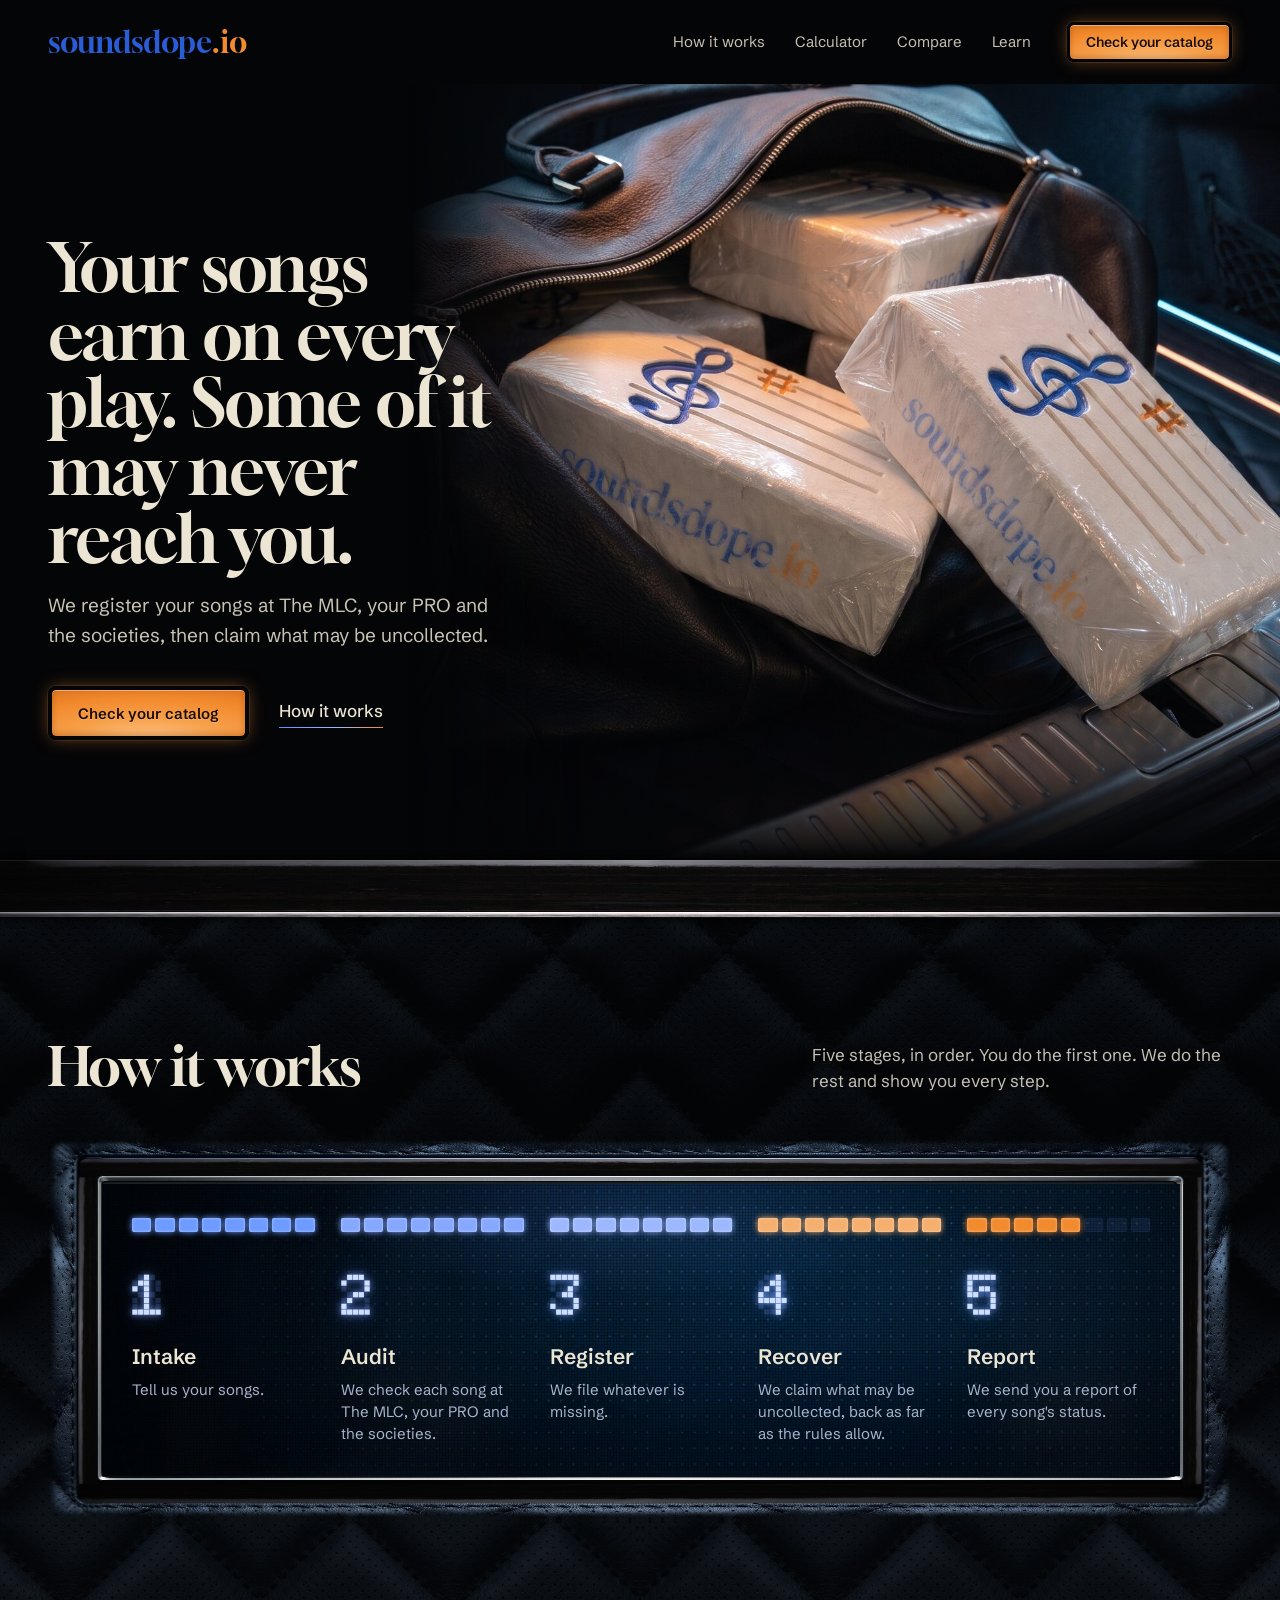
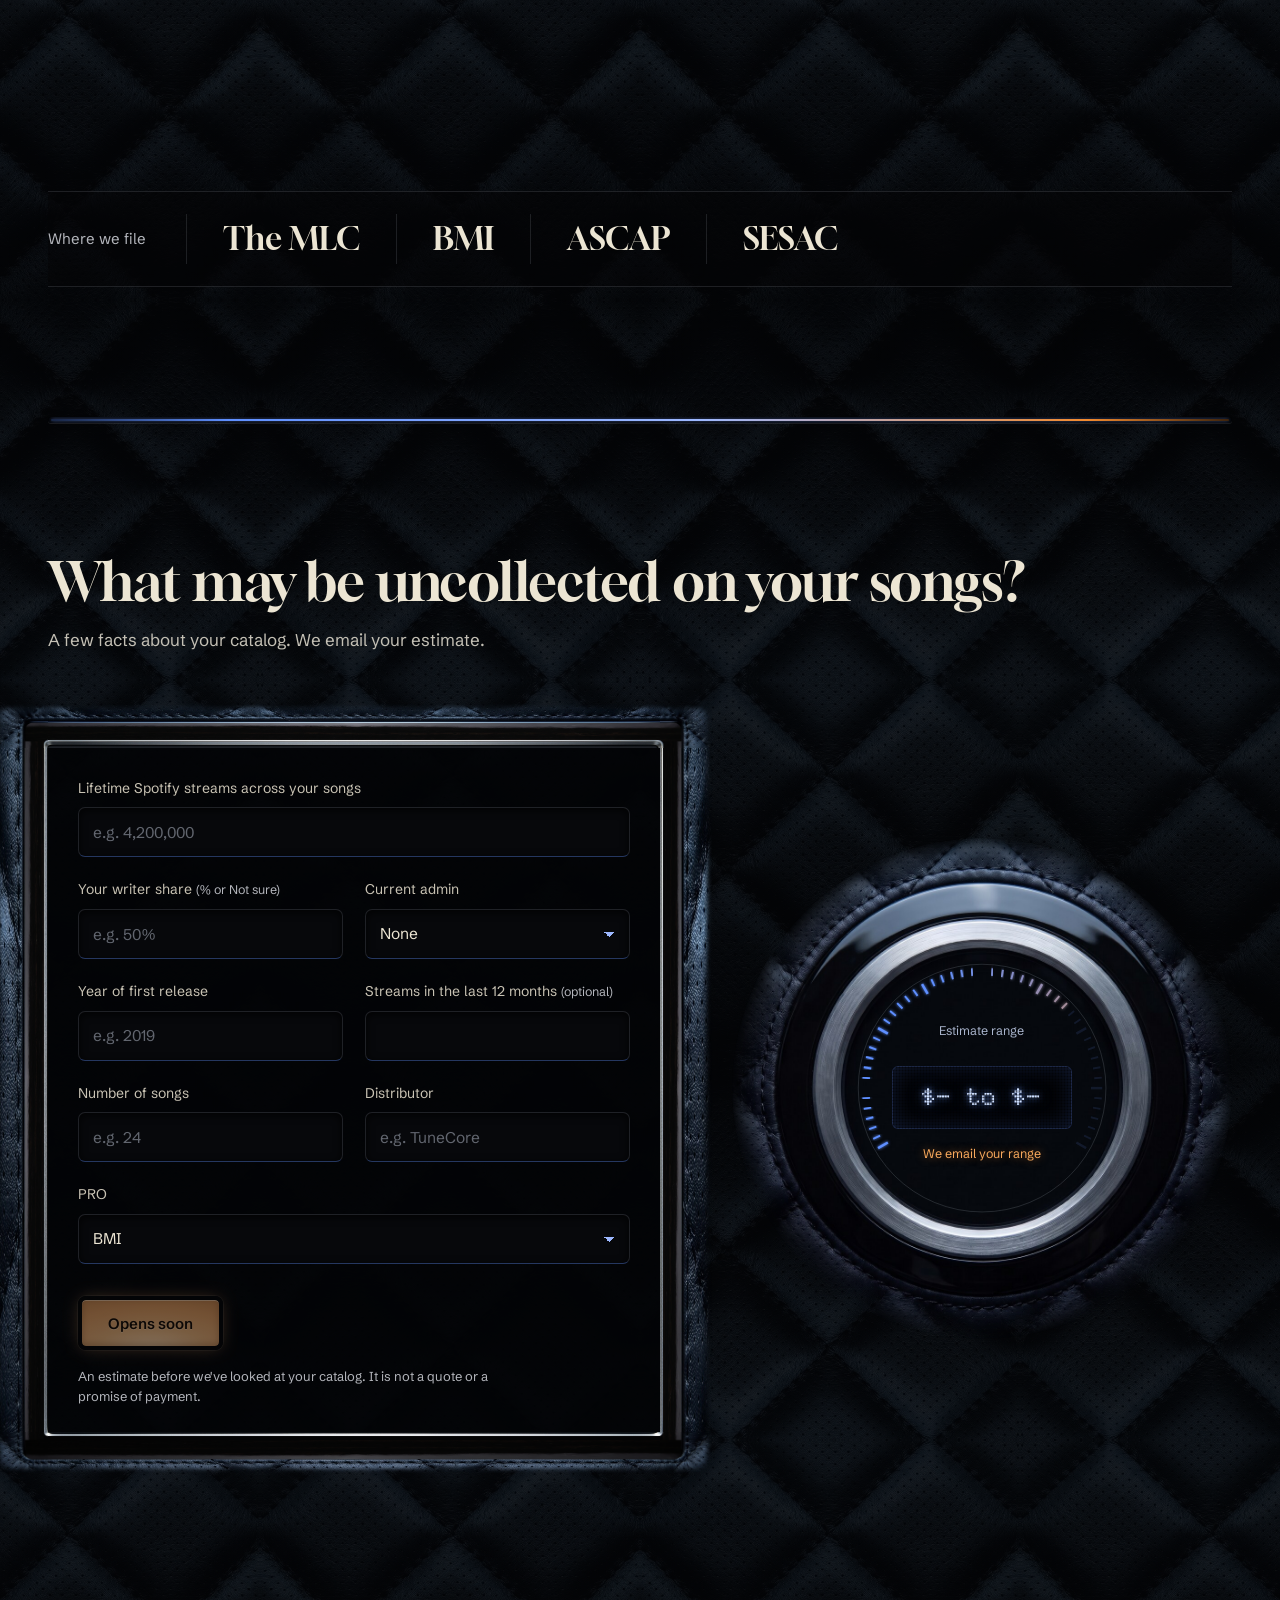
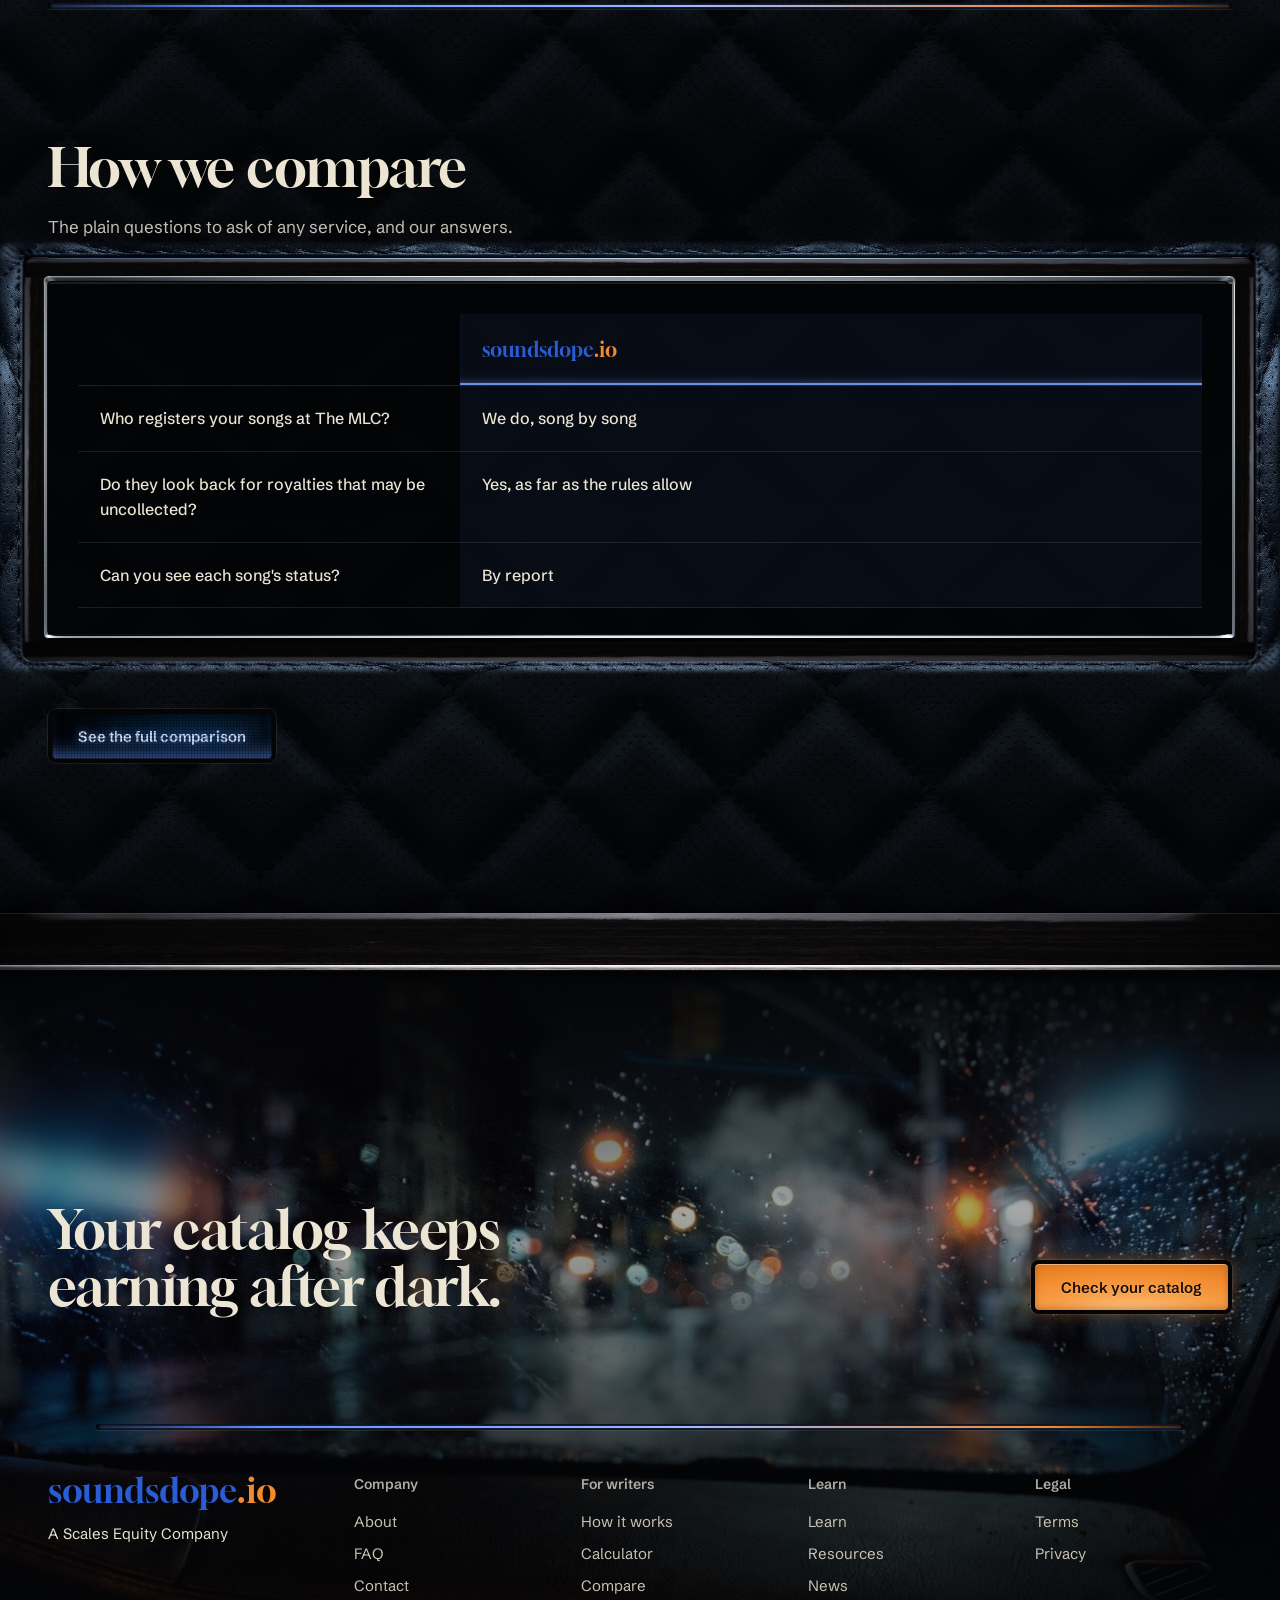
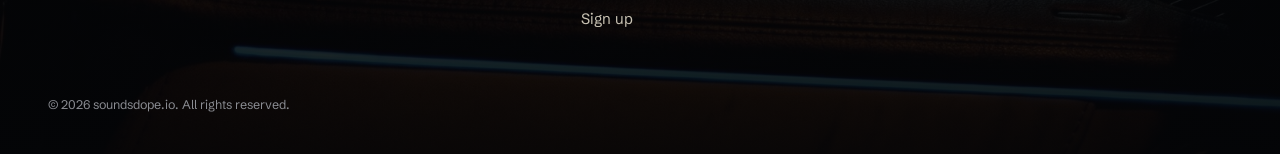
<file: index.html>
<!doctype html>
<html lang="en">
<head>
<meta charset="utf-8">
<meta name="viewport" content="width=device-width, initial-scale=1">
<title>soundsdope.io</title>
<meta name="description" content="We register your songs at The MLC, your PRO and the societies, then claim what may be uncollected.">
<meta name="robots" content="noindex, nofollow">
<link rel="canonical" href="https://www.soundsdope.io/">
<link rel="icon" href="/favicon.svg" type="image/svg+xml">
<link rel="icon" href="/favicon-32.png" sizes="32x32" type="image/png">
<link rel="apple-touch-icon" href="/apple-touch-icon.png">
<meta property="og:type" content="website"><meta property="og:site_name" content="soundsdope.io">
<meta property="og:title" content="soundsdope.io"><meta property="og:description" content="We register your songs at The MLC, your PRO and the societies, then claim what may be uncollected.">
<meta property="og:url" content="https://www.soundsdope.io/"><meta property="og:image" content="https://www.soundsdope.io/og.jpg">
<meta name="twitter:card" content="summary_large_image">
<meta name="theme-color" content="#05070B">
<link rel="preconnect" href="https://fonts.googleapis.com"><link rel="preconnect" href="https://fonts.gstatic.com" crossorigin>
<link rel="stylesheet" href="https://fonts.googleapis.com/css2?family=Doto:wght@500;700;900&family=Gloock&family=Schibsted+Grotesk:wght@400;500;600;700&display=swap">
<link rel="stylesheet" href="/assets/cabin.css">
<style>
.key[disabled]{opacity:.55;cursor:not-allowed;filter:grayscale(.4)}
.soon{font-size:13px;color:#A6A8AE;margin-top:10px}
</style>
</head>
<body>
<header class="nav"><div class="bar">
  <a class="wm" href="/">soundsdope<i>.io</i></a>
  <nav class="links" aria-label="Main"><a href="/how-it-works/">How it works</a><a href="/calculator/">Calculator</a><a href="/compare/">Compare</a><a href="/learn/">Learn</a></nav>
  <a class="key go sm" href="/calculator/">Check your catalog</a>
</div></header>
<main id="top">
  <!-- 1 HERO -->
  <section class="hero">
    <div class="ph" role="img" aria-label="soundsdope.io bricks spilling from a black leather duffle in a car trunk"></div>
    <div class="wrap">
      <h1>Your songs earn on every play. Some of it may never reach you.</h1>
      <p class="lede">We register your songs at The MLC, your PRO and the societies, then claim what may be uncollected.</p>
      <div class="ctas"><a class="key go" href="#calculator">Check your catalog</a><a class="textlink" href="#how">How it works</a></div>
    </div>
    </section><div class="trim" role="presentation"></div>

  <!-- 2 HOW IT WORKS -->
  <section class="how" id="how"><div class="wrap">
    <div class="head">
      <h2>How it works</h2>
      <p class="lede">Five stages, in order. You do the first one. We do the rest and show you every step.</p>
    </div>
    <div class="cluster panel">
      <div class="bars" aria-hidden="true"><span><i class="on" style="--c:#6E9BFF"></i><i class="on" style="--c:#6E9BFF"></i><i class="on" style="--c:#6E9BFF"></i><i class="on" style="--c:#6E9BFF"></i><i class="on" style="--c:#6E9BFF"></i><i class="on" style="--c:#6E9BFF"></i><i class="on" style="--c:#6E9BFF"></i><i class="on" style="--c:#6E9BFF"></i></span><span><i class="on" style="--c:#86A8FF"></i><i class="on" style="--c:#86A8FF"></i><i class="on" style="--c:#86A8FF"></i><i class="on" style="--c:#86A8FF"></i><i class="on" style="--c:#86A8FF"></i><i class="on" style="--c:#86A8FF"></i><i class="on" style="--c:#86A8FF"></i><i class="on" style="--c:#86A8FF"></i></span><span><i class="on" style="--c:#9DB8FF"></i><i class="on" style="--c:#9DB8FF"></i><i class="on" style="--c:#9DB8FF"></i><i class="on" style="--c:#9DB8FF"></i><i class="on" style="--c:#9DB8FF"></i><i class="on" style="--c:#9DB8FF"></i><i class="on" style="--c:#9DB8FF"></i><i class="on" style="--c:#9DB8FF"></i></span><span><i class="on" style="--c:#F5B070"></i><i class="on" style="--c:#F5B070"></i><i class="on" style="--c:#F5B070"></i><i class="on" style="--c:#F5B070"></i><i class="on" style="--c:#F5B070"></i><i class="on" style="--c:#F5B070"></i><i class="on" style="--c:#F5B070"></i><i class="on" style="--c:#F5B070"></i></span><span><i class="on" style="--c:#F28A2E"></i><i class="on" style="--c:#F28A2E"></i><i class="on" style="--c:#F28A2E"></i><i class="on" style="--c:#F28A2E"></i><i class="on" style="--c:#F28A2E"></i><i></i><i></i><i></i></span></div>
      <ol class="track" aria-label="The five stages">
        <li class="stop"><span class="n seg" data-ghost="8">1</span><h3>Intake</h3><p>Tell us your songs.</p></li>
        <li class="stop"><span class="n seg" data-ghost="8">2</span><h3>Audit</h3><p>We check each song at The MLC, your PRO and the societies.</p></li>
        <li class="stop"><span class="n seg" data-ghost="8">3</span><h3>Register</h3><p>We file whatever is missing.</p></li>
        <li class="stop"><span class="n seg" data-ghost="8">4</span><h3>Recover</h3><p>We claim what may be uncollected, back as far as the rules allow.</p></li>
        <li class="stop"><span class="n seg" data-ghost="8">5</span><h3>Report</h3><p>We send you a report of every song's status.</p></li>
      </ol>
    </div>
  </div></section>

  <!-- 3 PROOF -->
  <section class="proof">
    <div class="wrap">
      <div class="where"><span class="lab">Where we file</span><b>The MLC</b><b>BMI</b><b>ASCAP</b><b>SESAC</b></div>
    </div>
  </section>

  <hr class="led">

  <!-- 4 CALCULATOR -->
  <section class="calc" id="calculator">
    <div class="wrap">
      <h2>What may be uncollected on your songs?</h2>
      <p class="lede">A few facts about your catalog. We email your estimate.</p>
      <div class="grid">
        <form onsubmit="return false">
          <div class="fields">
            <div class="f full"><label for="streams">Lifetime Spotify streams across your songs</label><input id="streams" name="streams" placeholder="e.g. 4,200,000"></div>
            <div class="f"><label for="share">Your writer share <small>(% or Not sure)</small></label><input id="share" name="share" placeholder="e.g. 50%"></div>
            <div class="f"><label for="admin">Current admin</label><select id="admin" name="admin"><option>None</option><option>Not sure</option><option>A distributor's publishing add-on</option><option>Another admin</option><option>A publisher deal</option></select></div>
            <div class="f"><label for="year">Year of first release</label><input id="year" name="year" inputmode="numeric" placeholder="e.g. 2019"></div>
            <div class="f"><label for="recent">Streams in the last 12 months <small>(optional)</small></label><input id="recent" name="recent" inputmode="numeric"></div>
            <div class="f"><label for="songs">Number of songs</label><input id="songs" name="songs" inputmode="numeric" placeholder="e.g. 24"></div>
            <div class="f"><label for="dist">Distributor</label><input id="dist" name="dist" placeholder="e.g. TuneCore"></div>
            <div class="f full"><label for="pro">PRO</label><select id="pro" name="pro"><option>BMI</option><option>ASCAP</option><option>SESAC</option><option>GMR</option><option>None</option></select></div>
          </div>
          <button class="key go" type="submit" disabled aria-disabled="true">Opens soon</button>
          <p class="fine">An estimate before we've looked at your catalog. It is not a quote or a promise of payment.</p>
        </form>
        <div class="gauge" role="img" aria-label="Estimate readout">
          <div class="face panel"></div>
          <svg class="dial" viewBox="0 0 400 400" aria-hidden="true"><defs><filter id="glow" x="-50%" y="-50%" width="200%" height="200%"><feGaussianBlur stdDeviation="2.2" result="b"/><feMerge><feMergeNode in="b"/><feMergeNode in="SourceGraphic"/></feMerge></filter></defs><circle cx="200" cy="200" r="198" fill="none" stroke="rgba(160,168,180,.32)" stroke-width="1"/><line x1="49.3" y1="287.0" x2="33.7" y2="296.0" stroke="#5e8fff" stroke-width="4" stroke-linecap="butt" filter="url(#glow)"/><line x1="36.9" y1="276.1" x2="26.0" y2="281.1" stroke="#5e8fff" stroke-width="3" stroke-linecap="butt" filter="url(#glow)"/><line x1="30.9" y1="261.6" x2="19.6" y2="265.7" stroke="#5e8fff" stroke-width="3" stroke-linecap="butt" filter="url(#glow)"/><line x1="26.1" y1="246.6" x2="14.5" y2="249.7" stroke="#5e8fff" stroke-width="3" stroke-linecap="butt" filter="url(#glow)"/><line x1="22.7" y1="231.3" x2="10.9" y2="233.3" stroke="#5e8fff" stroke-width="3" stroke-linecap="butt" filter="url(#glow)"/><line x1="20.7" y1="215.7" x2="8.7" y2="216.7" stroke="#5e8fff" stroke-width="3" stroke-linecap="butt" filter="url(#glow)"/><line x1="26.0" y1="200.0" x2="8.0" y2="200.0" stroke="#5e8fff" stroke-width="4" stroke-linecap="butt" filter="url(#glow)"/><line x1="20.7" y1="184.3" x2="8.7" y2="183.3" stroke="#5e8fff" stroke-width="3" stroke-linecap="butt" filter="url(#glow)"/><line x1="22.7" y1="168.7" x2="10.9" y2="166.7" stroke="#5e8fff" stroke-width="3" stroke-linecap="butt" filter="url(#glow)"/><line x1="26.1" y1="153.4" x2="14.5" y2="150.3" stroke="#5e8fff" stroke-width="3" stroke-linecap="butt" filter="url(#glow)"/><line x1="30.9" y1="138.4" x2="19.6" y2="134.3" stroke="#5e8fff" stroke-width="3" stroke-linecap="butt" filter="url(#glow)"/><line x1="36.9" y1="123.9" x2="26.0" y2="118.9" stroke="#5e8fff" stroke-width="3" stroke-linecap="butt" filter="url(#glow)"/><line x1="49.3" y1="113.0" x2="33.7" y2="104.0" stroke="#5e8fff" stroke-width="4" stroke-linecap="butt" filter="url(#glow)"/><line x1="52.6" y1="96.8" x2="42.7" y2="89.9" stroke="#5e8fff" stroke-width="3" stroke-linecap="butt" filter="url(#glow)"/><line x1="62.1" y1="84.3" x2="52.9" y2="76.6" stroke="#5e8fff" stroke-width="3" stroke-linecap="butt" filter="url(#glow)"/><line x1="72.7" y1="72.7" x2="64.2" y2="64.2" stroke="#5e8fff" stroke-width="3" stroke-linecap="butt" filter="url(#glow)"/><line x1="84.3" y1="62.1" x2="76.6" y2="52.9" stroke="#5e8fff" stroke-width="3" stroke-linecap="butt" filter="url(#glow)"/><line x1="96.8" y1="52.6" x2="89.9" y2="42.7" stroke="#5e8fff" stroke-width="3" stroke-linecap="butt" filter="url(#glow)"/><line x1="113.0" y1="49.3" x2="104.0" y2="33.7" stroke="#5e8fff" stroke-width="4" stroke-linecap="butt" filter="url(#glow)"/><line x1="123.9" y1="36.9" x2="118.9" y2="26.0" stroke="#5e8fff" stroke-width="3" stroke-linecap="butt" filter="url(#glow)"/><line x1="138.4" y1="30.9" x2="134.3" y2="19.6" stroke="#628ff9" stroke-width="3" stroke-linecap="butt" filter="url(#glow)"/><line x1="153.4" y1="26.1" x2="150.3" y2="14.5" stroke="#678ff2" stroke-width="3" stroke-linecap="butt" filter="url(#glow)"/><line x1="168.7" y1="22.7" x2="166.7" y2="10.9" stroke="#6c8feb" stroke-width="3" stroke-linecap="butt" filter="url(#glow)"/><line x1="184.3" y1="20.7" x2="183.3" y2="8.7" stroke="#728ee3" stroke-width="3" stroke-linecap="butt" filter="url(#glow)"/><line x1="200.0" y1="26.0" x2="200.0" y2="8.0" stroke="#778edc" stroke-width="4" stroke-linecap="butt" filter="url(#glow)"/><line x1="215.7" y1="20.7" x2="216.7" y2="8.7" stroke="#7c8ed5" stroke-width="3" stroke-linecap="butt" filter="url(#glow)"/><line x1="231.3" y1="22.7" x2="233.3" y2="10.9" stroke="#818ece" stroke-width="3" stroke-linecap="butt" filter="url(#glow)"/><line x1="246.6" y1="26.1" x2="249.7" y2="14.5" stroke="#868ec6" stroke-width="3" stroke-linecap="butt" filter="url(#glow)"/><line x1="261.6" y1="30.9" x2="265.7" y2="19.6" stroke="#8b8dbf" stroke-width="3" stroke-linecap="butt" filter="url(#glow)"/><line x1="276.1" y1="36.9" x2="281.1" y2="26.0" stroke="#908db8" stroke-width="3" stroke-linecap="butt" filter="url(#glow)"/><line x1="287.0" y1="49.3" x2="296.0" y2="33.7" stroke="#968db1" stroke-width="4" stroke-linecap="butt" filter="url(#glow)"/><line x1="303.2" y1="52.6" x2="310.1" y2="42.7" stroke="#9b8da9" stroke-width="3" stroke-linecap="butt" filter="url(#glow)"/><line x1="315.7" y1="62.1" x2="323.4" y2="52.9" stroke="#a08da2" stroke-width="3" stroke-linecap="butt" filter="url(#glow)"/><line x1="327.3" y1="72.7" x2="335.8" y2="64.2" stroke="#a58d9b" stroke-width="3" stroke-linecap="butt" filter="url(#glow)"/><line x1="337.9" y1="84.3" x2="347.1" y2="76.6" stroke="rgba(110,150,255,.12)" stroke-width="3" stroke-linecap="butt"/><line x1="347.4" y1="96.8" x2="357.3" y2="89.9" stroke="rgba(110,150,255,.12)" stroke-width="3" stroke-linecap="butt"/><line x1="350.7" y1="113.0" x2="366.3" y2="104.0" stroke="rgba(110,150,255,.12)" stroke-width="4" stroke-linecap="butt"/><line x1="363.1" y1="123.9" x2="374.0" y2="118.9" stroke="rgba(110,150,255,.12)" stroke-width="3" stroke-linecap="butt"/><line x1="369.1" y1="138.4" x2="380.4" y2="134.3" stroke="rgba(110,150,255,.12)" stroke-width="3" stroke-linecap="butt"/><line x1="373.9" y1="153.4" x2="385.5" y2="150.3" stroke="rgba(110,150,255,.12)" stroke-width="3" stroke-linecap="butt"/><line x1="377.3" y1="168.7" x2="389.1" y2="166.7" stroke="rgba(110,150,255,.12)" stroke-width="3" stroke-linecap="butt"/><line x1="379.3" y1="184.3" x2="391.3" y2="183.3" stroke="rgba(110,150,255,.12)" stroke-width="3" stroke-linecap="butt"/><line x1="374.0" y1="200.0" x2="392.0" y2="200.0" stroke="rgba(110,150,255,.12)" stroke-width="4" stroke-linecap="butt"/><line x1="379.3" y1="215.7" x2="391.3" y2="216.7" stroke="rgba(110,150,255,.12)" stroke-width="3" stroke-linecap="butt"/><line x1="377.3" y1="231.3" x2="389.1" y2="233.3" stroke="rgba(110,150,255,.12)" stroke-width="3" stroke-linecap="butt"/><line x1="373.9" y1="246.6" x2="385.5" y2="249.7" stroke="rgba(110,150,255,.12)" stroke-width="3" stroke-linecap="butt"/><line x1="369.1" y1="261.6" x2="380.4" y2="265.7" stroke="rgba(110,150,255,.12)" stroke-width="3" stroke-linecap="butt"/><line x1="363.1" y1="276.1" x2="374.0" y2="281.1" stroke="rgba(110,150,255,.12)" stroke-width="3" stroke-linecap="butt"/><line x1="350.7" y1="287.0" x2="366.3" y2="296.0" stroke="rgba(110,150,255,.12)" stroke-width="4" stroke-linecap="butt"/></svg>
          <span class="k">Estimate range</span><div class="read"><span class="v seg" data-ghost="$8 to $8">$- to $-</span></div><span class="s">We email your range</span>
        </div>
      </div>
    </div>
  </section>

  <hr class="led">

  <!-- 5 COMPARISON TEASER -->
  <section class="compare" id="compare">
    <div class="wrap">
      <h2>How we compare</h2>
      <p class="lede">The plain questions to ask of any service, and our answers.</p>
      <div class="wide"><table>
        <thead><tr><th></th><th class="us">soundsdope<i>.io</i></th></tr></thead>
        <tbody>
          <tr><th>Who registers your songs at The MLC?</th><td class="us" data-l="soundsdope.io">We do, song by song</td></tr>
          
          <tr><th>Do they look back for royalties that may be uncollected?</th><td class="us" data-l="soundsdope.io">Yes, as far as the rules allow</td></tr>
          <tr><th>Can you see each song's status?</th><td class="us" data-l="soundsdope.io">By report</td></tr>
        </tbody>
      </table></div>
      
      <div class="more"><a class="key blue" href="/compare/">See the full comparison</a></div>
    </div>
  </section>
</main>

<div class="trim" role="presentation"></div>
<footer>
  <div class="ph" aria-hidden="true"></div>
  <div class="wrap">
    <div class="closer">
      <h2>Your catalog keeps earning after dark.</h2>
      <a class="key go" href="/calculator/">Check your catalog</a>
    </div>
    <hr class="led">
    <div class="fgrid">
      <div><a class="wm" href="/">soundsdope<i>.io</i></a><p class="scales">A Scales Equity Company</p></div>
      <div><h4>Company</h4><a href="/about/">About</a><a href="/faq/">FAQ</a><a href="/contact/">Contact</a></div>
      <div><h4>For writers</h4><a href="/how-it-works/">How it works</a><a href="/calculator/">Calculator</a><a href="/compare/">Compare</a><a href="/start/">Sign up</a></div>
      <div><h4>Learn</h4><a href="/learn/">Learn</a><a href="/resources/">Resources</a><a href="/news/">News</a></div>
      <div><h4>Legal</h4><a href="/terms/">Terms</a><a href="/privacy/">Privacy</a></div>
    </div>
    <div class="legal"><span>&copy; 2026 soundsdope.io. All rights reserved.</span></div>
  </div>
</footer>
</body>
</html>
</file>
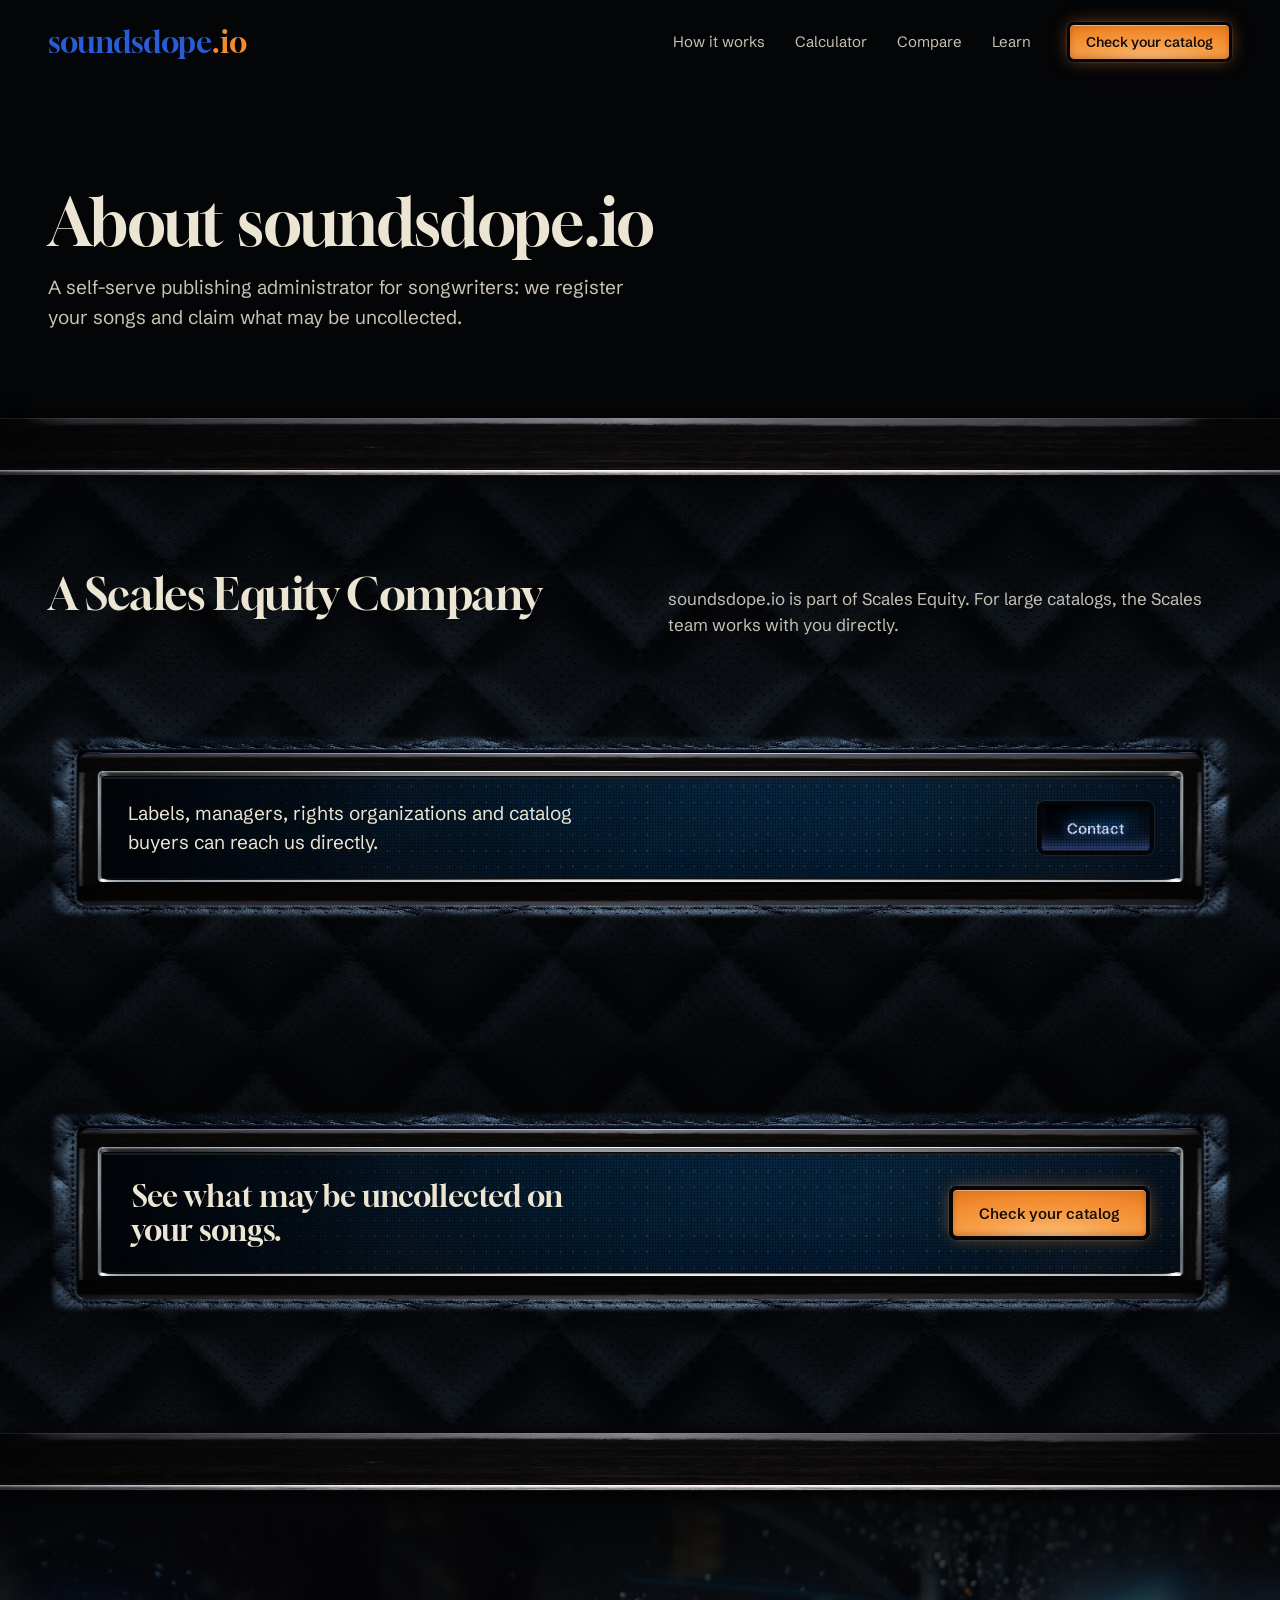
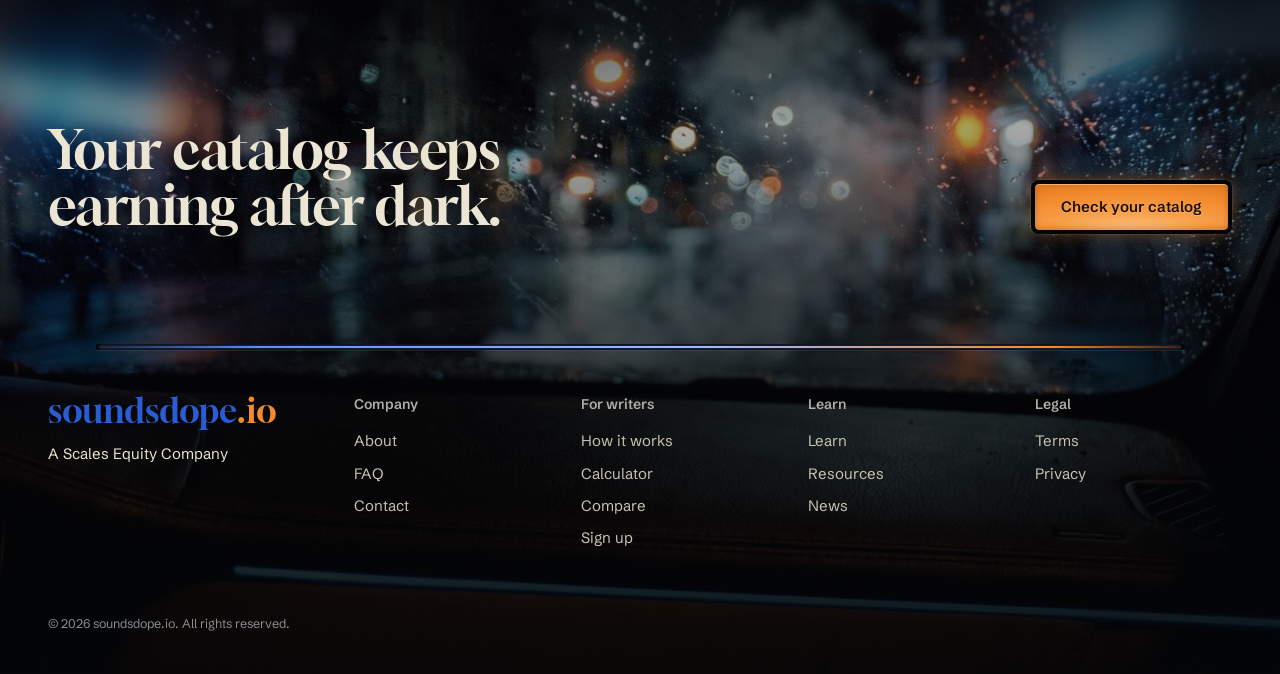
<file: about/index.html>
<!doctype html>
<html lang="en">
<head>
<meta charset="utf-8">
<meta name="viewport" content="width=device-width, initial-scale=1">
<title>About · soundsdope.io</title>
<meta name="description" content="A self-serve publishing administrator for songwriters: we register your songs and claim what may be uncollected.">
<meta name="robots" content="noindex, nofollow">
<link rel="canonical" href="https://www.soundsdope.io/about/">
<link rel="icon" href="/favicon.svg" type="image/svg+xml">
<link rel="icon" href="/favicon-32.png" sizes="32x32" type="image/png">
<link rel="apple-touch-icon" href="/apple-touch-icon.png">
<meta property="og:type" content="website"><meta property="og:site_name" content="soundsdope.io">
<meta property="og:title" content="About · soundsdope.io"><meta property="og:description" content="A self-serve publishing administrator for songwriters: we register your songs and claim what may be uncollected.">
<meta property="og:url" content="https://www.soundsdope.io/about/"><meta property="og:image" content="https://www.soundsdope.io/og.jpg">
<meta name="twitter:card" content="summary_large_image">
<meta name="theme-color" content="#05070B">
<link rel="preconnect" href="https://fonts.googleapis.com"><link rel="preconnect" href="https://fonts.gstatic.com" crossorigin>
<link rel="stylesheet" href="https://fonts.googleapis.com/css2?family=Doto:wght@500;700;900&family=Gloock&family=Schibsted+Grotesk:wght@400;500;600;700&display=swap">
<link rel="stylesheet" href="/assets/cabin.css">
<style>
.key[disabled]{opacity:.55;cursor:not-allowed;filter:grayscale(.4)}
.soon{font-size:13px;color:#A6A8AE;margin-top:10px}
</style>
</head>
<body>
<header class="nav"><div class="bar">
  <a class="wm" href="/">soundsdope<i>.io</i></a>
  <nav class="links" aria-label="Main"><a href="/how-it-works/">How it works</a><a href="/calculator/">Calculator</a><a href="/compare/">Compare</a><a href="/learn/">Learn</a></nav>
  <a class="key go sm" href="/calculator/">Check your catalog</a>
</div></header>
<main id="top">
<section class="phead"><div class="wrap"><h1>About soundsdope.io</h1><p class="lede">A self-serve publishing administrator for songwriters: we register your songs and claim what may be uncollected.</p></div><span class="seam" aria-hidden="true"></span></section><div class="trim" role="presentation"></div><section class="sec "><div class="wrap"><div class="two"><h2>A Scales Equity Company</h2><div><p class="lede" style="max-width:none">soundsdope.io is part of Scales Equity. For large catalogs, the Scales team works with you directly.</p></div></div></div></section><section class="sec "><div class="wrap"><div class="route panel"><p>Labels, managers, rights organizations and catalog buyers can reach us directly.</p><a class="key blue" href="/contact/">Contact</a></div></div></section><section class="sec "><div class="wrap"><div class="cta panel"><p>See what may be uncollected on your songs.</p><a class="key go" href="/calculator/">Check your catalog</a></div></div></section>
</main>

<div class="trim" role="presentation"></div>
<footer>
  <div class="ph" aria-hidden="true"></div>
  <div class="wrap">
    <div class="closer">
      <h2>Your catalog keeps earning after dark.</h2>
      <a class="key go" href="/calculator/">Check your catalog</a>
    </div>
    <hr class="led">
    <div class="fgrid">
      <div><a class="wm" href="/">soundsdope<i>.io</i></a><p class="scales">A Scales Equity Company</p></div>
      <div><h4>Company</h4><a href="/about/">About</a><a href="/faq/">FAQ</a><a href="/contact/">Contact</a></div>
      <div><h4>For writers</h4><a href="/how-it-works/">How it works</a><a href="/calculator/">Calculator</a><a href="/compare/">Compare</a><a href="/start/">Sign up</a></div>
      <div><h4>Learn</h4><a href="/learn/">Learn</a><a href="/resources/">Resources</a><a href="/news/">News</a></div>
      <div><h4>Legal</h4><a href="/terms/">Terms</a><a href="/privacy/">Privacy</a></div>
    </div>
    <div class="legal"><span>&copy; 2026 soundsdope.io. All rights reserved.</span></div>
  </div>
</footer>
</body>
</html>
</file>
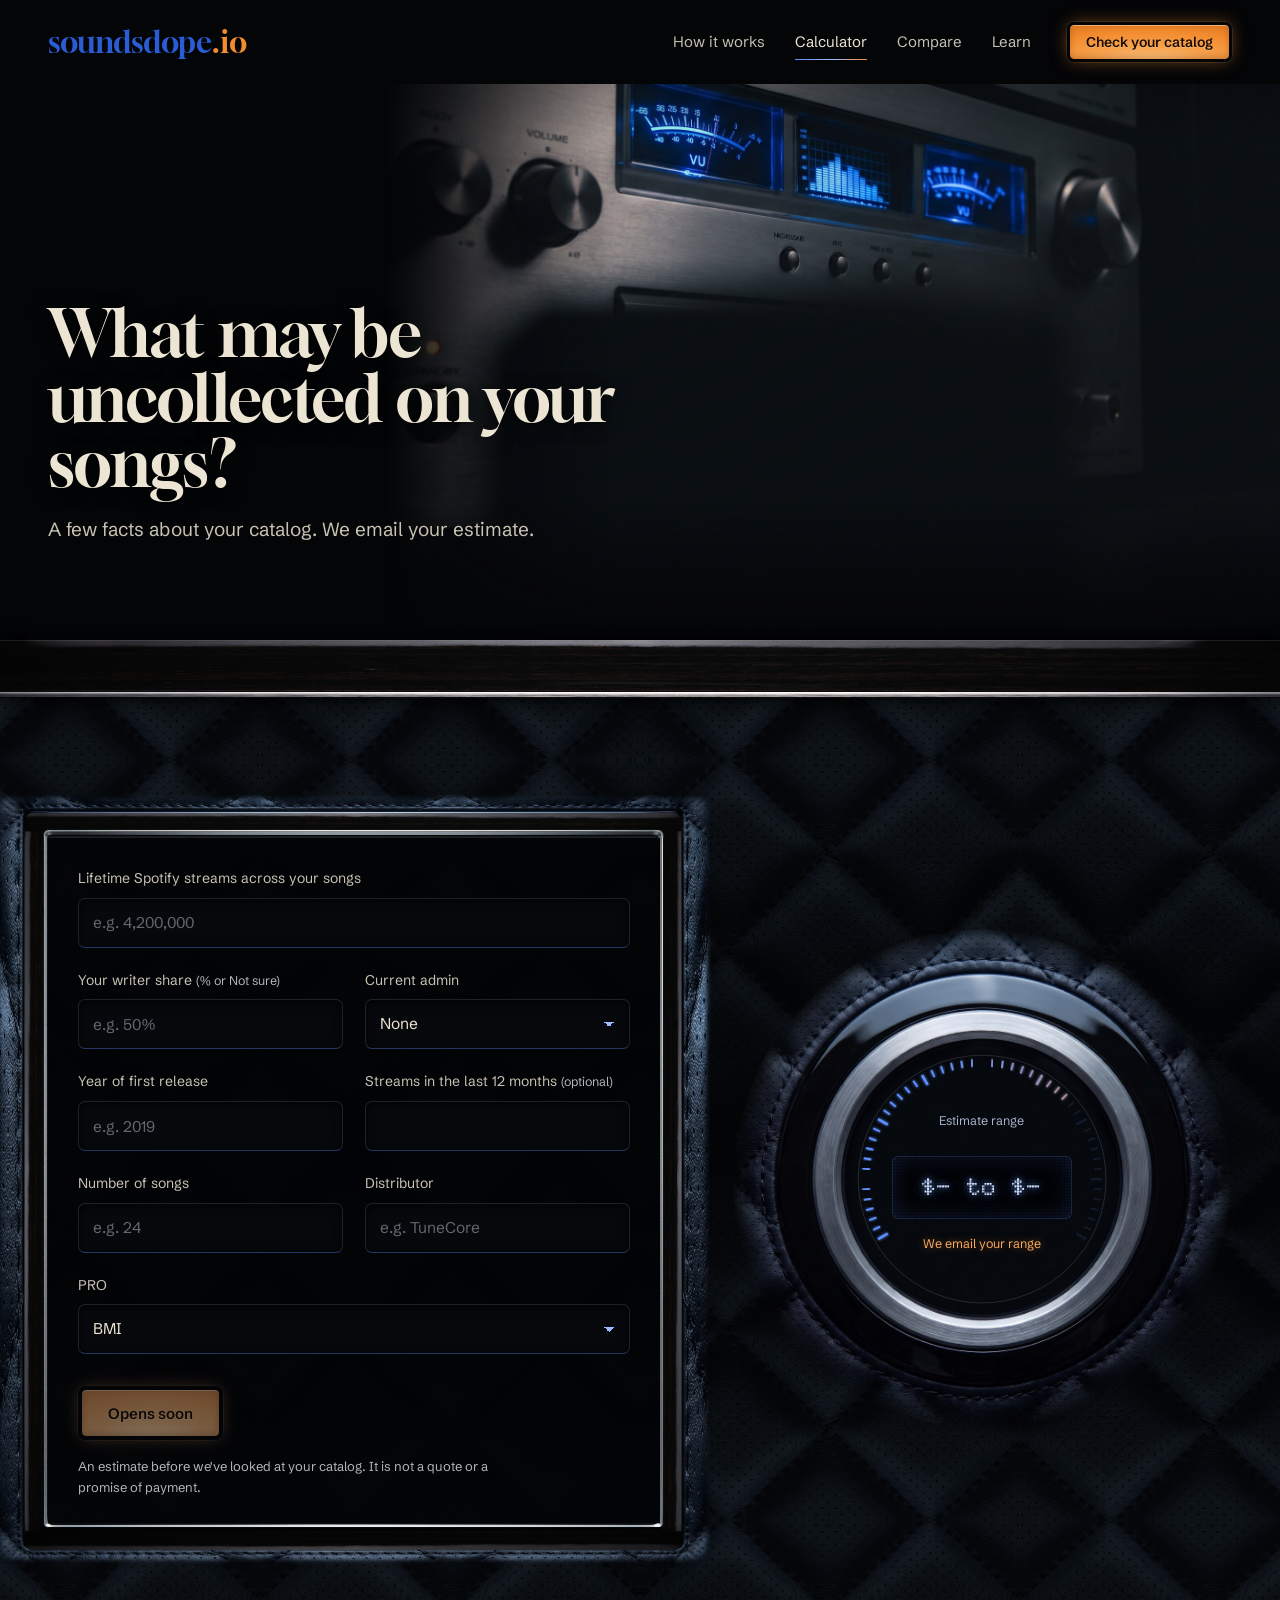
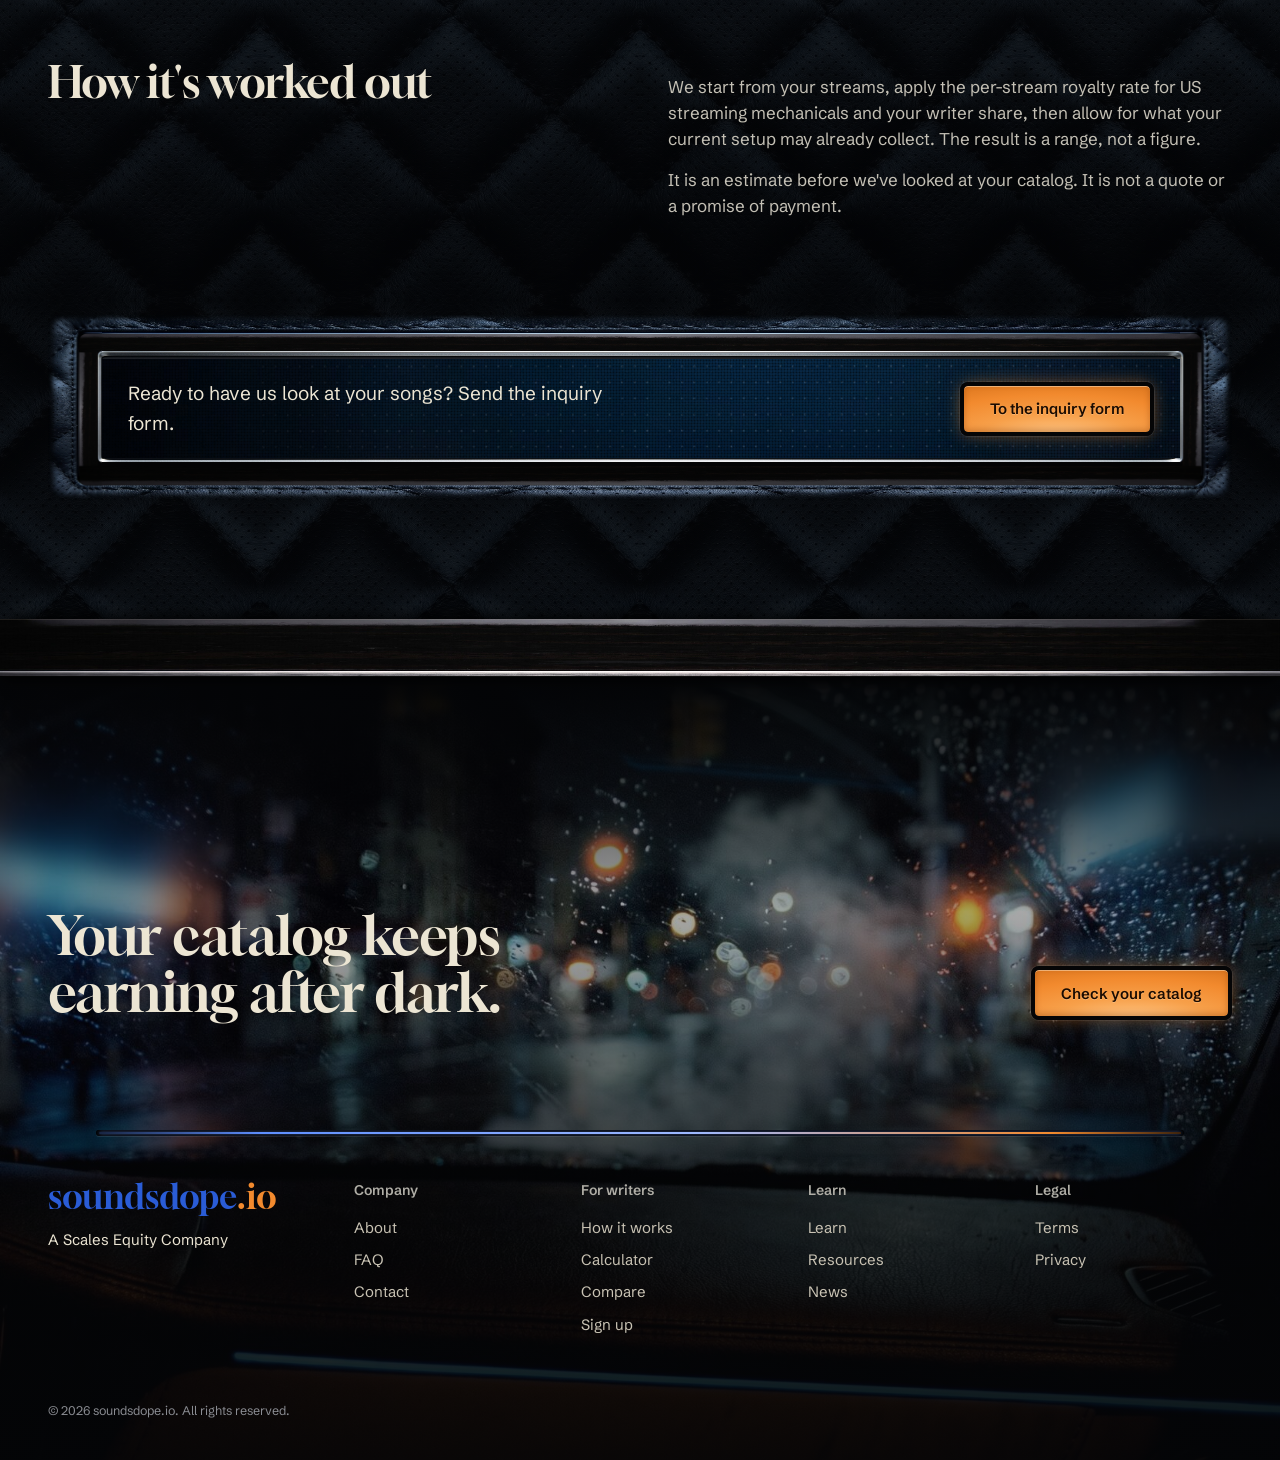
<file: calculator/index.html>
<!doctype html>
<html lang="en">
<head>
<meta charset="utf-8">
<meta name="viewport" content="width=device-width, initial-scale=1">
<title>Calculator · soundsdope.io</title>
<meta name="description" content="A few facts about your catalog. We email your estimate.">
<meta name="robots" content="noindex, nofollow">
<link rel="canonical" href="https://www.soundsdope.io/calculator/">
<link rel="icon" href="/favicon.svg" type="image/svg+xml">
<link rel="icon" href="/favicon-32.png" sizes="32x32" type="image/png">
<link rel="apple-touch-icon" href="/apple-touch-icon.png">
<meta property="og:type" content="website"><meta property="og:site_name" content="soundsdope.io">
<meta property="og:title" content="Calculator · soundsdope.io"><meta property="og:description" content="A few facts about your catalog. We email your estimate.">
<meta property="og:url" content="https://www.soundsdope.io/calculator/"><meta property="og:image" content="https://www.soundsdope.io/og.jpg">
<meta name="twitter:card" content="summary_large_image">
<meta name="theme-color" content="#05070B">
<link rel="preconnect" href="https://fonts.googleapis.com"><link rel="preconnect" href="https://fonts.gstatic.com" crossorigin>
<link rel="stylesheet" href="https://fonts.googleapis.com/css2?family=Doto:wght@500;700;900&family=Gloock&family=Schibsted+Grotesk:wght@400;500;600;700&display=swap">
<link rel="stylesheet" href="/assets/cabin.css">
<style>
.key[disabled]{opacity:.55;cursor:not-allowed;filter:grayscale(.4)}
.soon{font-size:13px;color:#A6A8AE;margin-top:10px}
</style>
</head>
<body>
<header class="nav"><div class="bar">
  <a class="wm" href="/">soundsdope<i>.io</i></a>
  <nav class="links" aria-label="Main"><a href="/how-it-works/">How it works</a><a href="/calculator/" aria-current="page">Calculator</a><a href="/compare/">Compare</a><a href="/learn/">Learn</a></nav>
  <a class="key go sm" href="/calculator/">Check your catalog</a>
</div></header>
<main id="top">
<section class="phead photo"><div class="ph" style="background-image:url(/assets/img/hifi.jpg);--pos:70% 40%" role="img" aria-label="header photograph"></div><div class="wrap"><h1>What may be uncollected on your songs?</h1><p class="lede">A few facts about your catalog. We email your estimate.</p></div><span class="seam" aria-hidden="true"></span></section><div class="trim" role="presentation"></div><section class="sec calc-sec"><div class="wrap"><div class="calcpage"><div class="grid">
        <form onsubmit="return false">
          <div class="fields">
            <div class="f full"><label for="streams">Lifetime Spotify streams across your songs</label><input id="streams" name="streams" placeholder="e.g. 4,200,000"></div>
            <div class="f"><label for="share">Your writer share <small>(% or Not sure)</small></label><input id="share" name="share" placeholder="e.g. 50%"></div>
            <div class="f"><label for="admin">Current admin</label><select id="admin" name="admin"><option>None</option><option>Not sure</option><option>A distributor's publishing add-on</option><option>Another admin</option><option>A publisher deal</option></select></div>
            <div class="f"><label for="year">Year of first release</label><input id="year" name="year" inputmode="numeric" placeholder="e.g. 2019"></div>
            <div class="f"><label for="recent">Streams in the last 12 months <small>(optional)</small></label><input id="recent" name="recent" inputmode="numeric"></div>
            <div class="f"><label for="songs">Number of songs</label><input id="songs" name="songs" inputmode="numeric" placeholder="e.g. 24"></div>
            <div class="f"><label for="dist">Distributor</label><input id="dist" name="dist" placeholder="e.g. TuneCore"></div>
            <div class="f full"><label for="pro">PRO</label><select id="pro" name="pro"><option>BMI</option><option>ASCAP</option><option>SESAC</option><option>GMR</option><option>None</option></select></div>
          </div>
          <button class="key go" type="submit" disabled aria-disabled="true">Opens soon</button>
          <p class="fine">An estimate before we've looked at your catalog. It is not a quote or a promise of payment.</p>
        </form>
        <div class="gauge" role="img" aria-label="Estimate readout">
          <div class="face panel"></div>
          <svg class="dial" viewBox="0 0 400 400" aria-hidden="true"><defs><filter id="glow" x="-50%" y="-50%" width="200%" height="200%"><feGaussianBlur stdDeviation="2.2" result="b"/><feMerge><feMergeNode in="b"/><feMergeNode in="SourceGraphic"/></feMerge></filter></defs><circle cx="200" cy="200" r="198" fill="none" stroke="rgba(160,168,180,.32)" stroke-width="1"/><line x1="49.3" y1="287.0" x2="33.7" y2="296.0" stroke="#5e8fff" stroke-width="4" stroke-linecap="butt" filter="url(#glow)"/><line x1="36.9" y1="276.1" x2="26.0" y2="281.1" stroke="#5e8fff" stroke-width="3" stroke-linecap="butt" filter="url(#glow)"/><line x1="30.9" y1="261.6" x2="19.6" y2="265.7" stroke="#5e8fff" stroke-width="3" stroke-linecap="butt" filter="url(#glow)"/><line x1="26.1" y1="246.6" x2="14.5" y2="249.7" stroke="#5e8fff" stroke-width="3" stroke-linecap="butt" filter="url(#glow)"/><line x1="22.7" y1="231.3" x2="10.9" y2="233.3" stroke="#5e8fff" stroke-width="3" stroke-linecap="butt" filter="url(#glow)"/><line x1="20.7" y1="215.7" x2="8.7" y2="216.7" stroke="#5e8fff" stroke-width="3" stroke-linecap="butt" filter="url(#glow)"/><line x1="26.0" y1="200.0" x2="8.0" y2="200.0" stroke="#5e8fff" stroke-width="4" stroke-linecap="butt" filter="url(#glow)"/><line x1="20.7" y1="184.3" x2="8.7" y2="183.3" stroke="#5e8fff" stroke-width="3" stroke-linecap="butt" filter="url(#glow)"/><line x1="22.7" y1="168.7" x2="10.9" y2="166.7" stroke="#5e8fff" stroke-width="3" stroke-linecap="butt" filter="url(#glow)"/><line x1="26.1" y1="153.4" x2="14.5" y2="150.3" stroke="#5e8fff" stroke-width="3" stroke-linecap="butt" filter="url(#glow)"/><line x1="30.9" y1="138.4" x2="19.6" y2="134.3" stroke="#5e8fff" stroke-width="3" stroke-linecap="butt" filter="url(#glow)"/><line x1="36.9" y1="123.9" x2="26.0" y2="118.9" stroke="#5e8fff" stroke-width="3" stroke-linecap="butt" filter="url(#glow)"/><line x1="49.3" y1="113.0" x2="33.7" y2="104.0" stroke="#5e8fff" stroke-width="4" stroke-linecap="butt" filter="url(#glow)"/><line x1="52.6" y1="96.8" x2="42.7" y2="89.9" stroke="#5e8fff" stroke-width="3" stroke-linecap="butt" filter="url(#glow)"/><line x1="62.1" y1="84.3" x2="52.9" y2="76.6" stroke="#5e8fff" stroke-width="3" stroke-linecap="butt" filter="url(#glow)"/><line x1="72.7" y1="72.7" x2="64.2" y2="64.2" stroke="#5e8fff" stroke-width="3" stroke-linecap="butt" filter="url(#glow)"/><line x1="84.3" y1="62.1" x2="76.6" y2="52.9" stroke="#5e8fff" stroke-width="3" stroke-linecap="butt" filter="url(#glow)"/><line x1="96.8" y1="52.6" x2="89.9" y2="42.7" stroke="#5e8fff" stroke-width="3" stroke-linecap="butt" filter="url(#glow)"/><line x1="113.0" y1="49.3" x2="104.0" y2="33.7" stroke="#5e8fff" stroke-width="4" stroke-linecap="butt" filter="url(#glow)"/><line x1="123.9" y1="36.9" x2="118.9" y2="26.0" stroke="#5e8fff" stroke-width="3" stroke-linecap="butt" filter="url(#glow)"/><line x1="138.4" y1="30.9" x2="134.3" y2="19.6" stroke="#628ff9" stroke-width="3" stroke-linecap="butt" filter="url(#glow)"/><line x1="153.4" y1="26.1" x2="150.3" y2="14.5" stroke="#678ff2" stroke-width="3" stroke-linecap="butt" filter="url(#glow)"/><line x1="168.7" y1="22.7" x2="166.7" y2="10.9" stroke="#6c8feb" stroke-width="3" stroke-linecap="butt" filter="url(#glow)"/><line x1="184.3" y1="20.7" x2="183.3" y2="8.7" stroke="#728ee3" stroke-width="3" stroke-linecap="butt" filter="url(#glow)"/><line x1="200.0" y1="26.0" x2="200.0" y2="8.0" stroke="#778edc" stroke-width="4" stroke-linecap="butt" filter="url(#glow)"/><line x1="215.7" y1="20.7" x2="216.7" y2="8.7" stroke="#7c8ed5" stroke-width="3" stroke-linecap="butt" filter="url(#glow)"/><line x1="231.3" y1="22.7" x2="233.3" y2="10.9" stroke="#818ece" stroke-width="3" stroke-linecap="butt" filter="url(#glow)"/><line x1="246.6" y1="26.1" x2="249.7" y2="14.5" stroke="#868ec6" stroke-width="3" stroke-linecap="butt" filter="url(#glow)"/><line x1="261.6" y1="30.9" x2="265.7" y2="19.6" stroke="#8b8dbf" stroke-width="3" stroke-linecap="butt" filter="url(#glow)"/><line x1="276.1" y1="36.9" x2="281.1" y2="26.0" stroke="#908db8" stroke-width="3" stroke-linecap="butt" filter="url(#glow)"/><line x1="287.0" y1="49.3" x2="296.0" y2="33.7" stroke="#968db1" stroke-width="4" stroke-linecap="butt" filter="url(#glow)"/><line x1="303.2" y1="52.6" x2="310.1" y2="42.7" stroke="#9b8da9" stroke-width="3" stroke-linecap="butt" filter="url(#glow)"/><line x1="315.7" y1="62.1" x2="323.4" y2="52.9" stroke="#a08da2" stroke-width="3" stroke-linecap="butt" filter="url(#glow)"/><line x1="327.3" y1="72.7" x2="335.8" y2="64.2" stroke="#a58d9b" stroke-width="3" stroke-linecap="butt" filter="url(#glow)"/><line x1="337.9" y1="84.3" x2="347.1" y2="76.6" stroke="rgba(110,150,255,.12)" stroke-width="3" stroke-linecap="butt"/><line x1="347.4" y1="96.8" x2="357.3" y2="89.9" stroke="rgba(110,150,255,.12)" stroke-width="3" stroke-linecap="butt"/><line x1="350.7" y1="113.0" x2="366.3" y2="104.0" stroke="rgba(110,150,255,.12)" stroke-width="4" stroke-linecap="butt"/><line x1="363.1" y1="123.9" x2="374.0" y2="118.9" stroke="rgba(110,150,255,.12)" stroke-width="3" stroke-linecap="butt"/><line x1="369.1" y1="138.4" x2="380.4" y2="134.3" stroke="rgba(110,150,255,.12)" stroke-width="3" stroke-linecap="butt"/><line x1="373.9" y1="153.4" x2="385.5" y2="150.3" stroke="rgba(110,150,255,.12)" stroke-width="3" stroke-linecap="butt"/><line x1="377.3" y1="168.7" x2="389.1" y2="166.7" stroke="rgba(110,150,255,.12)" stroke-width="3" stroke-linecap="butt"/><line x1="379.3" y1="184.3" x2="391.3" y2="183.3" stroke="rgba(110,150,255,.12)" stroke-width="3" stroke-linecap="butt"/><line x1="374.0" y1="200.0" x2="392.0" y2="200.0" stroke="rgba(110,150,255,.12)" stroke-width="4" stroke-linecap="butt"/><line x1="379.3" y1="215.7" x2="391.3" y2="216.7" stroke="rgba(110,150,255,.12)" stroke-width="3" stroke-linecap="butt"/><line x1="377.3" y1="231.3" x2="389.1" y2="233.3" stroke="rgba(110,150,255,.12)" stroke-width="3" stroke-linecap="butt"/><line x1="373.9" y1="246.6" x2="385.5" y2="249.7" stroke="rgba(110,150,255,.12)" stroke-width="3" stroke-linecap="butt"/><line x1="369.1" y1="261.6" x2="380.4" y2="265.7" stroke="rgba(110,150,255,.12)" stroke-width="3" stroke-linecap="butt"/><line x1="363.1" y1="276.1" x2="374.0" y2="281.1" stroke="rgba(110,150,255,.12)" stroke-width="3" stroke-linecap="butt"/><line x1="350.7" y1="287.0" x2="366.3" y2="296.0" stroke="rgba(110,150,255,.12)" stroke-width="4" stroke-linecap="butt"/></svg>
          <span class="k">Estimate range</span><div class="read"><span class="v seg" data-ghost="$8 to $8">$- to $-</span></div><span class="s">We email your range</span>
        </div>
      </div></div></div></section><section class="sec "><div class="wrap"><div class="two"><h2>How it's worked out</h2><div class="narrow"><p class="lede" style="max-width:none">We start from your streams, apply the per-stream royalty rate for US streaming mechanicals and your writer share, then allow for what your current setup may already collect. The result is a range, not a figure.</p><p class="lede" style="max-width:none">It is an estimate before we've looked at your catalog. It is not a quote or a promise of payment.</p></div></div></div></section><section class="sec "><div class="wrap"><div class="route panel"><p>Ready to have us look at your songs? Send the inquiry form.</p><a class="key go" href="/start/">To the inquiry form</a></div></div></section>
</main>

<div class="trim" role="presentation"></div>
<footer>
  <div class="ph" aria-hidden="true"></div>
  <div class="wrap">
    <div class="closer">
      <h2>Your catalog keeps earning after dark.</h2>
      <a class="key go" href="/calculator/">Check your catalog</a>
    </div>
    <hr class="led">
    <div class="fgrid">
      <div><a class="wm" href="/">soundsdope<i>.io</i></a><p class="scales">A Scales Equity Company</p></div>
      <div><h4>Company</h4><a href="/about/">About</a><a href="/faq/">FAQ</a><a href="/contact/">Contact</a></div>
      <div><h4>For writers</h4><a href="/how-it-works/">How it works</a><a href="/calculator/">Calculator</a><a href="/compare/">Compare</a><a href="/start/">Sign up</a></div>
      <div><h4>Learn</h4><a href="/learn/">Learn</a><a href="/resources/">Resources</a><a href="/news/">News</a></div>
      <div><h4>Legal</h4><a href="/terms/">Terms</a><a href="/privacy/">Privacy</a></div>
    </div>
    <div class="legal"><span>&copy; 2026 soundsdope.io. All rights reserved.</span></div>
  </div>
</footer>
</body>
</html>
</file>
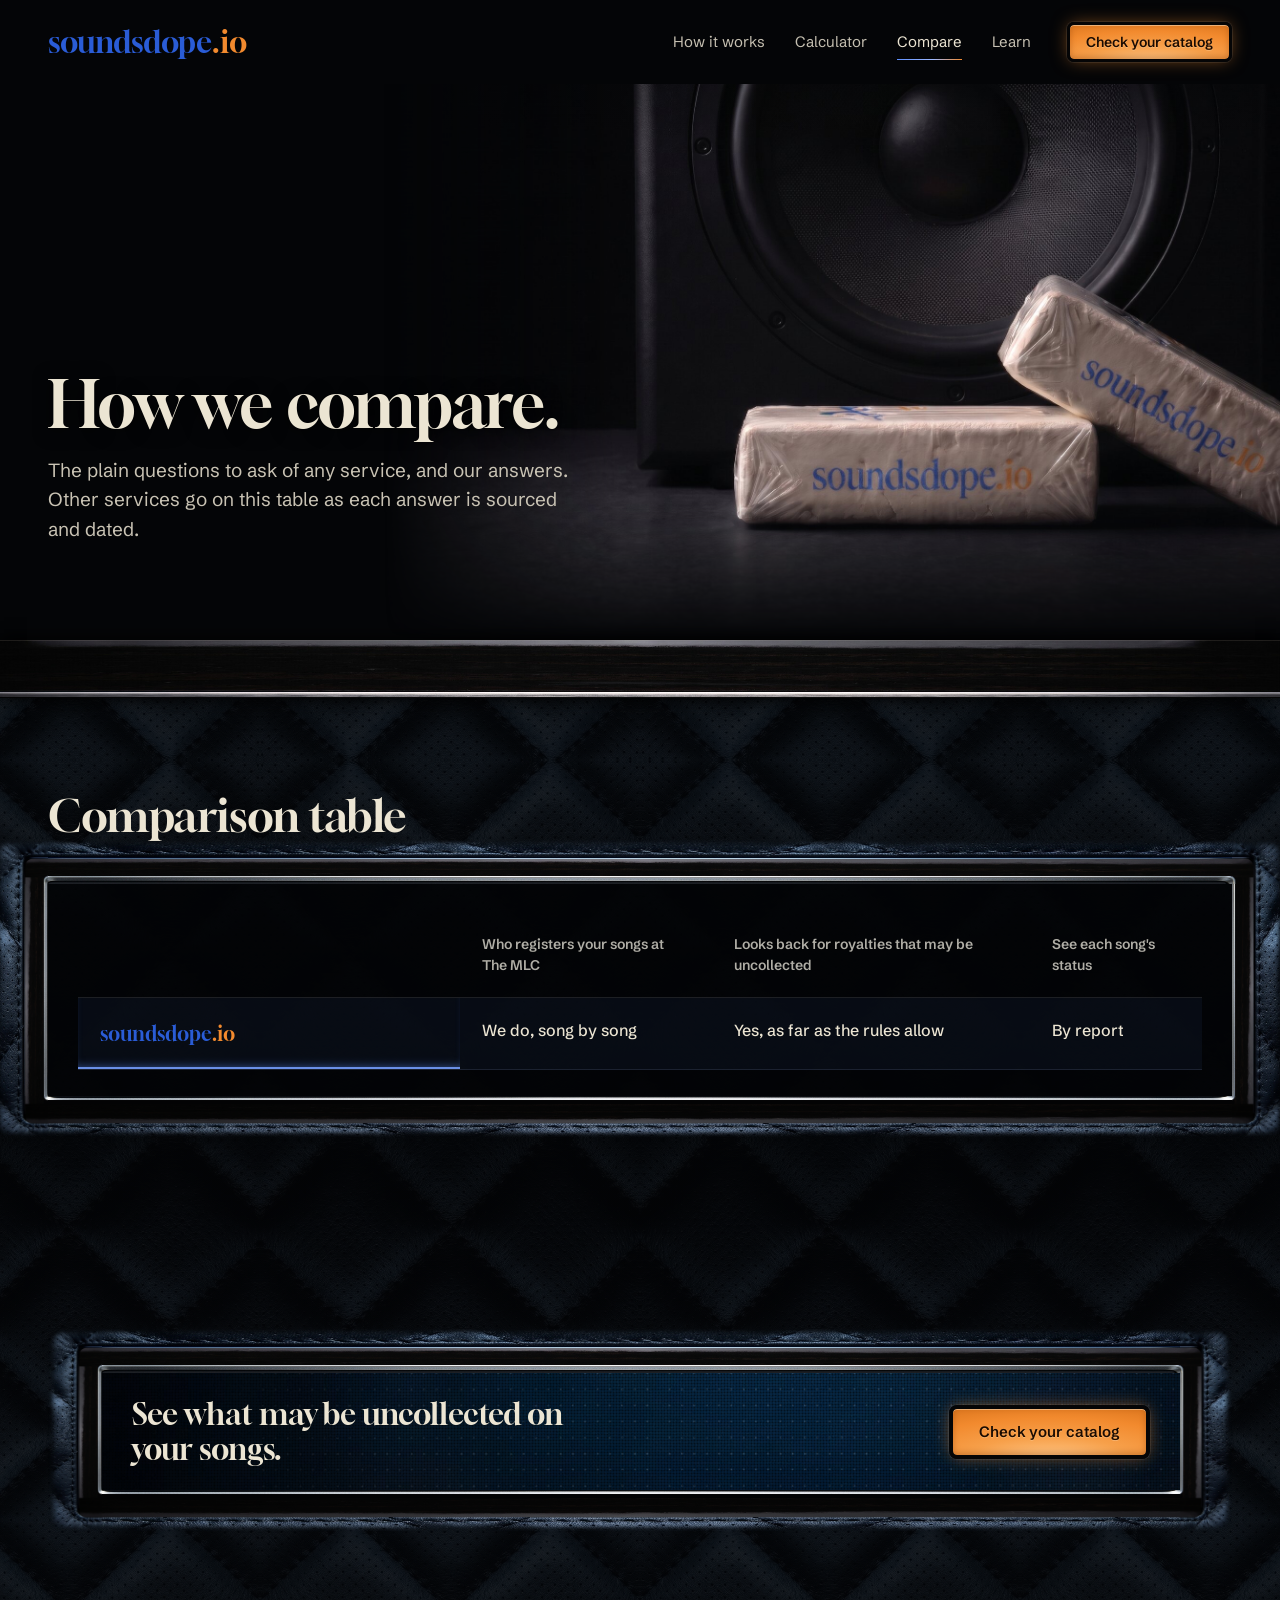
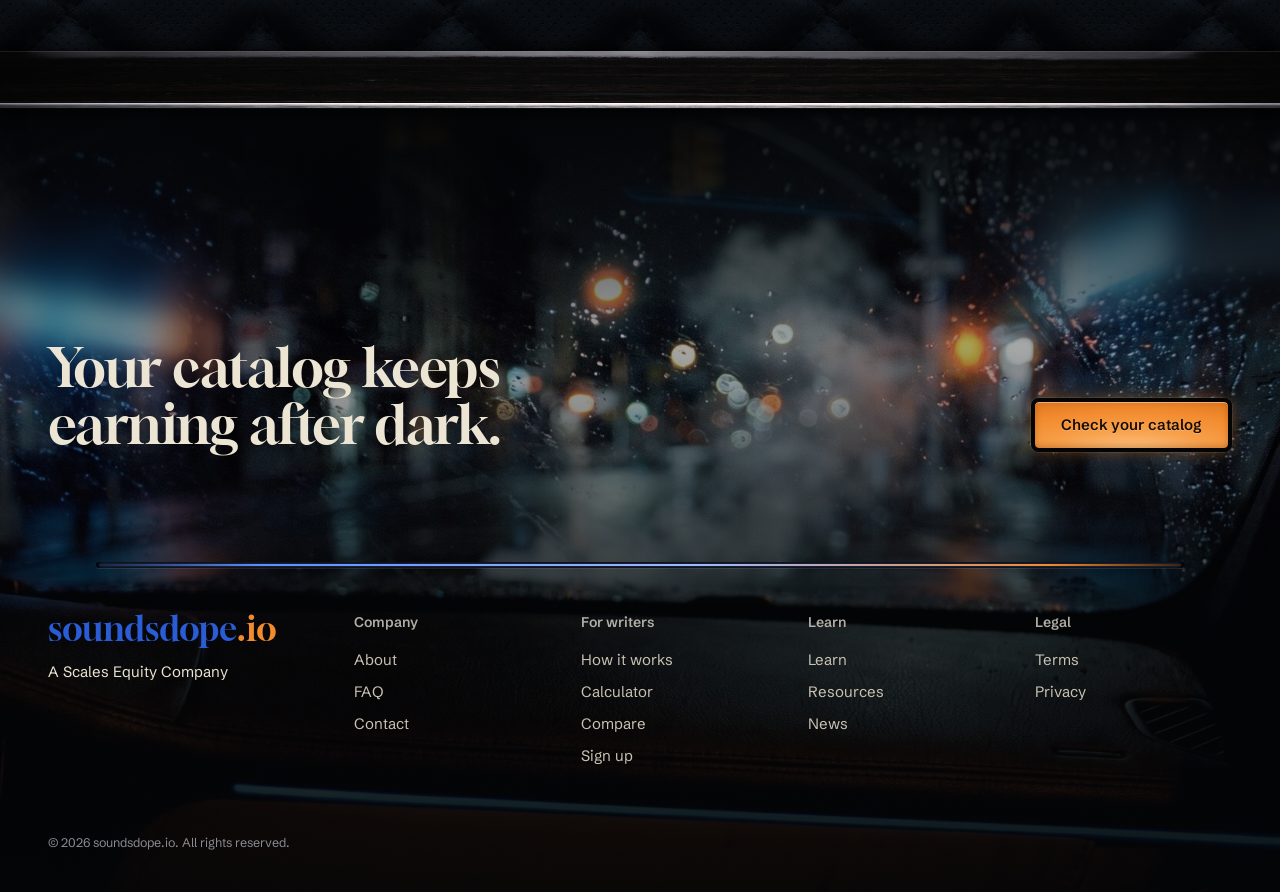
<file: compare/index.html>
<!doctype html>
<html lang="en">
<head>
<meta charset="utf-8">
<meta name="viewport" content="width=device-width, initial-scale=1">
<title>Compare · soundsdope.io</title>
<meta name="description" content="The plain questions to ask of any service, and our answers. Other services go on this table as each answer is sourced and dated.">
<meta name="robots" content="noindex, nofollow">
<link rel="canonical" href="https://www.soundsdope.io/compare/">
<link rel="icon" href="/favicon.svg" type="image/svg+xml">
<link rel="icon" href="/favicon-32.png" sizes="32x32" type="image/png">
<link rel="apple-touch-icon" href="/apple-touch-icon.png">
<meta property="og:type" content="website"><meta property="og:site_name" content="soundsdope.io">
<meta property="og:title" content="Compare · soundsdope.io"><meta property="og:description" content="The plain questions to ask of any service, and our answers. Other services go on this table as each answer is sourced and dated.">
<meta property="og:url" content="https://www.soundsdope.io/compare/"><meta property="og:image" content="https://www.soundsdope.io/og.jpg">
<meta name="twitter:card" content="summary_large_image">
<meta name="theme-color" content="#05070B">
<link rel="preconnect" href="https://fonts.googleapis.com"><link rel="preconnect" href="https://fonts.gstatic.com" crossorigin>
<link rel="stylesheet" href="https://fonts.googleapis.com/css2?family=Doto:wght@500;700;900&family=Gloock&family=Schibsted+Grotesk:wght@400;500;600;700&display=swap">
<link rel="stylesheet" href="/assets/cabin.css">
<style>
.key[disabled]{opacity:.55;cursor:not-allowed;filter:grayscale(.4)}
.soon{font-size:13px;color:#A6A8AE;margin-top:10px}
</style>
</head>
<body>
<header class="nav"><div class="bar">
  <a class="wm" href="/">soundsdope<i>.io</i></a>
  <nav class="links" aria-label="Main"><a href="/how-it-works/">How it works</a><a href="/calculator/">Calculator</a><a href="/compare/" aria-current="page">Compare</a><a href="/learn/">Learn</a></nav>
  <a class="key go sm" href="/calculator/">Check your catalog</a>
</div></header>
<main id="top">
<section class="phead photo"><div class="ph" style="background-image:url(/assets/img/brick-speaker.jpg);--pos:62% 60%" role="img" aria-label="header photograph"></div><div class="wrap"><h1>How we compare.</h1><p class="lede">The plain questions to ask of any service, and our answers. Other services go on this table as each answer is sourced and dated.</p></div><span class="seam" aria-hidden="true"></span></section><div class="trim" role="presentation"></div><section class="sec "><div class="wrap"><h2>Comparison table</h2><div class="wide"><table class="ctable"><thead><tr><th></th><th>Who registers your songs at The MLC</th><th>Looks back for royalties that may be uncollected</th><th>See each song's status</th></tr></thead><tbody><tr><th class="us">soundsdope<i>.io</i></th><td class="us" data-l="Who registers your songs at The MLC">We do, song by song</td><td class="us" data-l="Looks back for royalties that may be uncollected">Yes, as far as the rules allow</td><td class="us" data-l="See each song's status">By report</td></tr></tbody></table></div></div></section><section class="sec "><div class="wrap"><div class="cta panel"><p>See what may be uncollected on your songs.</p><a class="key go" href="/calculator/">Check your catalog</a></div></div></section>
</main>

<div class="trim" role="presentation"></div>
<footer>
  <div class="ph" aria-hidden="true"></div>
  <div class="wrap">
    <div class="closer">
      <h2>Your catalog keeps earning after dark.</h2>
      <a class="key go" href="/calculator/">Check your catalog</a>
    </div>
    <hr class="led">
    <div class="fgrid">
      <div><a class="wm" href="/">soundsdope<i>.io</i></a><p class="scales">A Scales Equity Company</p></div>
      <div><h4>Company</h4><a href="/about/">About</a><a href="/faq/">FAQ</a><a href="/contact/">Contact</a></div>
      <div><h4>For writers</h4><a href="/how-it-works/">How it works</a><a href="/calculator/">Calculator</a><a href="/compare/">Compare</a><a href="/start/">Sign up</a></div>
      <div><h4>Learn</h4><a href="/learn/">Learn</a><a href="/resources/">Resources</a><a href="/news/">News</a></div>
      <div><h4>Legal</h4><a href="/terms/">Terms</a><a href="/privacy/">Privacy</a></div>
    </div>
    <div class="legal"><span>&copy; 2026 soundsdope.io. All rights reserved.</span></div>
  </div>
</footer>
</body>
</html>
</file>
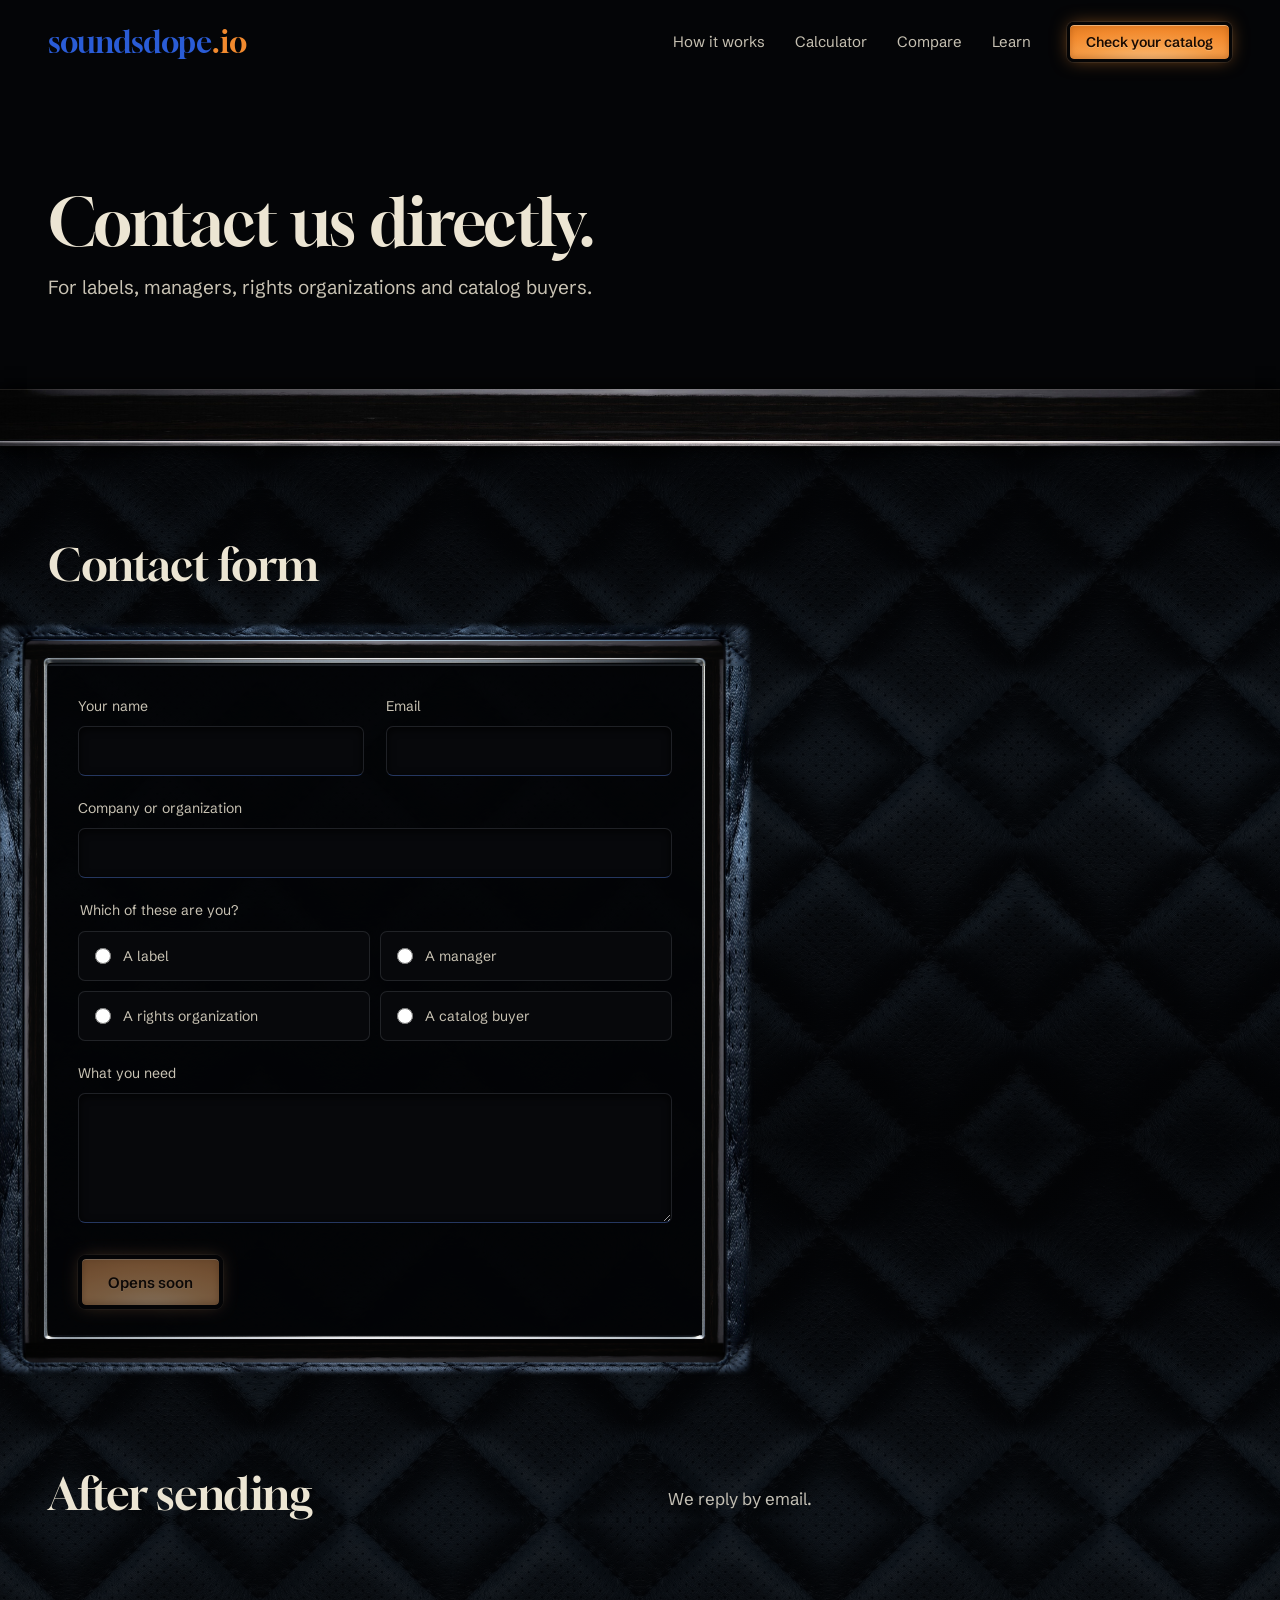
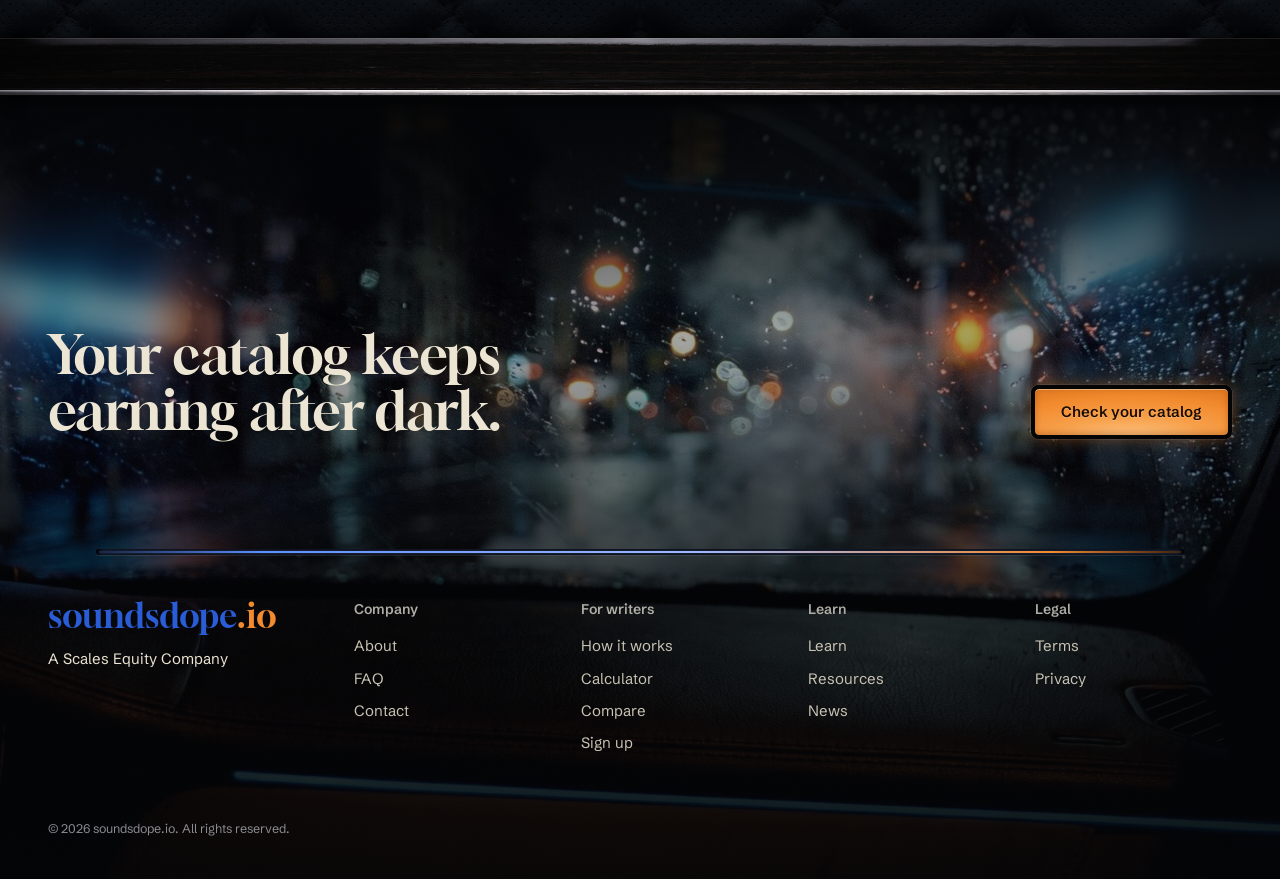
<file: contact/index.html>
<!doctype html>
<html lang="en">
<head>
<meta charset="utf-8">
<meta name="viewport" content="width=device-width, initial-scale=1">
<title>Contact · soundsdope.io</title>
<meta name="description" content="For labels, managers, rights organizations and catalog buyers.">
<meta name="robots" content="noindex, nofollow">
<link rel="canonical" href="https://www.soundsdope.io/contact/">
<link rel="icon" href="/favicon.svg" type="image/svg+xml">
<link rel="icon" href="/favicon-32.png" sizes="32x32" type="image/png">
<link rel="apple-touch-icon" href="/apple-touch-icon.png">
<meta property="og:type" content="website"><meta property="og:site_name" content="soundsdope.io">
<meta property="og:title" content="Contact · soundsdope.io"><meta property="og:description" content="For labels, managers, rights organizations and catalog buyers.">
<meta property="og:url" content="https://www.soundsdope.io/contact/"><meta property="og:image" content="https://www.soundsdope.io/og.jpg">
<meta name="twitter:card" content="summary_large_image">
<meta name="theme-color" content="#05070B">
<link rel="preconnect" href="https://fonts.googleapis.com"><link rel="preconnect" href="https://fonts.gstatic.com" crossorigin>
<link rel="stylesheet" href="https://fonts.googleapis.com/css2?family=Doto:wght@500;700;900&family=Gloock&family=Schibsted+Grotesk:wght@400;500;600;700&display=swap">
<link rel="stylesheet" href="/assets/cabin.css">
<style>
.key[disabled]{opacity:.55;cursor:not-allowed;filter:grayscale(.4)}
.soon{font-size:13px;color:#A6A8AE;margin-top:10px}
</style>
</head>
<body>
<header class="nav"><div class="bar">
  <a class="wm" href="/">soundsdope<i>.io</i></a>
  <nav class="links" aria-label="Main"><a href="/how-it-works/">How it works</a><a href="/calculator/">Calculator</a><a href="/compare/">Compare</a><a href="/learn/">Learn</a></nav>
  <a class="key go sm" href="/calculator/">Check your catalog</a>
</div></header>
<main id="top">
<section class="phead"><div class="wrap"><h1>Contact us directly.</h1><p class="lede">For labels, managers, rights organizations and catalog buyers.</p></div><span class="seam" aria-hidden="true"></span></section><div class="trim" role="presentation"></div><section class="sec "><div class="wrap"><h2>Contact form</h2><div style="margin-top:34px"><form class="formcard" onsubmit="return false"><div class="fields">
  <div class="f"><label for="cn">Your name</label><input id="cn" name="name"></div>
  <div class="f"><label for="ce">Email</label><input id="ce" name="email" type="email"></div>
  <div class="f full"><label for="co">Company or organization</label><input id="co" name="org"></div>
  <fieldset class="f full"><legend>Which of these are you?</legend><div class="choices">
    <label class="choice"><input type="radio" name="who" value="label"> A label</label>
    <label class="choice"><input type="radio" name="who" value="manager"> A manager</label>
    <label class="choice"><input type="radio" name="who" value="rights"> A rights organization</label>
    <label class="choice"><input type="radio" name="who" value="buyer"> A catalog buyer</label></div></fieldset>
  <div class="f full"><label for="cw">What you need</label><textarea id="cw" name="need"></textarea></div>
</div><button class="key go" type="submit" disabled aria-disabled="true">Opens soon</button></form></div></div></section><section class="sec "><div class="wrap"><div class="two"><h2>After sending</h2><p class="lede" style="max-width:none">We reply by email.</p></div></div></section>
</main>

<div class="trim" role="presentation"></div>
<footer>
  <div class="ph" aria-hidden="true"></div>
  <div class="wrap">
    <div class="closer">
      <h2>Your catalog keeps earning after dark.</h2>
      <a class="key go" href="/calculator/">Check your catalog</a>
    </div>
    <hr class="led">
    <div class="fgrid">
      <div><a class="wm" href="/">soundsdope<i>.io</i></a><p class="scales">A Scales Equity Company</p></div>
      <div><h4>Company</h4><a href="/about/">About</a><a href="/faq/">FAQ</a><a href="/contact/">Contact</a></div>
      <div><h4>For writers</h4><a href="/how-it-works/">How it works</a><a href="/calculator/">Calculator</a><a href="/compare/">Compare</a><a href="/start/">Sign up</a></div>
      <div><h4>Learn</h4><a href="/learn/">Learn</a><a href="/resources/">Resources</a><a href="/news/">News</a></div>
      <div><h4>Legal</h4><a href="/terms/">Terms</a><a href="/privacy/">Privacy</a></div>
    </div>
    <div class="legal"><span>&copy; 2026 soundsdope.io. All rights reserved.</span></div>
  </div>
</footer>
</body>
</html>
</file>
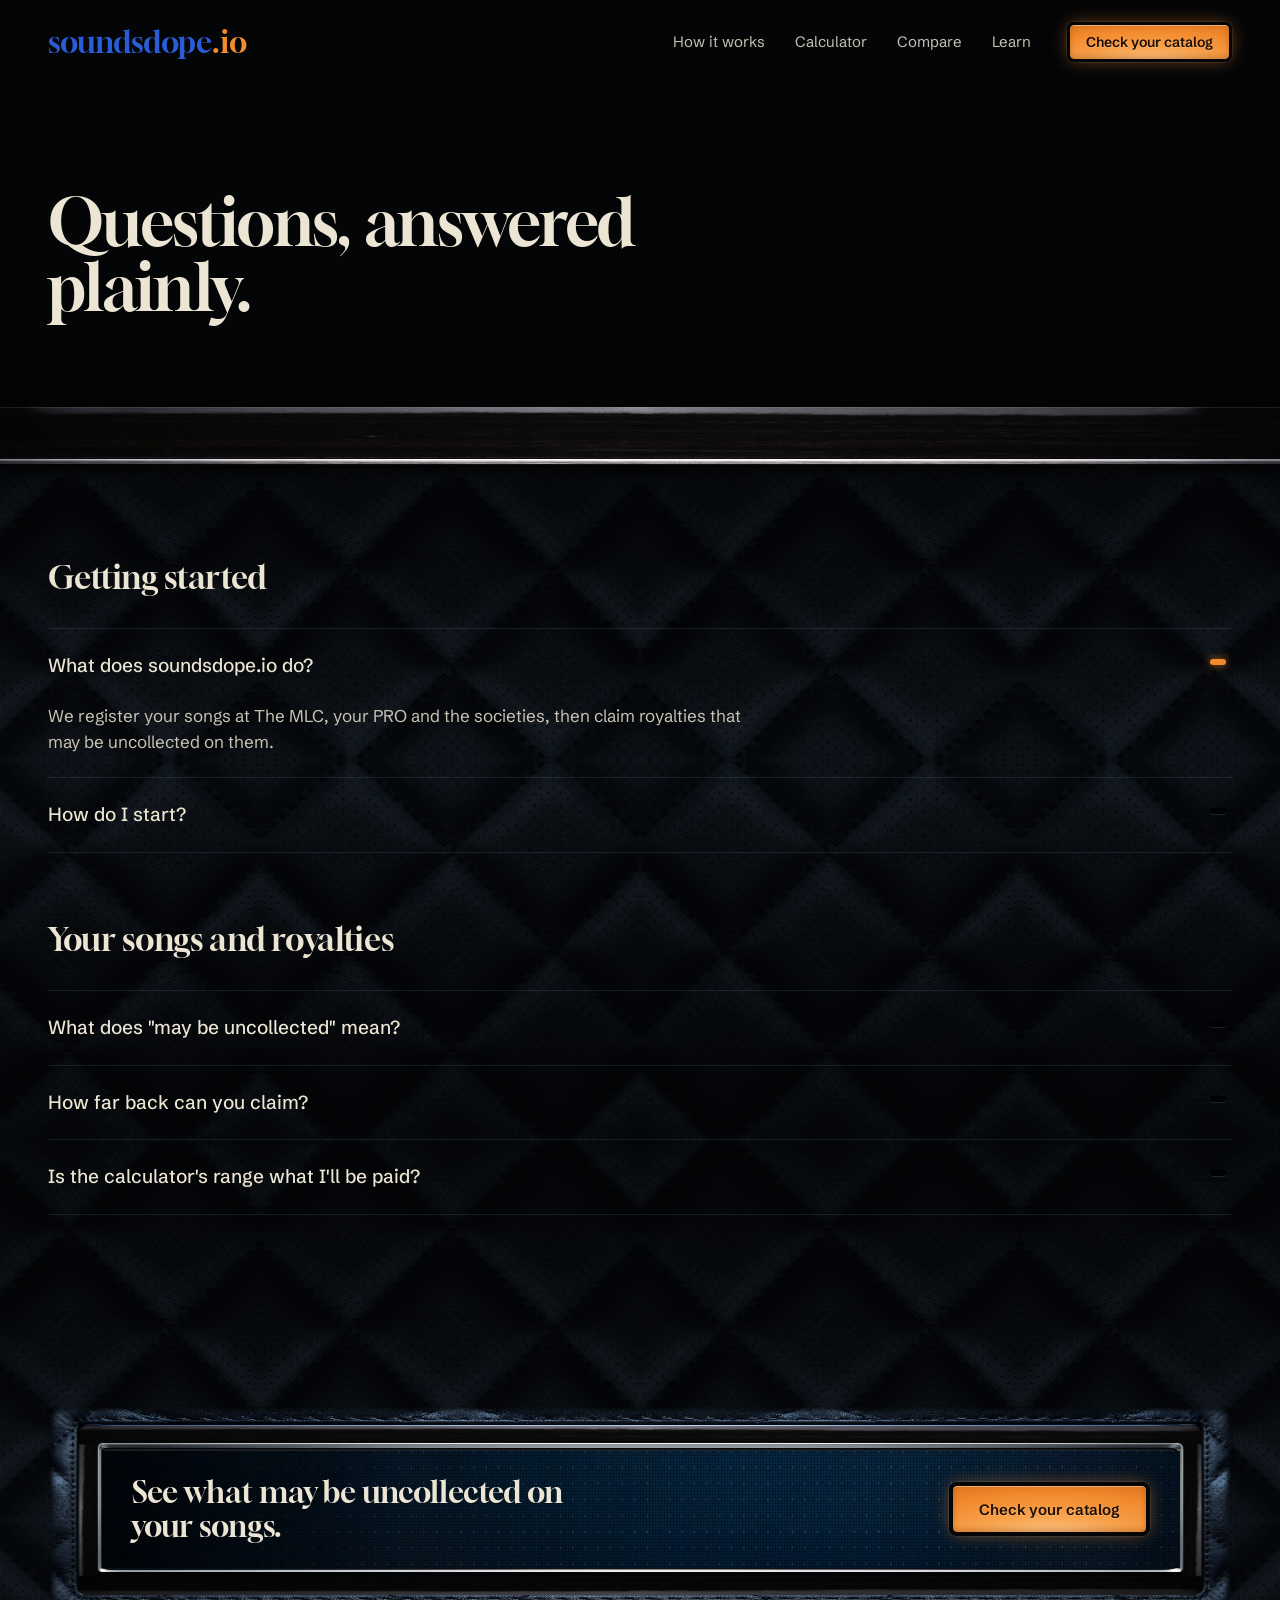
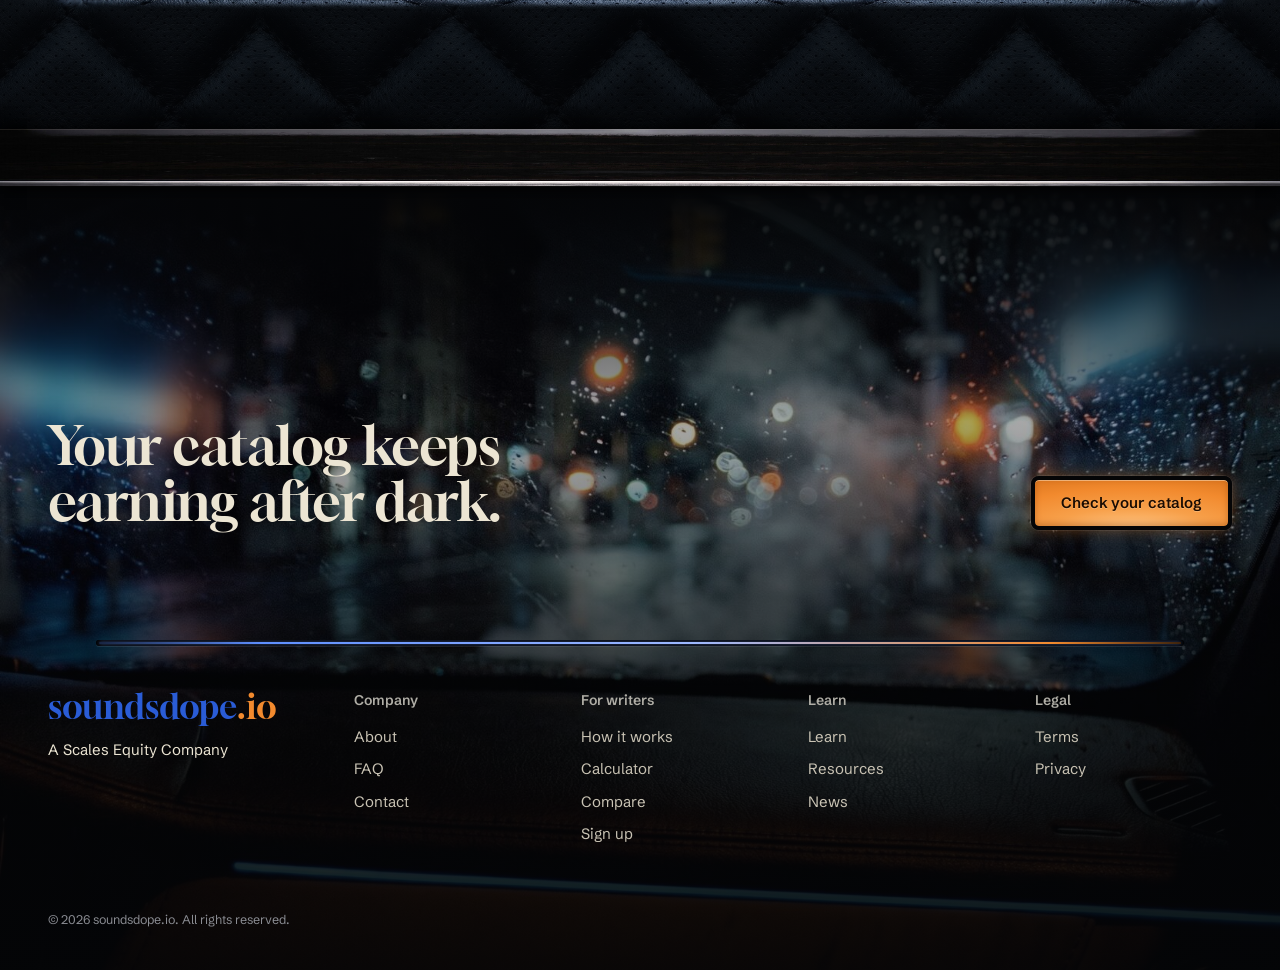
<file: faq/index.html>
<!doctype html>
<html lang="en">
<head>
<meta charset="utf-8">
<meta name="viewport" content="width=device-width, initial-scale=1">
<title>FAQ · soundsdope.io</title>
<meta name="description" content="Questions about soundsdope.io, answered plainly.">
<meta name="robots" content="noindex, nofollow">
<link rel="canonical" href="https://www.soundsdope.io/faq/">
<link rel="icon" href="/favicon.svg" type="image/svg+xml">
<link rel="icon" href="/favicon-32.png" sizes="32x32" type="image/png">
<link rel="apple-touch-icon" href="/apple-touch-icon.png">
<meta property="og:type" content="website"><meta property="og:site_name" content="soundsdope.io">
<meta property="og:title" content="FAQ · soundsdope.io"><meta property="og:description" content="Questions about soundsdope.io, answered plainly.">
<meta property="og:url" content="https://www.soundsdope.io/faq/"><meta property="og:image" content="https://www.soundsdope.io/og.jpg">
<meta name="twitter:card" content="summary_large_image">
<meta name="theme-color" content="#05070B">
<link rel="preconnect" href="https://fonts.googleapis.com"><link rel="preconnect" href="https://fonts.gstatic.com" crossorigin>
<link rel="stylesheet" href="https://fonts.googleapis.com/css2?family=Doto:wght@500;700;900&family=Gloock&family=Schibsted+Grotesk:wght@400;500;600;700&display=swap">
<link rel="stylesheet" href="/assets/cabin.css">
<style>
.key[disabled]{opacity:.55;cursor:not-allowed;filter:grayscale(.4)}
.soon{font-size:13px;color:#A6A8AE;margin-top:10px}
</style>
</head>
<body>
<header class="nav"><div class="bar">
  <a class="wm" href="/">soundsdope<i>.io</i></a>
  <nav class="links" aria-label="Main"><a href="/how-it-works/">How it works</a><a href="/calculator/">Calculator</a><a href="/compare/">Compare</a><a href="/learn/">Learn</a></nav>
  <a class="key go sm" href="/calculator/">Check your catalog</a>
</div></header>
<main id="top">
<section class="phead"><div class="wrap"><h1>Questions, answered plainly.</h1></div><span class="seam" aria-hidden="true"></span></section><div class="trim" role="presentation"></div><section class="sec "><div class="wrap"><div class="faqgroup"><h2>Getting started</h2><div class="faq"><details open><summary>What does soundsdope.io do?</summary><p>We register your songs at The MLC, your PRO and the societies, then claim royalties that may be uncollected on them.</p></details><details><summary>How do I start?</summary><p>Send the inquiry form. We reply by email.</p></details></div></div><div class="faqgroup"><h2>Your songs and royalties</h2><div class="faq"><details><summary>What does "may be uncollected" mean?</summary><p>Royalties your songs earned that haven't reached you, often because a song isn't registered or its details don't match.</p></details><details><summary>How far back can you claim?</summary><p>As far as each society's rules allow. It differs from one society to the next.</p></details><details><summary>Is the calculator's range what I'll be paid?</summary><p>No. It is an estimate before we've looked at your catalog, not a quote or a promise of payment.</p></details></div></div></div></section><section class="sec "><div class="wrap"><div class="cta panel"><p>See what may be uncollected on your songs.</p><a class="key go" href="/calculator/">Check your catalog</a></div></div></section>
</main>

<div class="trim" role="presentation"></div>
<footer>
  <div class="ph" aria-hidden="true"></div>
  <div class="wrap">
    <div class="closer">
      <h2>Your catalog keeps earning after dark.</h2>
      <a class="key go" href="/calculator/">Check your catalog</a>
    </div>
    <hr class="led">
    <div class="fgrid">
      <div><a class="wm" href="/">soundsdope<i>.io</i></a><p class="scales">A Scales Equity Company</p></div>
      <div><h4>Company</h4><a href="/about/">About</a><a href="/faq/">FAQ</a><a href="/contact/">Contact</a></div>
      <div><h4>For writers</h4><a href="/how-it-works/">How it works</a><a href="/calculator/">Calculator</a><a href="/compare/">Compare</a><a href="/start/">Sign up</a></div>
      <div><h4>Learn</h4><a href="/learn/">Learn</a><a href="/resources/">Resources</a><a href="/news/">News</a></div>
      <div><h4>Legal</h4><a href="/terms/">Terms</a><a href="/privacy/">Privacy</a></div>
    </div>
    <div class="legal"><span>&copy; 2026 soundsdope.io. All rights reserved.</span></div>
  </div>
</footer>
</body>
</html>
</file>
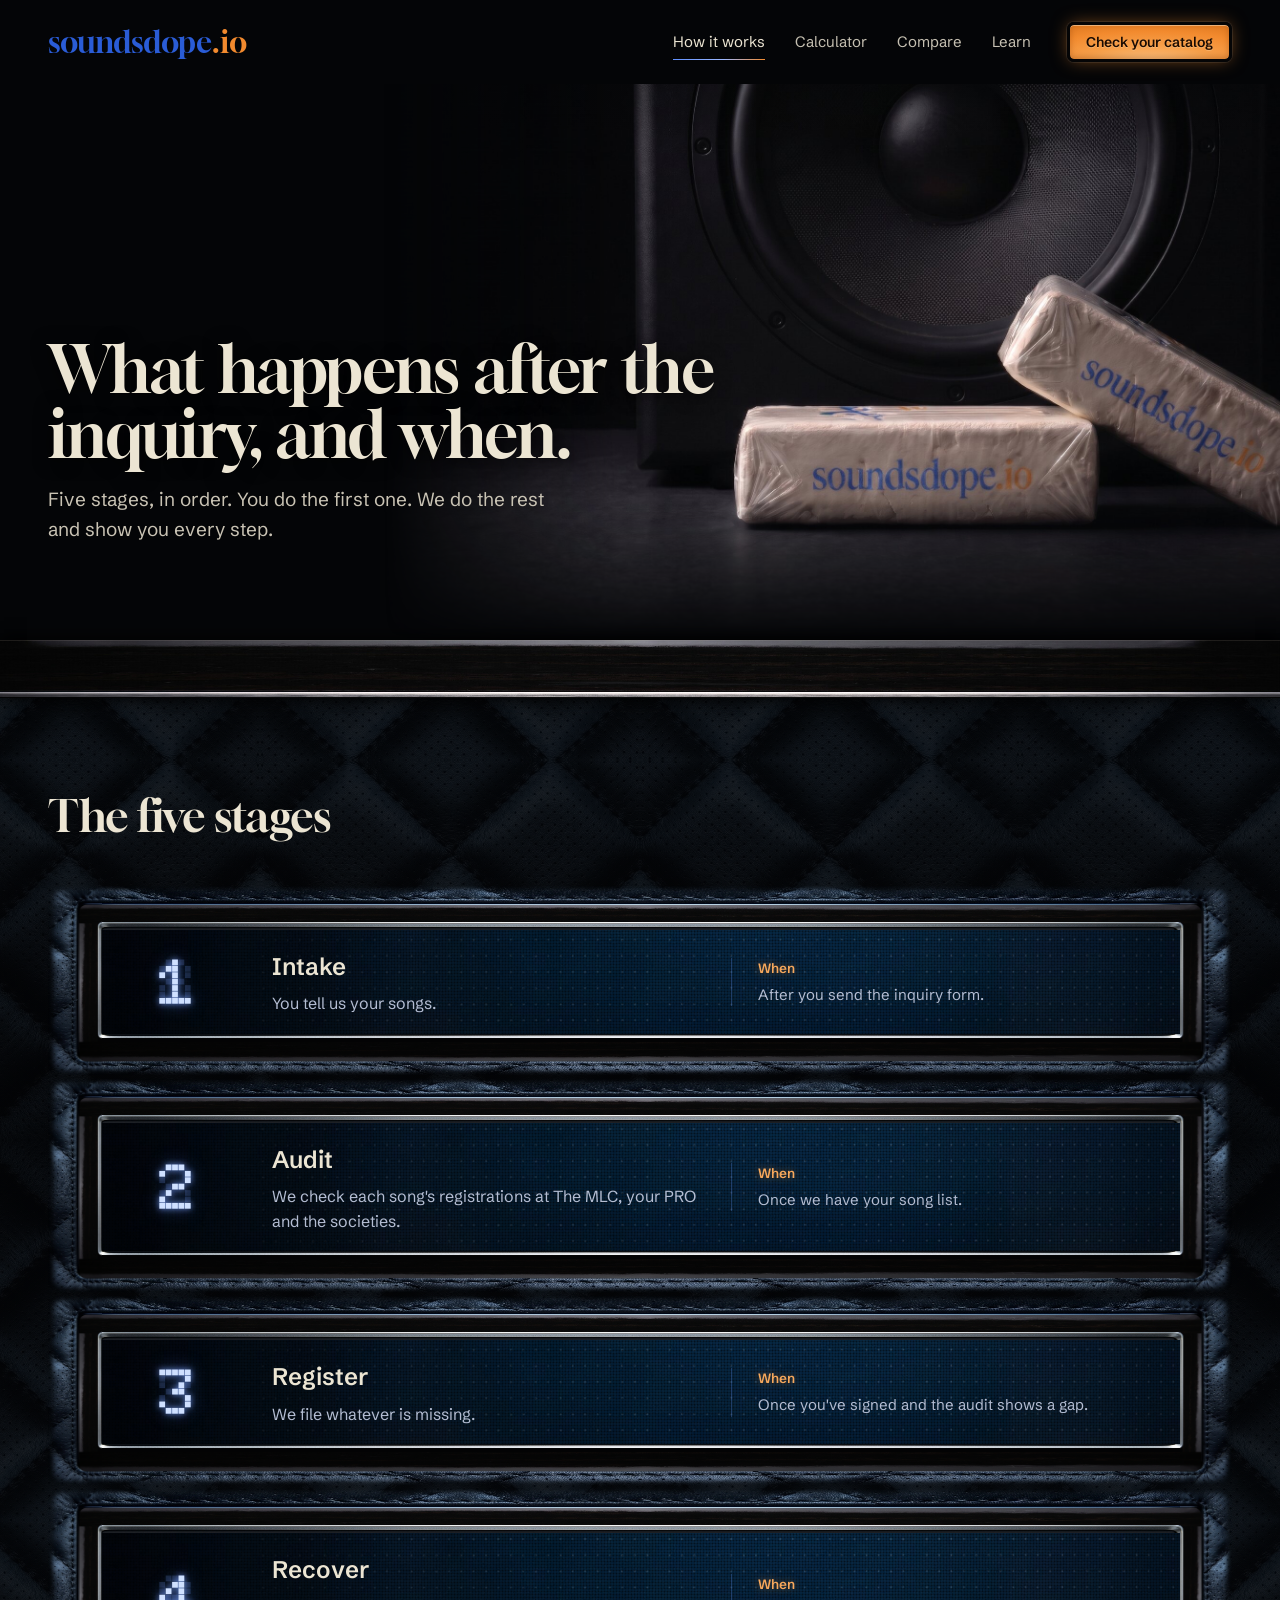
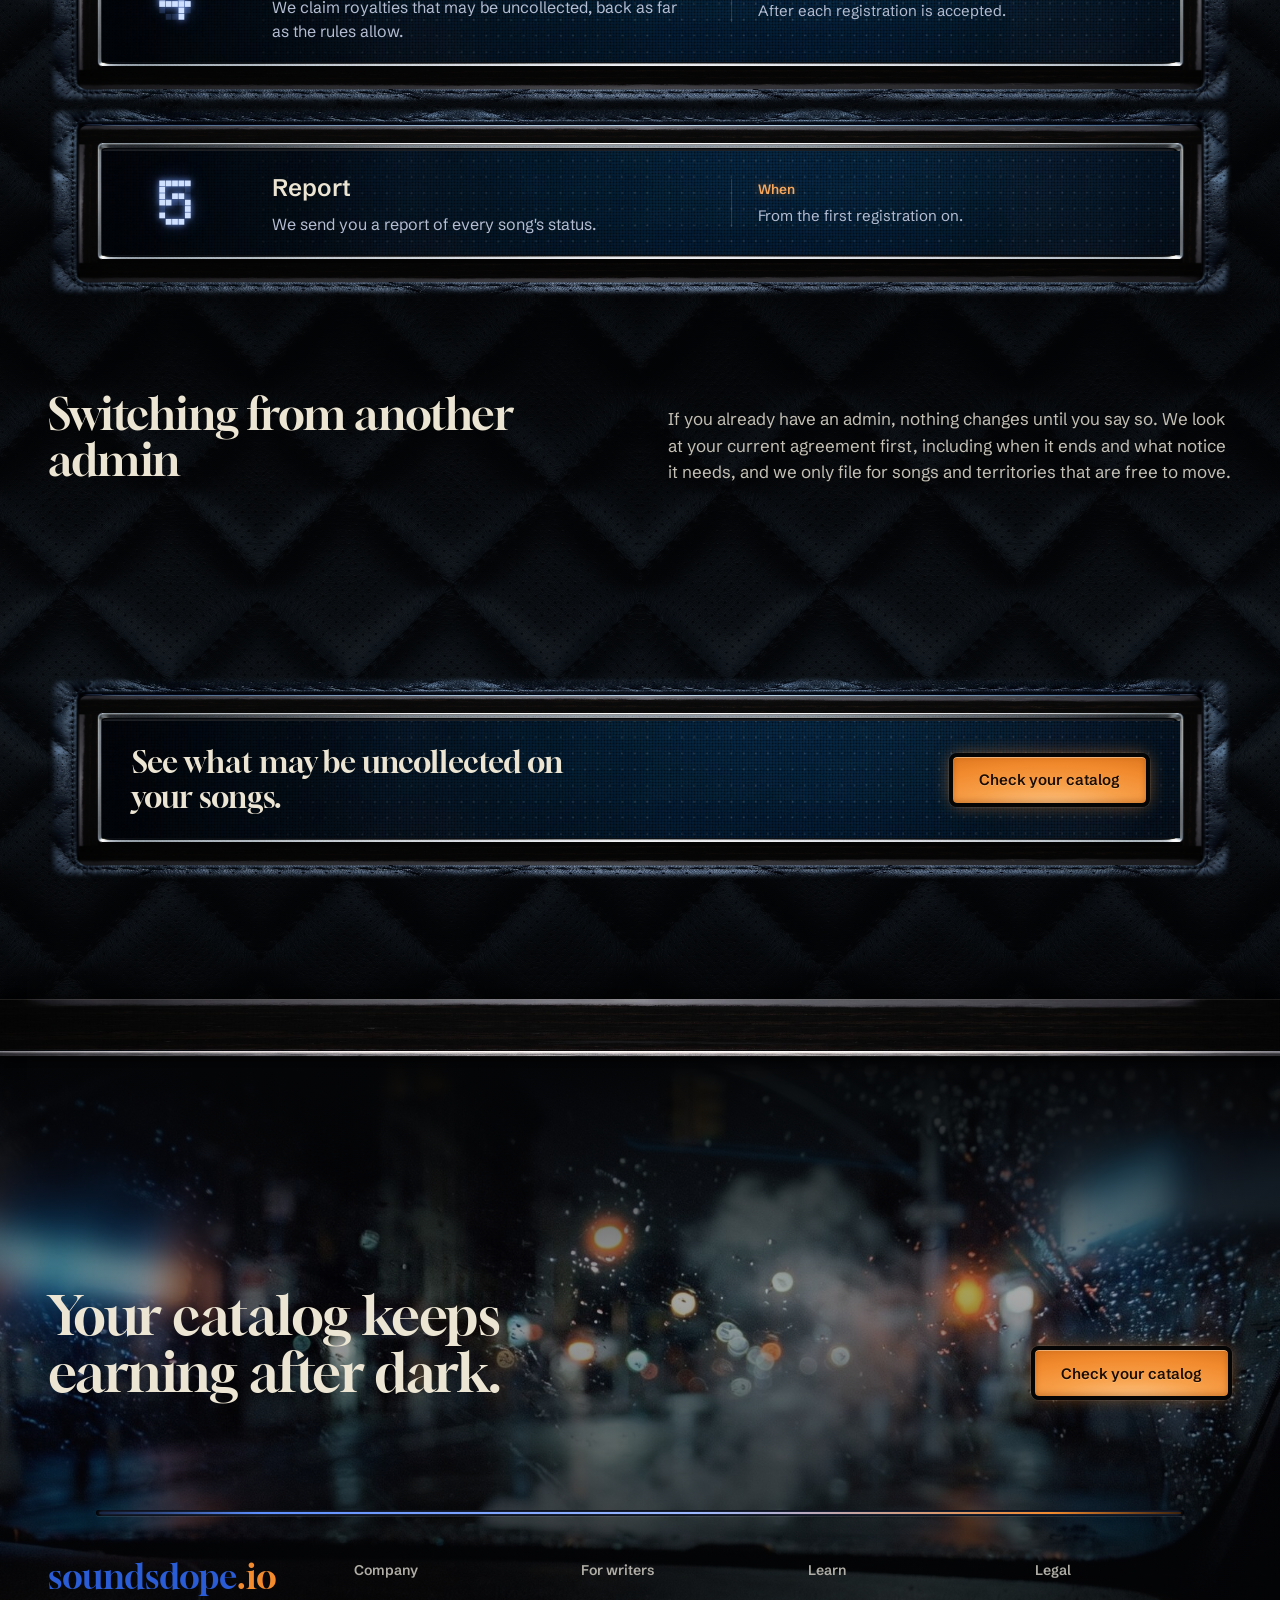
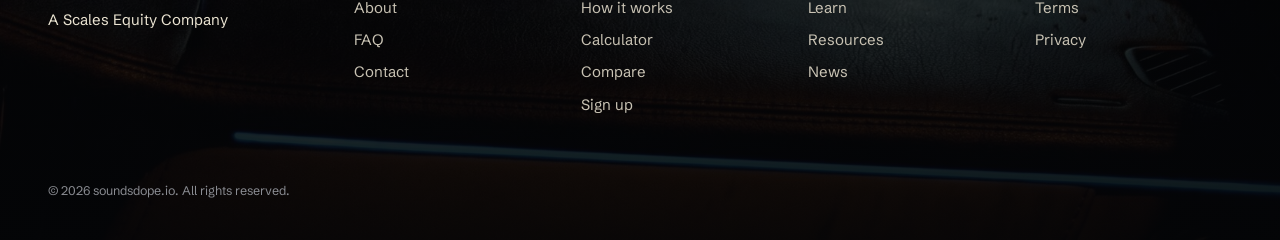
<file: how-it-works/index.html>
<!doctype html>
<html lang="en">
<head>
<meta charset="utf-8">
<meta name="viewport" content="width=device-width, initial-scale=1">
<title>How it works · soundsdope.io</title>
<meta name="description" content="Five stages, in order. You do the first one. We do the rest and show you every step.">
<meta name="robots" content="noindex, nofollow">
<link rel="canonical" href="https://www.soundsdope.io/how-it-works/">
<link rel="icon" href="/favicon.svg" type="image/svg+xml">
<link rel="icon" href="/favicon-32.png" sizes="32x32" type="image/png">
<link rel="apple-touch-icon" href="/apple-touch-icon.png">
<meta property="og:type" content="website"><meta property="og:site_name" content="soundsdope.io">
<meta property="og:title" content="How it works · soundsdope.io"><meta property="og:description" content="Five stages, in order. You do the first one. We do the rest and show you every step.">
<meta property="og:url" content="https://www.soundsdope.io/how-it-works/"><meta property="og:image" content="https://www.soundsdope.io/og.jpg">
<meta name="twitter:card" content="summary_large_image">
<meta name="theme-color" content="#05070B">
<link rel="preconnect" href="https://fonts.googleapis.com"><link rel="preconnect" href="https://fonts.gstatic.com" crossorigin>
<link rel="stylesheet" href="https://fonts.googleapis.com/css2?family=Doto:wght@500;700;900&family=Gloock&family=Schibsted+Grotesk:wght@400;500;600;700&display=swap">
<link rel="stylesheet" href="/assets/cabin.css">
<style>
.key[disabled]{opacity:.55;cursor:not-allowed;filter:grayscale(.4)}
.soon{font-size:13px;color:#A6A8AE;margin-top:10px}
</style>
</head>
<body>
<header class="nav"><div class="bar">
  <a class="wm" href="/">soundsdope<i>.io</i></a>
  <nav class="links" aria-label="Main"><a href="/how-it-works/" aria-current="page">How it works</a><a href="/calculator/">Calculator</a><a href="/compare/">Compare</a><a href="/learn/">Learn</a></nav>
  <a class="key go sm" href="/calculator/">Check your catalog</a>
</div></header>
<main id="top">
<section class="phead photo"><div class="ph" style="background-image:url(/assets/img/brick-speaker.jpg);--pos:62% 60%" role="img" aria-label="header photograph"></div><div class="wrap"><h1>What happens after the inquiry, and when.</h1><p class="lede">Five stages, in order. You do the first one. We do the rest and show you every step.</p></div><span class="seam" aria-hidden="true"></span></section><div class="trim" role="presentation"></div><section class="sec "><div class="wrap"><h2>The five stages</h2><div class="stages"><div class="stg panel"><span class="n seg" data-ghost="8">1</span><div><h3>Intake</h3><p>You tell us your songs.</p></div><p class="when"><b>When</b>After you send the inquiry form.</p></div><div class="stg panel"><span class="n seg" data-ghost="8">2</span><div><h3>Audit</h3><p>We check each song's registrations at The MLC, your PRO and the societies.</p></div><p class="when"><b>When</b>Once we have your song list.</p></div><div class="stg panel"><span class="n seg" data-ghost="8">3</span><div><h3>Register</h3><p>We file whatever is missing.</p></div><p class="when"><b>When</b>Once you've signed and the audit shows a gap.</p></div><div class="stg panel"><span class="n seg" data-ghost="8">4</span><div><h3>Recover</h3><p>We claim royalties that may be uncollected, back as far as the rules allow.</p></div><p class="when"><b>When</b>After each registration is accepted.</p></div><div class="stg panel"><span class="n seg" data-ghost="8">5</span><div><h3>Report</h3><p>We send you a report of every song's status.</p></div><p class="when"><b>When</b>From the first registration on.</p></div></div></div></section><section class="sec "><div class="wrap"><div class="two"><div><h2>Switching from another admin</h2></div><div class="narrow"><p class="lede" style="max-width:none">If you already have an admin, nothing changes until you say so. We look at your current agreement first, including when it ends and what notice it needs, and we only file for songs and territories that are free to move.</p></div></div></div></section><section class="sec "><div class="wrap"><div class="cta panel"><p>See what may be uncollected on your songs.</p><a class="key go" href="/calculator/">Check your catalog</a></div></div></section>
</main>

<div class="trim" role="presentation"></div>
<footer>
  <div class="ph" aria-hidden="true"></div>
  <div class="wrap">
    <div class="closer">
      <h2>Your catalog keeps earning after dark.</h2>
      <a class="key go" href="/calculator/">Check your catalog</a>
    </div>
    <hr class="led">
    <div class="fgrid">
      <div><a class="wm" href="/">soundsdope<i>.io</i></a><p class="scales">A Scales Equity Company</p></div>
      <div><h4>Company</h4><a href="/about/">About</a><a href="/faq/">FAQ</a><a href="/contact/">Contact</a></div>
      <div><h4>For writers</h4><a href="/how-it-works/">How it works</a><a href="/calculator/">Calculator</a><a href="/compare/">Compare</a><a href="/start/">Sign up</a></div>
      <div><h4>Learn</h4><a href="/learn/">Learn</a><a href="/resources/">Resources</a><a href="/news/">News</a></div>
      <div><h4>Legal</h4><a href="/terms/">Terms</a><a href="/privacy/">Privacy</a></div>
    </div>
    <div class="legal"><span>&copy; 2026 soundsdope.io. All rights reserved.</span></div>
  </div>
</footer>
</body>
</html>
</file>
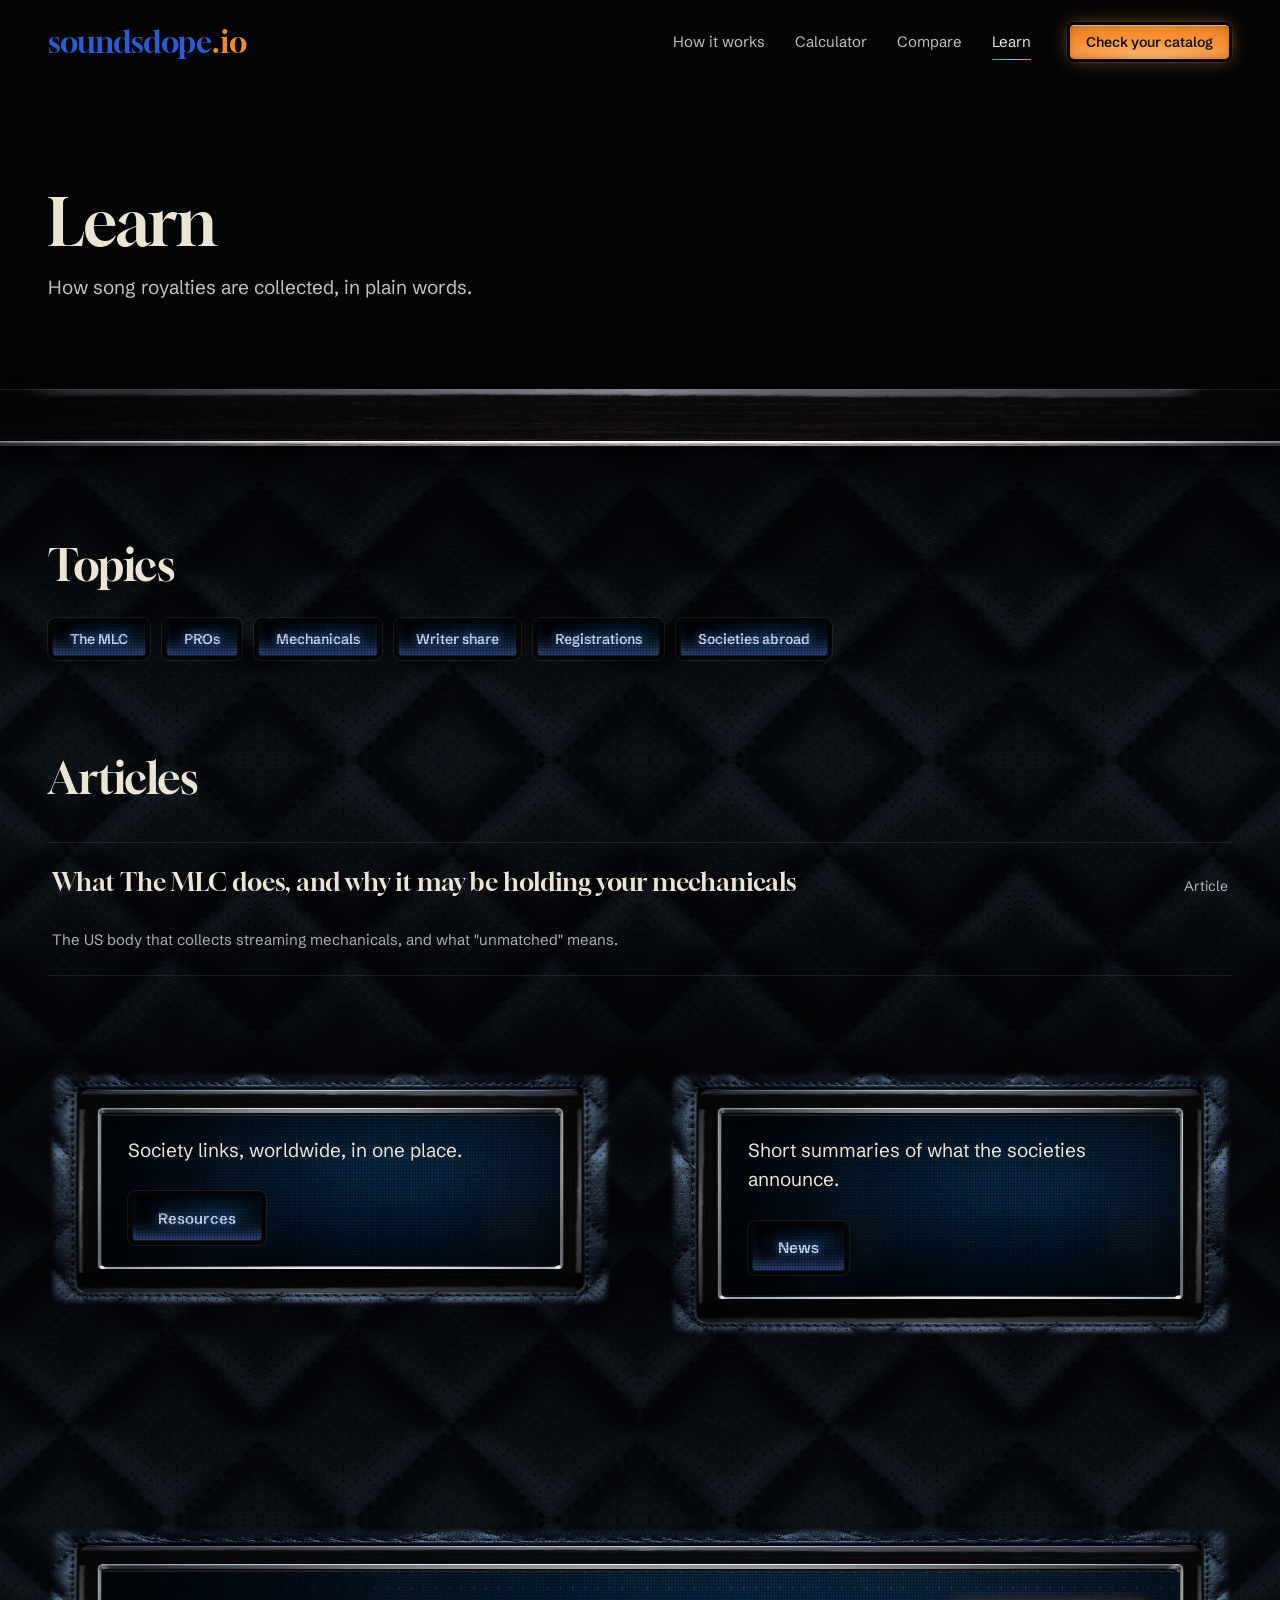
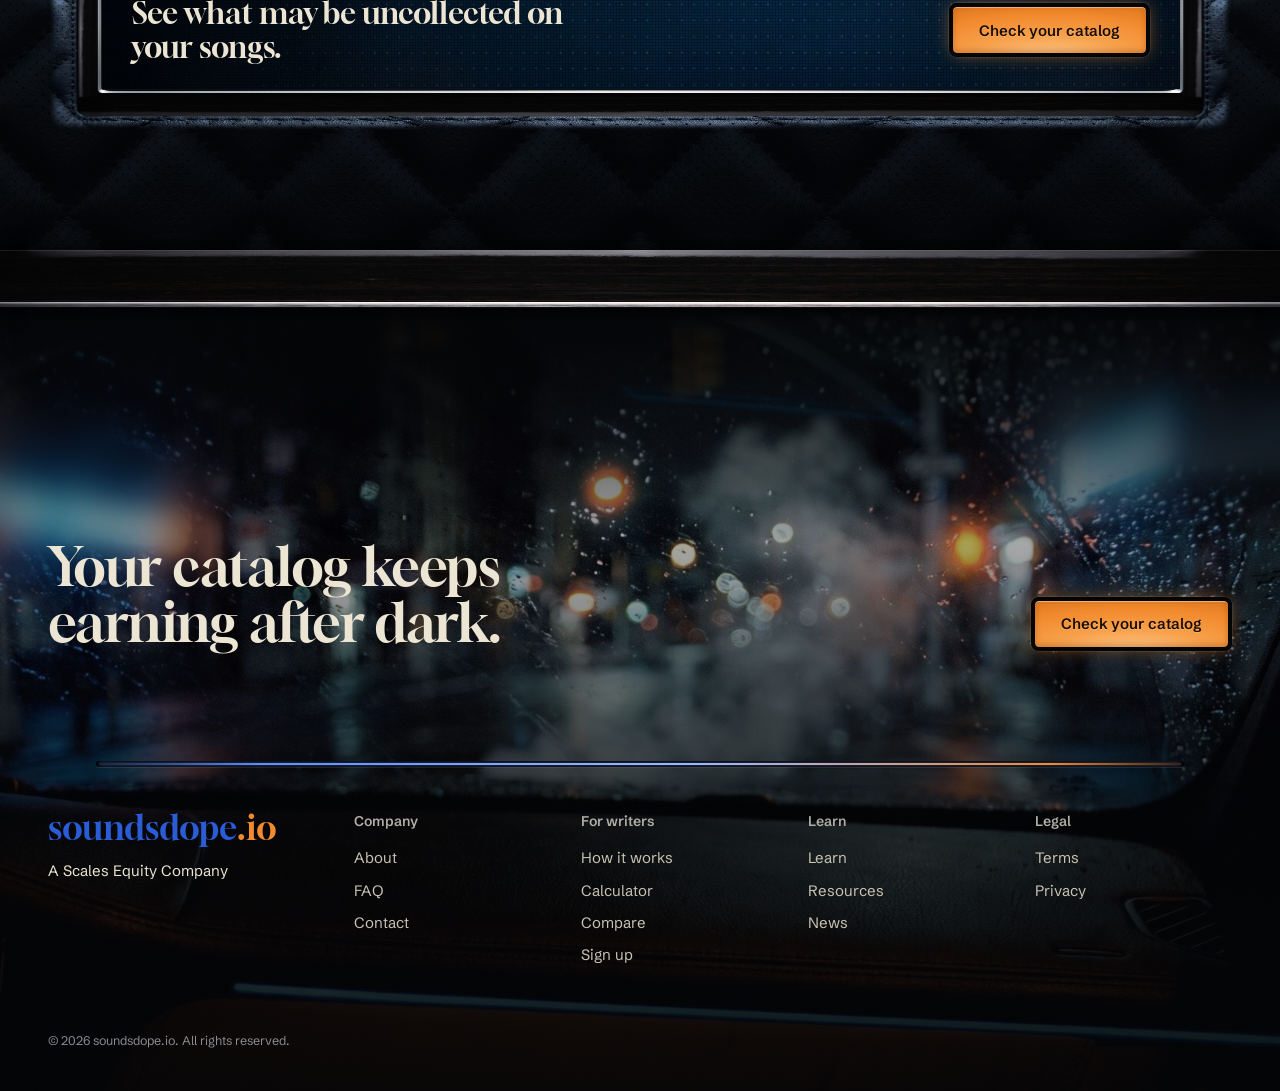
<file: learn/index.html>
<!doctype html>
<html lang="en">
<head>
<meta charset="utf-8">
<meta name="viewport" content="width=device-width, initial-scale=1">
<title>Learn · soundsdope.io</title>
<meta name="description" content="How song royalties are collected, in plain words.">
<meta name="robots" content="noindex, nofollow">
<link rel="canonical" href="https://www.soundsdope.io/learn/">
<link rel="icon" href="/favicon.svg" type="image/svg+xml">
<link rel="icon" href="/favicon-32.png" sizes="32x32" type="image/png">
<link rel="apple-touch-icon" href="/apple-touch-icon.png">
<meta property="og:type" content="website"><meta property="og:site_name" content="soundsdope.io">
<meta property="og:title" content="Learn · soundsdope.io"><meta property="og:description" content="How song royalties are collected, in plain words.">
<meta property="og:url" content="https://www.soundsdope.io/learn/"><meta property="og:image" content="https://www.soundsdope.io/og.jpg">
<meta name="twitter:card" content="summary_large_image">
<meta name="theme-color" content="#05070B">
<link rel="preconnect" href="https://fonts.googleapis.com"><link rel="preconnect" href="https://fonts.gstatic.com" crossorigin>
<link rel="stylesheet" href="https://fonts.googleapis.com/css2?family=Doto:wght@500;700;900&family=Gloock&family=Schibsted+Grotesk:wght@400;500;600;700&display=swap">
<link rel="stylesheet" href="/assets/cabin.css">
<style>
.key[disabled]{opacity:.55;cursor:not-allowed;filter:grayscale(.4)}
.soon{font-size:13px;color:#A6A8AE;margin-top:10px}
</style>
</head>
<body>
<header class="nav"><div class="bar">
  <a class="wm" href="/">soundsdope<i>.io</i></a>
  <nav class="links" aria-label="Main"><a href="/how-it-works/">How it works</a><a href="/calculator/">Calculator</a><a href="/compare/">Compare</a><a href="/learn/" aria-current="page">Learn</a></nav>
  <a class="key go sm" href="/calculator/">Check your catalog</a>
</div></header>
<main id="top">
<section class="phead"><div class="wrap"><h1>Learn</h1><p class="lede">How song royalties are collected, in plain words.</p></div><span class="seam" aria-hidden="true"></span></section><div class="trim" role="presentation"></div><section class="sec "><div class="wrap"><h2>Topics</h2><div class="topics"><a class="key blue" href="#articles">The MLC</a><a class="key blue" href="#articles">PROs</a><a class="key blue" href="#articles">Mechanicals</a><a class="key blue" href="#articles">Writer share</a><a class="key blue" href="#articles">Registrations</a><a class="key blue" href="#articles">Societies abroad</a></div></div></section><section class="sec "><div class="wrap"><h2 id="articles">Articles</h2><ul class="rows"><li><a href="/learn/what-the-mlc-does/"><strong>What The MLC does, and why it may be holding your mechanicals</strong><span>Article</span><em>The US body that collects streaming mechanicals, and what "unmatched" means.</em></a></li></ul></div></section><section class="sec "><div class="wrap"><div class="two"><div class="route panel" style="flex-direction:column;align-items:flex-start"><p>Society links, worldwide, in one place.</p><a class="key blue" href="/resources/">Resources</a></div><div class="route panel" style="flex-direction:column;align-items:flex-start"><p>Short summaries of what the societies announce.</p><a class="key blue" href="/news/">News</a></div></div></div></section><section class="sec "><div class="wrap"><div class="cta panel"><p>See what may be uncollected on your songs.</p><a class="key go" href="/calculator/">Check your catalog</a></div></div></section>
</main>

<div class="trim" role="presentation"></div>
<footer>
  <div class="ph" aria-hidden="true"></div>
  <div class="wrap">
    <div class="closer">
      <h2>Your catalog keeps earning after dark.</h2>
      <a class="key go" href="/calculator/">Check your catalog</a>
    </div>
    <hr class="led">
    <div class="fgrid">
      <div><a class="wm" href="/">soundsdope<i>.io</i></a><p class="scales">A Scales Equity Company</p></div>
      <div><h4>Company</h4><a href="/about/">About</a><a href="/faq/">FAQ</a><a href="/contact/">Contact</a></div>
      <div><h4>For writers</h4><a href="/how-it-works/">How it works</a><a href="/calculator/">Calculator</a><a href="/compare/">Compare</a><a href="/start/">Sign up</a></div>
      <div><h4>Learn</h4><a href="/learn/">Learn</a><a href="/resources/">Resources</a><a href="/news/">News</a></div>
      <div><h4>Legal</h4><a href="/terms/">Terms</a><a href="/privacy/">Privacy</a></div>
    </div>
    <div class="legal"><span>&copy; 2026 soundsdope.io. All rights reserved.</span></div>
  </div>
</footer>
</body>
</html>
</file>
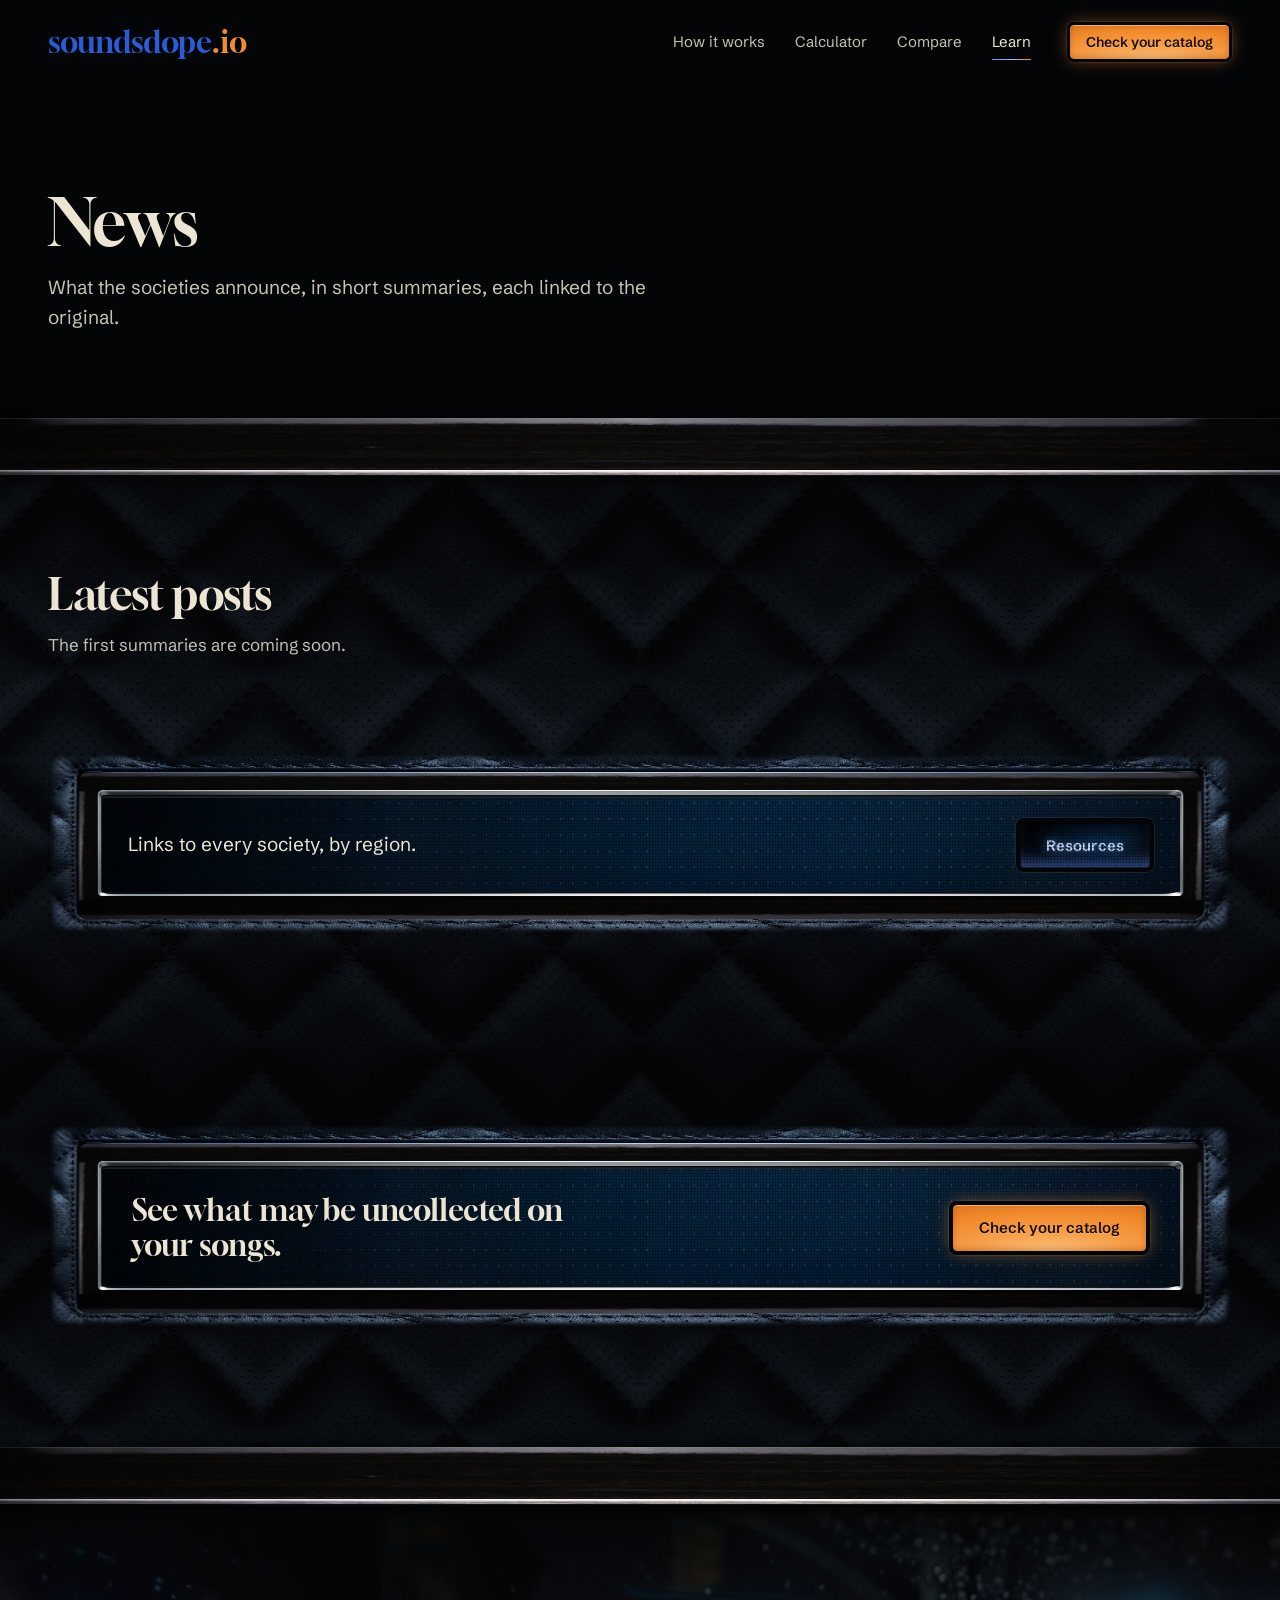
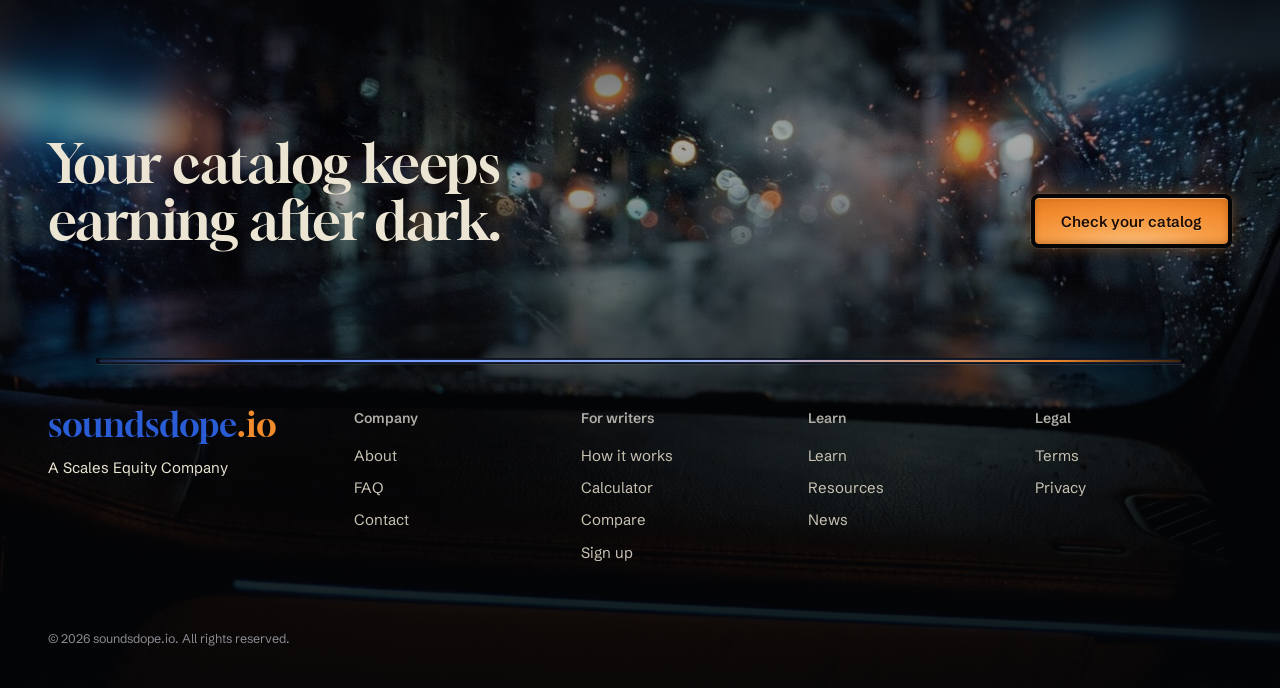
<file: news/index.html>
<!doctype html>
<html lang="en">
<head>
<meta charset="utf-8">
<meta name="viewport" content="width=device-width, initial-scale=1">
<title>News · soundsdope.io</title>
<meta name="description" content="What the societies announce, in short summaries, each linked to the original.">
<meta name="robots" content="noindex, nofollow">
<link rel="canonical" href="https://www.soundsdope.io/news/">
<link rel="icon" href="/favicon.svg" type="image/svg+xml">
<link rel="icon" href="/favicon-32.png" sizes="32x32" type="image/png">
<link rel="apple-touch-icon" href="/apple-touch-icon.png">
<meta property="og:type" content="website"><meta property="og:site_name" content="soundsdope.io">
<meta property="og:title" content="News · soundsdope.io"><meta property="og:description" content="What the societies announce, in short summaries, each linked to the original.">
<meta property="og:url" content="https://www.soundsdope.io/news/"><meta property="og:image" content="https://www.soundsdope.io/og.jpg">
<meta name="twitter:card" content="summary_large_image">
<meta name="theme-color" content="#05070B">
<link rel="preconnect" href="https://fonts.googleapis.com"><link rel="preconnect" href="https://fonts.gstatic.com" crossorigin>
<link rel="stylesheet" href="https://fonts.googleapis.com/css2?family=Doto:wght@500;700;900&family=Gloock&family=Schibsted+Grotesk:wght@400;500;600;700&display=swap">
<link rel="stylesheet" href="/assets/cabin.css">
<style>
.key[disabled]{opacity:.55;cursor:not-allowed;filter:grayscale(.4)}
.soon{font-size:13px;color:#A6A8AE;margin-top:10px}
</style>
</head>
<body>
<header class="nav"><div class="bar">
  <a class="wm" href="/">soundsdope<i>.io</i></a>
  <nav class="links" aria-label="Main"><a href="/how-it-works/">How it works</a><a href="/calculator/">Calculator</a><a href="/compare/">Compare</a><a href="/learn/" aria-current="page">Learn</a></nav>
  <a class="key go sm" href="/calculator/">Check your catalog</a>
</div></header>
<main id="top">
<section class="phead"><div class="wrap"><h1>News</h1><p class="lede">What the societies announce, in short summaries, each linked to the original.</p></div><span class="seam" aria-hidden="true"></span></section><div class="trim" role="presentation"></div><section class="sec "><div class="wrap"><h2>Latest posts</h2><p class="lede">The first summaries are coming soon.</p></div></section><section class="sec "><div class="wrap"><div class="route panel"><p>Links to every society, by region.</p><a class="key blue" href="/resources/">Resources</a></div></div></section><section class="sec "><div class="wrap"><div class="cta panel"><p>See what may be uncollected on your songs.</p><a class="key go" href="/calculator/">Check your catalog</a></div></div></section>
</main>

<div class="trim" role="presentation"></div>
<footer>
  <div class="ph" aria-hidden="true"></div>
  <div class="wrap">
    <div class="closer">
      <h2>Your catalog keeps earning after dark.</h2>
      <a class="key go" href="/calculator/">Check your catalog</a>
    </div>
    <hr class="led">
    <div class="fgrid">
      <div><a class="wm" href="/">soundsdope<i>.io</i></a><p class="scales">A Scales Equity Company</p></div>
      <div><h4>Company</h4><a href="/about/">About</a><a href="/faq/">FAQ</a><a href="/contact/">Contact</a></div>
      <div><h4>For writers</h4><a href="/how-it-works/">How it works</a><a href="/calculator/">Calculator</a><a href="/compare/">Compare</a><a href="/start/">Sign up</a></div>
      <div><h4>Learn</h4><a href="/learn/">Learn</a><a href="/resources/">Resources</a><a href="/news/">News</a></div>
      <div><h4>Legal</h4><a href="/terms/">Terms</a><a href="/privacy/">Privacy</a></div>
    </div>
    <div class="legal"><span>&copy; 2026 soundsdope.io. All rights reserved.</span></div>
  </div>
</footer>
</body>
</html>
</file>
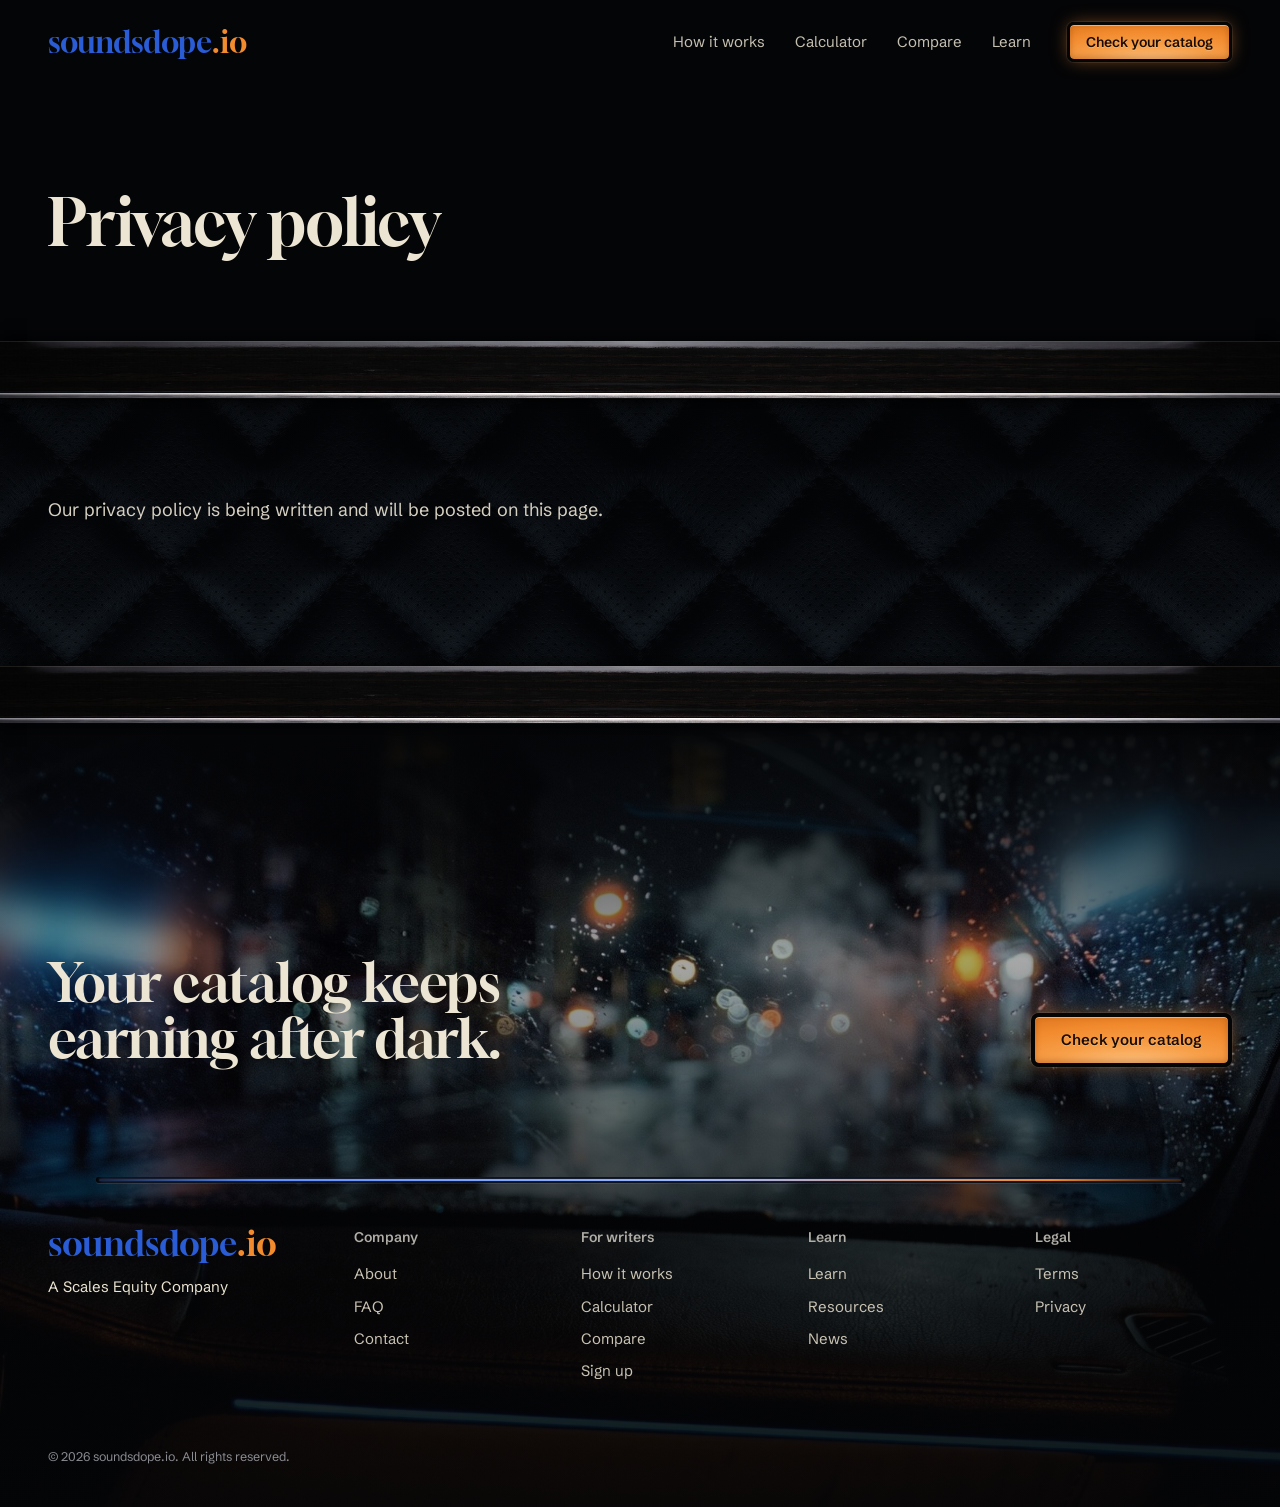
<file: privacy/index.html>
<!doctype html>
<html lang="en">
<head>
<meta charset="utf-8">
<meta name="viewport" content="width=device-width, initial-scale=1">
<title>Privacy policy · soundsdope.io</title>
<meta name="description" content="Privacy policy for soundsdope.io.">
<meta name="robots" content="noindex, nofollow">
<link rel="canonical" href="https://www.soundsdope.io/privacy/">
<link rel="icon" href="/favicon.svg" type="image/svg+xml">
<link rel="icon" href="/favicon-32.png" sizes="32x32" type="image/png">
<link rel="apple-touch-icon" href="/apple-touch-icon.png">
<meta property="og:type" content="website"><meta property="og:site_name" content="soundsdope.io">
<meta property="og:title" content="Privacy policy · soundsdope.io"><meta property="og:description" content="Privacy policy for soundsdope.io.">
<meta property="og:url" content="https://www.soundsdope.io/privacy/"><meta property="og:image" content="https://www.soundsdope.io/og.jpg">
<meta name="twitter:card" content="summary_large_image">
<meta name="theme-color" content="#05070B">
<link rel="preconnect" href="https://fonts.googleapis.com"><link rel="preconnect" href="https://fonts.gstatic.com" crossorigin>
<link rel="stylesheet" href="https://fonts.googleapis.com/css2?family=Doto:wght@500;700;900&family=Gloock&family=Schibsted+Grotesk:wght@400;500;600;700&display=swap">
<link rel="stylesheet" href="/assets/cabin.css">
<style>
.key[disabled]{opacity:.55;cursor:not-allowed;filter:grayscale(.4)}
.soon{font-size:13px;color:#A6A8AE;margin-top:10px}
</style>
</head>
<body>
<header class="nav"><div class="bar">
  <a class="wm" href="/">soundsdope<i>.io</i></a>
  <nav class="links" aria-label="Main"><a href="/how-it-works/">How it works</a><a href="/calculator/">Calculator</a><a href="/compare/">Compare</a><a href="/learn/">Learn</a></nav>
  <a class="key go sm" href="/calculator/">Check your catalog</a>
</div></header>
<main id="top">
<section class="phead"><div class="wrap"><h1>Privacy policy</h1></div><span class="seam" aria-hidden="true"></span></section><div class="trim" role="presentation"></div><section class="sec "><div class="wrap"><article class="prose"><p>Our privacy policy is being written and will be posted on this page.</p></article></div></section>
</main>

<div class="trim" role="presentation"></div>
<footer>
  <div class="ph" aria-hidden="true"></div>
  <div class="wrap">
    <div class="closer">
      <h2>Your catalog keeps earning after dark.</h2>
      <a class="key go" href="/calculator/">Check your catalog</a>
    </div>
    <hr class="led">
    <div class="fgrid">
      <div><a class="wm" href="/">soundsdope<i>.io</i></a><p class="scales">A Scales Equity Company</p></div>
      <div><h4>Company</h4><a href="/about/">About</a><a href="/faq/">FAQ</a><a href="/contact/">Contact</a></div>
      <div><h4>For writers</h4><a href="/how-it-works/">How it works</a><a href="/calculator/">Calculator</a><a href="/compare/">Compare</a><a href="/start/">Sign up</a></div>
      <div><h4>Learn</h4><a href="/learn/">Learn</a><a href="/resources/">Resources</a><a href="/news/">News</a></div>
      <div><h4>Legal</h4><a href="/terms/">Terms</a><a href="/privacy/">Privacy</a></div>
    </div>
    <div class="legal"><span>&copy; 2026 soundsdope.io. All rights reserved.</span></div>
  </div>
</footer>
</body>
</html>
</file>
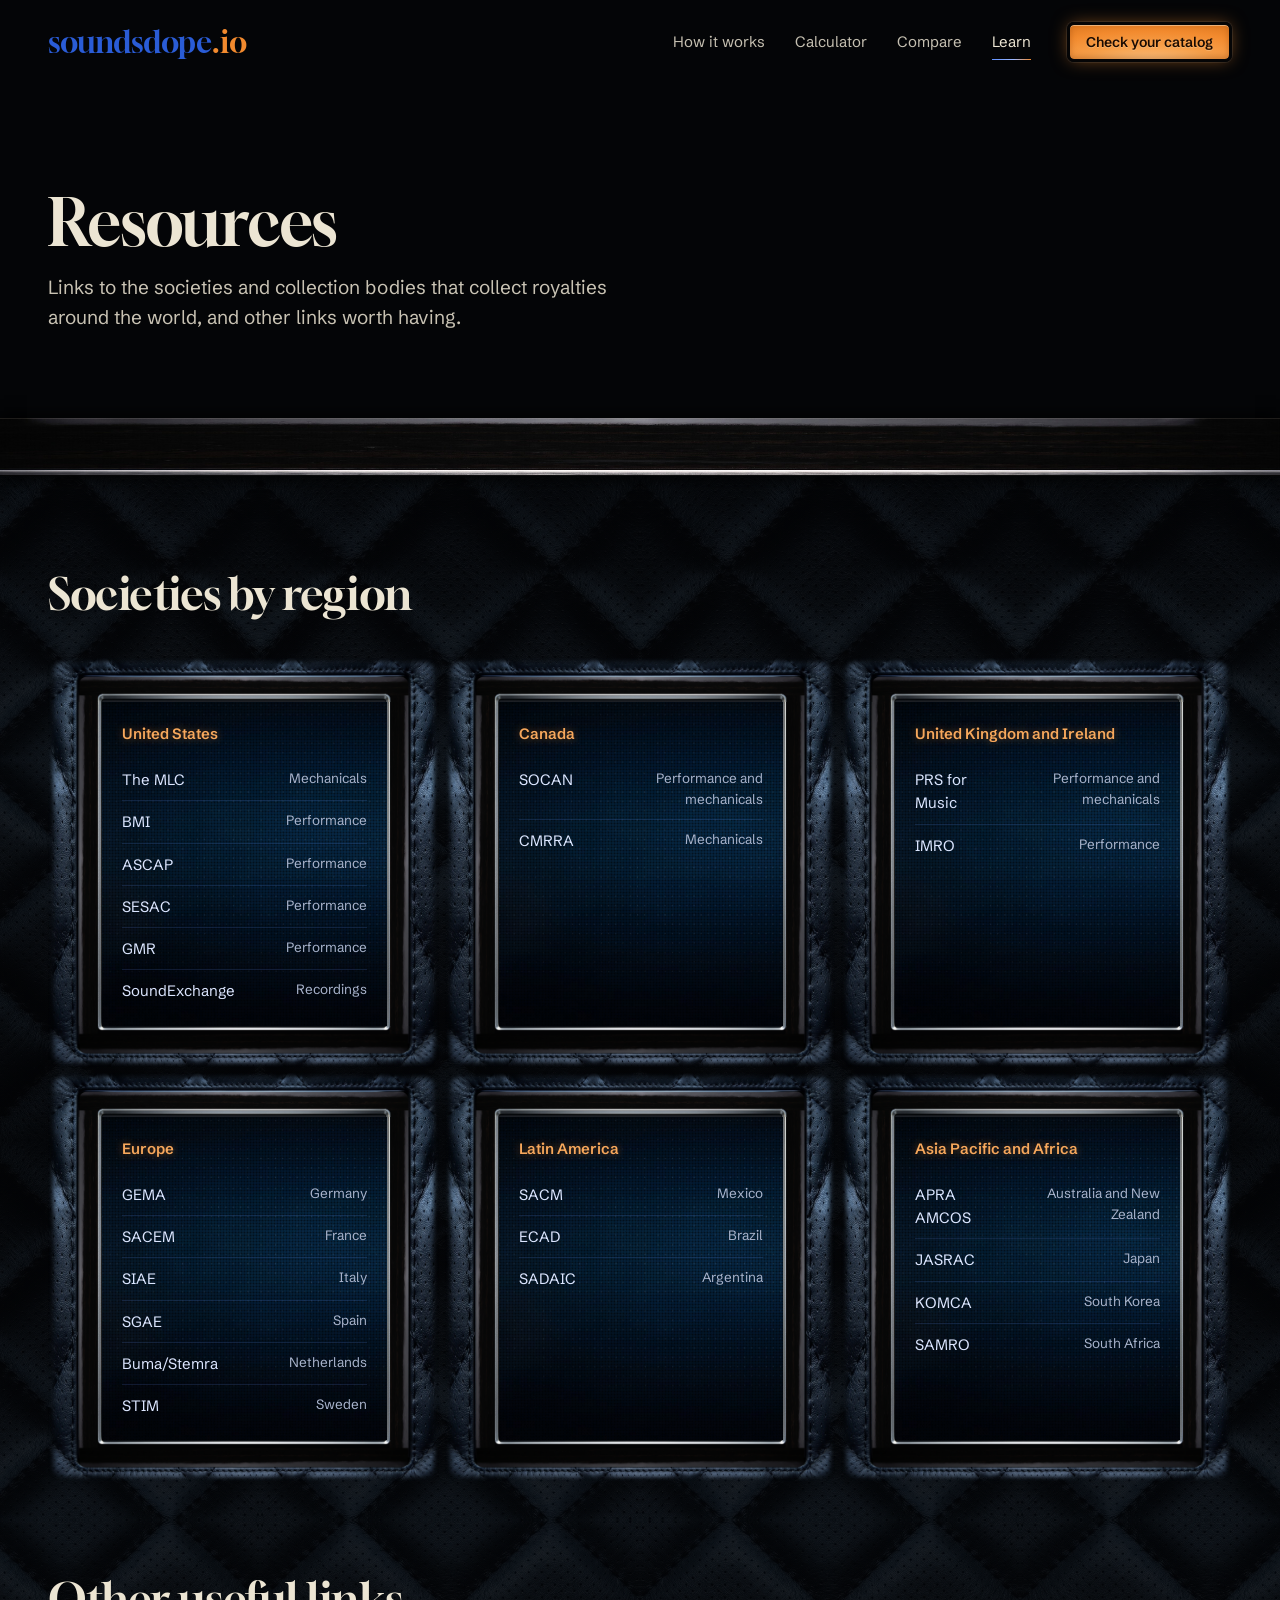
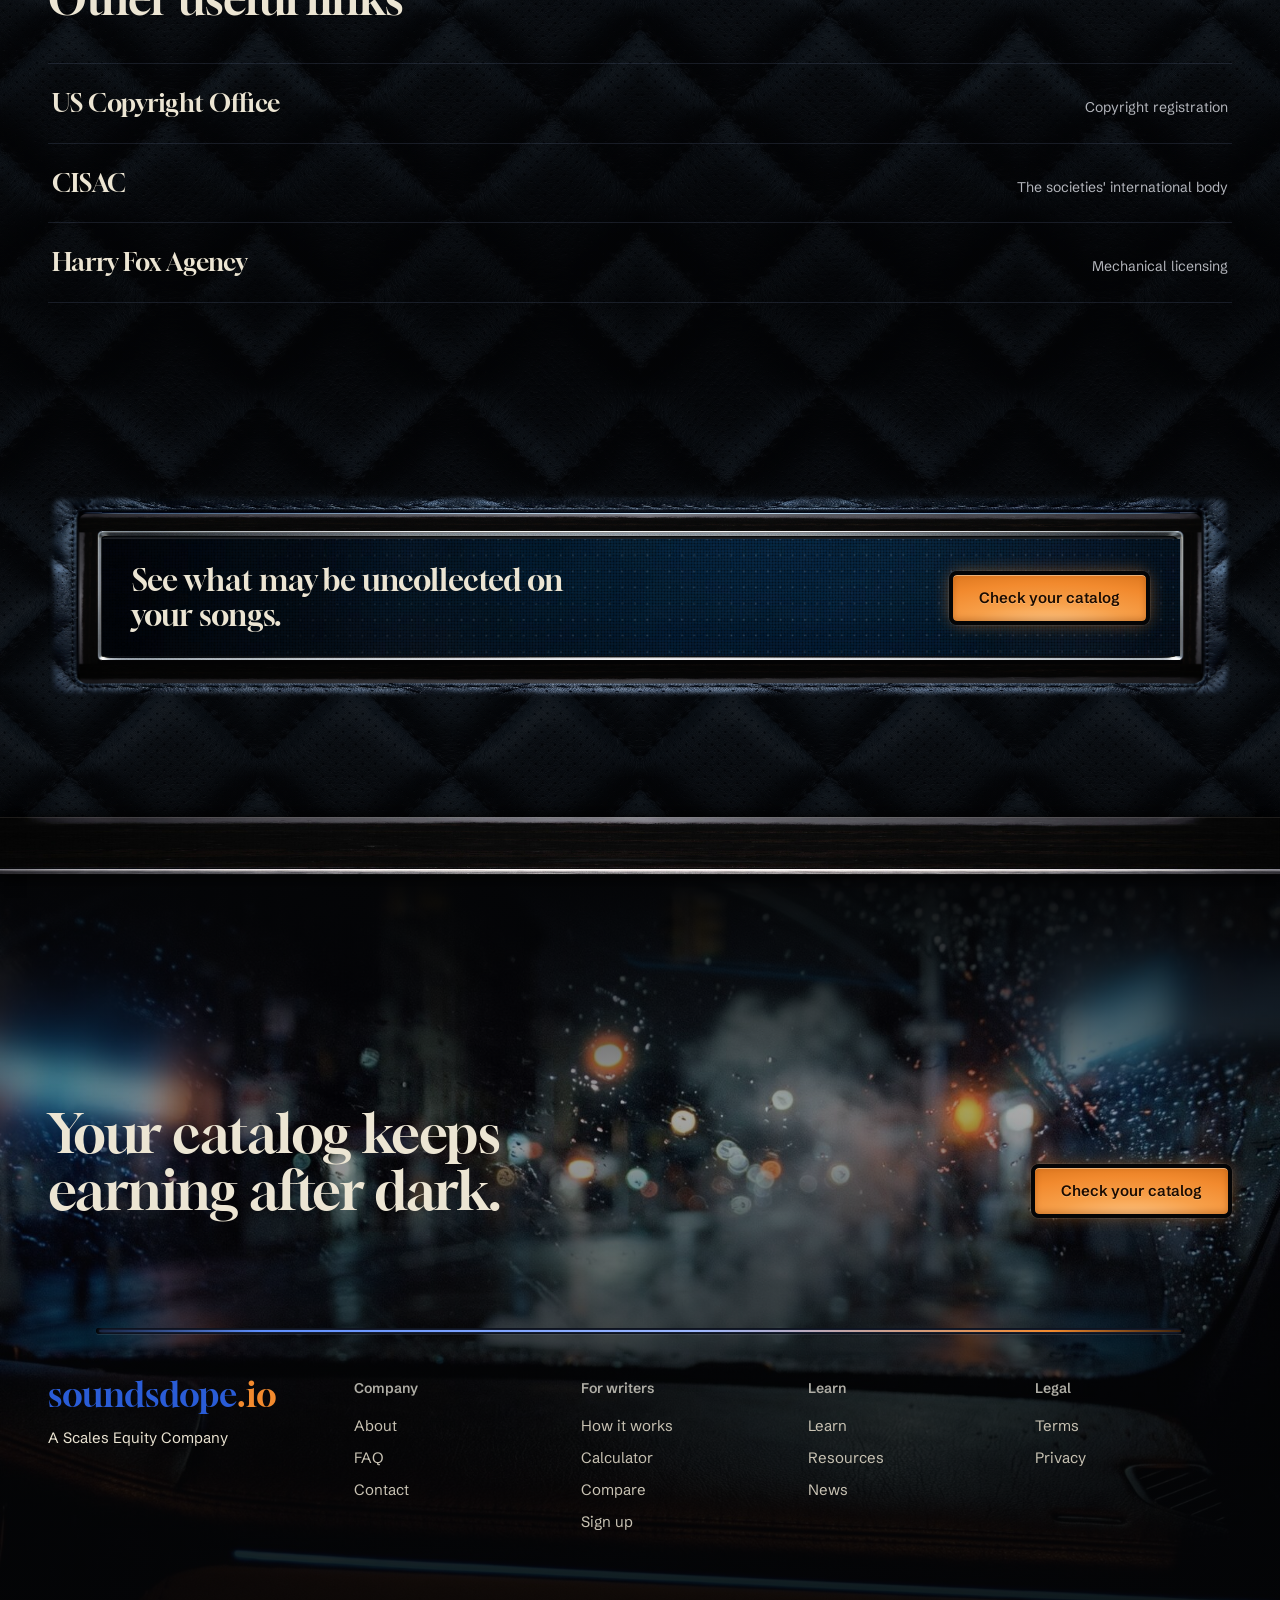
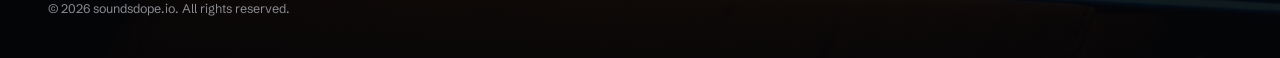
<file: resources/index.html>
<!doctype html>
<html lang="en">
<head>
<meta charset="utf-8">
<meta name="viewport" content="width=device-width, initial-scale=1">
<title>Resources · soundsdope.io</title>
<meta name="description" content="Links to the societies and collection bodies that collect royalties around the world, and other links worth having.">
<meta name="robots" content="noindex, nofollow">
<link rel="canonical" href="https://www.soundsdope.io/resources/">
<link rel="icon" href="/favicon.svg" type="image/svg+xml">
<link rel="icon" href="/favicon-32.png" sizes="32x32" type="image/png">
<link rel="apple-touch-icon" href="/apple-touch-icon.png">
<meta property="og:type" content="website"><meta property="og:site_name" content="soundsdope.io">
<meta property="og:title" content="Resources · soundsdope.io"><meta property="og:description" content="Links to the societies and collection bodies that collect royalties around the world, and other links worth having.">
<meta property="og:url" content="https://www.soundsdope.io/resources/"><meta property="og:image" content="https://www.soundsdope.io/og.jpg">
<meta name="twitter:card" content="summary_large_image">
<meta name="theme-color" content="#05070B">
<link rel="preconnect" href="https://fonts.googleapis.com"><link rel="preconnect" href="https://fonts.gstatic.com" crossorigin>
<link rel="stylesheet" href="https://fonts.googleapis.com/css2?family=Doto:wght@500;700;900&family=Gloock&family=Schibsted+Grotesk:wght@400;500;600;700&display=swap">
<link rel="stylesheet" href="/assets/cabin.css">
<style>
.key[disabled]{opacity:.55;cursor:not-allowed;filter:grayscale(.4)}
.soon{font-size:13px;color:#A6A8AE;margin-top:10px}
</style>
</head>
<body>
<header class="nav"><div class="bar">
  <a class="wm" href="/">soundsdope<i>.io</i></a>
  <nav class="links" aria-label="Main"><a href="/how-it-works/">How it works</a><a href="/calculator/">Calculator</a><a href="/compare/">Compare</a><a href="/learn/" aria-current="page">Learn</a></nav>
  <a class="key go sm" href="/calculator/">Check your catalog</a>
</div></header>
<main id="top">
<section class="phead"><div class="wrap"><h1>Resources</h1><p class="lede">Links to the societies and collection bodies that collect royalties around the world, and other links worth having.</p></div><span class="seam" aria-hidden="true"></span></section><div class="trim" role="presentation"></div><section class="sec "><div class="wrap"><h2>Societies by region</h2><div class="regions"><div class="region panel"><h3>United States</h3><ul><li><a href="https://www.themlc.com">The MLC</a><span>Mechanicals</span></li><li><a href="https://www.bmi.com">BMI</a><span>Performance</span></li><li><a href="https://www.ascap.com">ASCAP</a><span>Performance</span></li><li><a href="https://www.sesac.com">SESAC</a><span>Performance</span></li><li><a href="https://globalmusicrights.com">GMR</a><span>Performance</span></li><li><a href="https://www.soundexchange.com">SoundExchange</a><span>Recordings</span></li></ul></div><div class="region panel"><h3>Canada</h3><ul><li><a href="https://www.socan.com">SOCAN</a><span>Performance and mechanicals</span></li><li><a href="https://www.cmrra.ca">CMRRA</a><span>Mechanicals</span></li></ul></div><div class="region panel"><h3>United Kingdom and Ireland</h3><ul><li><a href="https://www.prsformusic.com">PRS for Music</a><span>Performance and mechanicals</span></li><li><a href="https://www.imro.ie">IMRO</a><span>Performance</span></li></ul></div><div class="region panel"><h3>Europe</h3><ul><li><a href="https://www.gema.de">GEMA</a><span>Germany</span></li><li><a href="https://www.sacem.fr">SACEM</a><span>France</span></li><li><a href="https://www.siae.it">SIAE</a><span>Italy</span></li><li><a href="https://www.sgae.es">SGAE</a><span>Spain</span></li><li><a href="https://www.bumastemra.nl">Buma/Stemra</a><span>Netherlands</span></li><li><a href="https://www.stim.se">STIM</a><span>Sweden</span></li></ul></div><div class="region panel"><h3>Latin America</h3><ul><li><a href="https://www.sacm.org.mx">SACM</a><span>Mexico</span></li><li><a href="https://www4.ecad.org.br">ECAD</a><span>Brazil</span></li><li><a href="https://www.sadaic.org.ar">SADAIC</a><span>Argentina</span></li></ul></div><div class="region panel"><h3>Asia Pacific and Africa</h3><ul><li><a href="https://www.apraamcos.com.au">APRA AMCOS</a><span>Australia and New Zealand</span></li><li><a href="https://www.jasrac.or.jp">JASRAC</a><span>Japan</span></li><li><a href="https://www.komca.or.kr">KOMCA</a><span>South Korea</span></li><li><a href="https://www.samro.org.za">SAMRO</a><span>South Africa</span></li></ul></div></div></div></section><section class="sec "><div class="wrap"><h2>Other useful links</h2><ul class="rows"><li><a href="https://www.copyright.gov"><strong>US Copyright Office</strong><span>Copyright registration</span></a></li><li><a href="https://www.cisac.org"><strong>CISAC</strong><span>The societies' international body</span></a></li><li><a href="https://www.harryfox.com"><strong>Harry Fox Agency</strong><span>Mechanical licensing</span></a></li></ul></div></section><section class="sec "><div class="wrap"><div class="cta panel"><p>See what may be uncollected on your songs.</p><a class="key go" href="/calculator/">Check your catalog</a></div></div></section>
</main>

<div class="trim" role="presentation"></div>
<footer>
  <div class="ph" aria-hidden="true"></div>
  <div class="wrap">
    <div class="closer">
      <h2>Your catalog keeps earning after dark.</h2>
      <a class="key go" href="/calculator/">Check your catalog</a>
    </div>
    <hr class="led">
    <div class="fgrid">
      <div><a class="wm" href="/">soundsdope<i>.io</i></a><p class="scales">A Scales Equity Company</p></div>
      <div><h4>Company</h4><a href="/about/">About</a><a href="/faq/">FAQ</a><a href="/contact/">Contact</a></div>
      <div><h4>For writers</h4><a href="/how-it-works/">How it works</a><a href="/calculator/">Calculator</a><a href="/compare/">Compare</a><a href="/start/">Sign up</a></div>
      <div><h4>Learn</h4><a href="/learn/">Learn</a><a href="/resources/">Resources</a><a href="/news/">News</a></div>
      <div><h4>Legal</h4><a href="/terms/">Terms</a><a href="/privacy/">Privacy</a></div>
    </div>
    <div class="legal"><span>&copy; 2026 soundsdope.io. All rights reserved.</span></div>
  </div>
</footer>
</body>
</html>
</file>
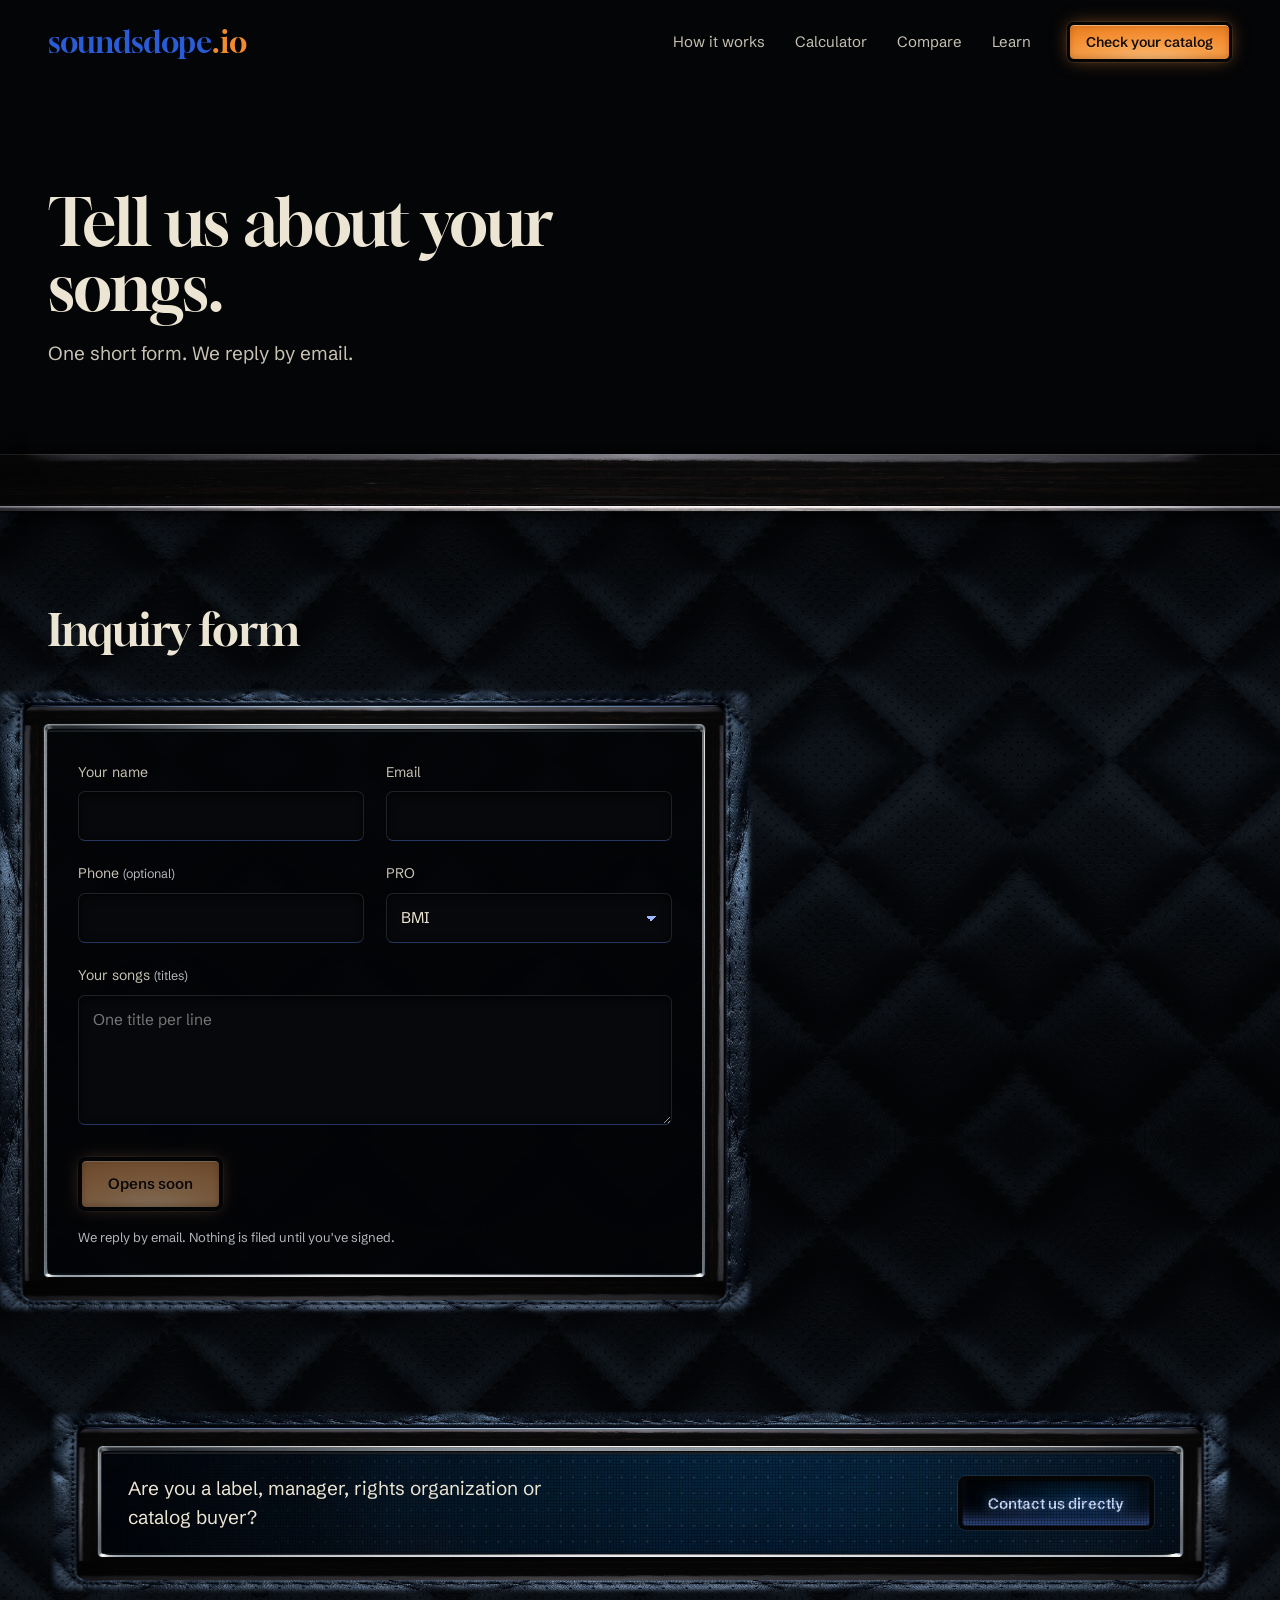
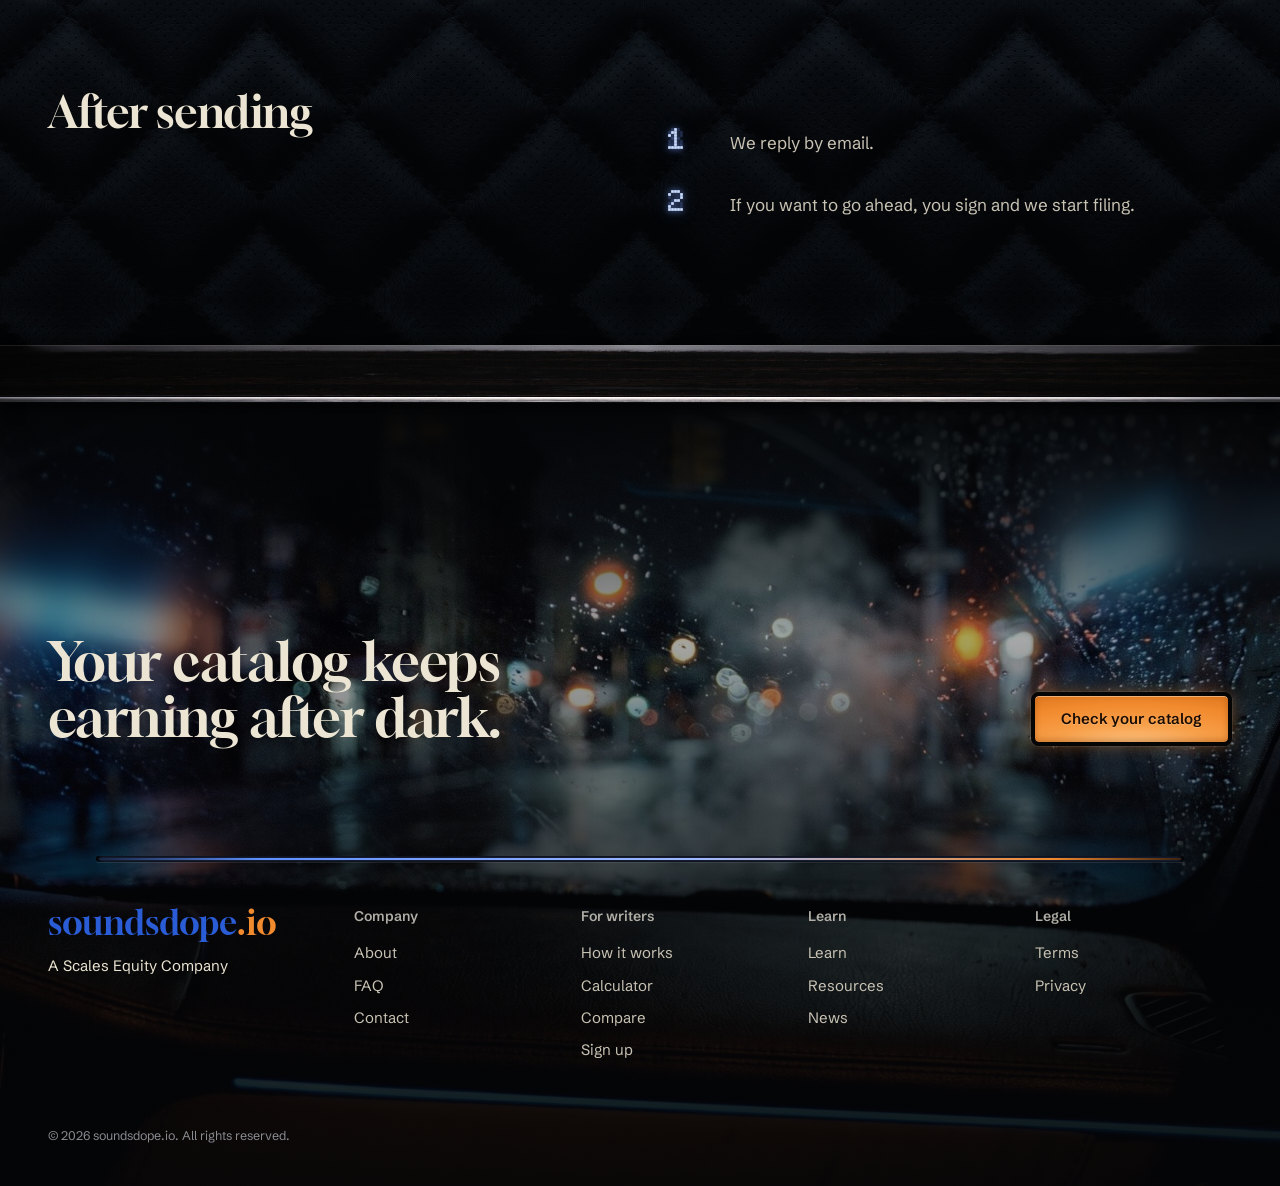
<file: start/index.html>
<!doctype html>
<html lang="en">
<head>
<meta charset="utf-8">
<meta name="viewport" content="width=device-width, initial-scale=1">
<title>Sign up · soundsdope.io</title>
<meta name="description" content="One short form. We reply by email.">
<meta name="robots" content="noindex, nofollow">
<link rel="canonical" href="https://www.soundsdope.io/start/">
<link rel="icon" href="/favicon.svg" type="image/svg+xml">
<link rel="icon" href="/favicon-32.png" sizes="32x32" type="image/png">
<link rel="apple-touch-icon" href="/apple-touch-icon.png">
<meta property="og:type" content="website"><meta property="og:site_name" content="soundsdope.io">
<meta property="og:title" content="Sign up · soundsdope.io"><meta property="og:description" content="One short form. We reply by email.">
<meta property="og:url" content="https://www.soundsdope.io/start/"><meta property="og:image" content="https://www.soundsdope.io/og.jpg">
<meta name="twitter:card" content="summary_large_image">
<meta name="theme-color" content="#05070B">
<link rel="preconnect" href="https://fonts.googleapis.com"><link rel="preconnect" href="https://fonts.gstatic.com" crossorigin>
<link rel="stylesheet" href="https://fonts.googleapis.com/css2?family=Doto:wght@500;700;900&family=Gloock&family=Schibsted+Grotesk:wght@400;500;600;700&display=swap">
<link rel="stylesheet" href="/assets/cabin.css">
<style>
.key[disabled]{opacity:.55;cursor:not-allowed;filter:grayscale(.4)}
.soon{font-size:13px;color:#A6A8AE;margin-top:10px}
</style>
</head>
<body>
<header class="nav"><div class="bar">
  <a class="wm" href="/">soundsdope<i>.io</i></a>
  <nav class="links" aria-label="Main"><a href="/how-it-works/">How it works</a><a href="/calculator/">Calculator</a><a href="/compare/">Compare</a><a href="/learn/">Learn</a></nav>
  <a class="key go sm" href="/calculator/">Check your catalog</a>
</div></header>
<main id="top">
<section class="phead"><div class="wrap"><h1>Tell us about your songs.</h1><p class="lede">One short form. We reply by email.</p></div><span class="seam" aria-hidden="true"></span></section><div class="trim" role="presentation"></div><section class="sec "><div class="wrap"><h2>Inquiry form</h2><div style="margin-top:34px"><form class="formcard" onsubmit="return false"><div class="fields">
  <div class="f"><label for="nm">Your name</label><input id="nm" name="name"></div>
  <div class="f"><label for="em">Email</label><input id="em" name="email" type="email"></div>
  <div class="f"><label for="ph">Phone <small>(optional)</small></label><input id="ph" name="phone" type="tel"></div>
  <div class="f"><label for="pro2">PRO</label><select id="pro2" name="pro"><option>BMI</option><option>ASCAP</option><option>SESAC</option><option>GMR</option><option>None</option><option>Not sure</option></select></div>
  <div class="f full"><label for="songs2">Your songs <small>(titles)</small></label><textarea id="songs2" name="songs" placeholder="One title per line"></textarea></div>
  
</div><button class="key go" type="submit" disabled aria-disabled="true">Opens soon</button><p class="fine">We reply by email. Nothing is filed until you've signed.</p></form></div></div></section><section class="sec "><div class="wrap"><div class="route panel"><p>Are you a label, manager, rights organization or catalog buyer?</p><a class="key blue" href="/contact/">Contact us directly</a></div></div></section><section class="sec "><div class="wrap"><div class="two"><h2>After sending</h2><div><ol class="steps">
     <li><span class="seg" data-ghost="8">1</span><span>We reply by email.</span></li>
     <li><span class="seg" data-ghost="8">2</span><span>If you want to go ahead, you sign and we start filing.</span></li></ol>
     </div></div></div></section>
</main>

<div class="trim" role="presentation"></div>
<footer>
  <div class="ph" aria-hidden="true"></div>
  <div class="wrap">
    <div class="closer">
      <h2>Your catalog keeps earning after dark.</h2>
      <a class="key go" href="/calculator/">Check your catalog</a>
    </div>
    <hr class="led">
    <div class="fgrid">
      <div><a class="wm" href="/">soundsdope<i>.io</i></a><p class="scales">A Scales Equity Company</p></div>
      <div><h4>Company</h4><a href="/about/">About</a><a href="/faq/">FAQ</a><a href="/contact/">Contact</a></div>
      <div><h4>For writers</h4><a href="/how-it-works/">How it works</a><a href="/calculator/">Calculator</a><a href="/compare/">Compare</a><a href="/start/">Sign up</a></div>
      <div><h4>Learn</h4><a href="/learn/">Learn</a><a href="/resources/">Resources</a><a href="/news/">News</a></div>
      <div><h4>Legal</h4><a href="/terms/">Terms</a><a href="/privacy/">Privacy</a></div>
    </div>
    <div class="legal"><span>&copy; 2026 soundsdope.io. All rights reserved.</span></div>
  </div>
</footer>
</body>
</html>
</file>
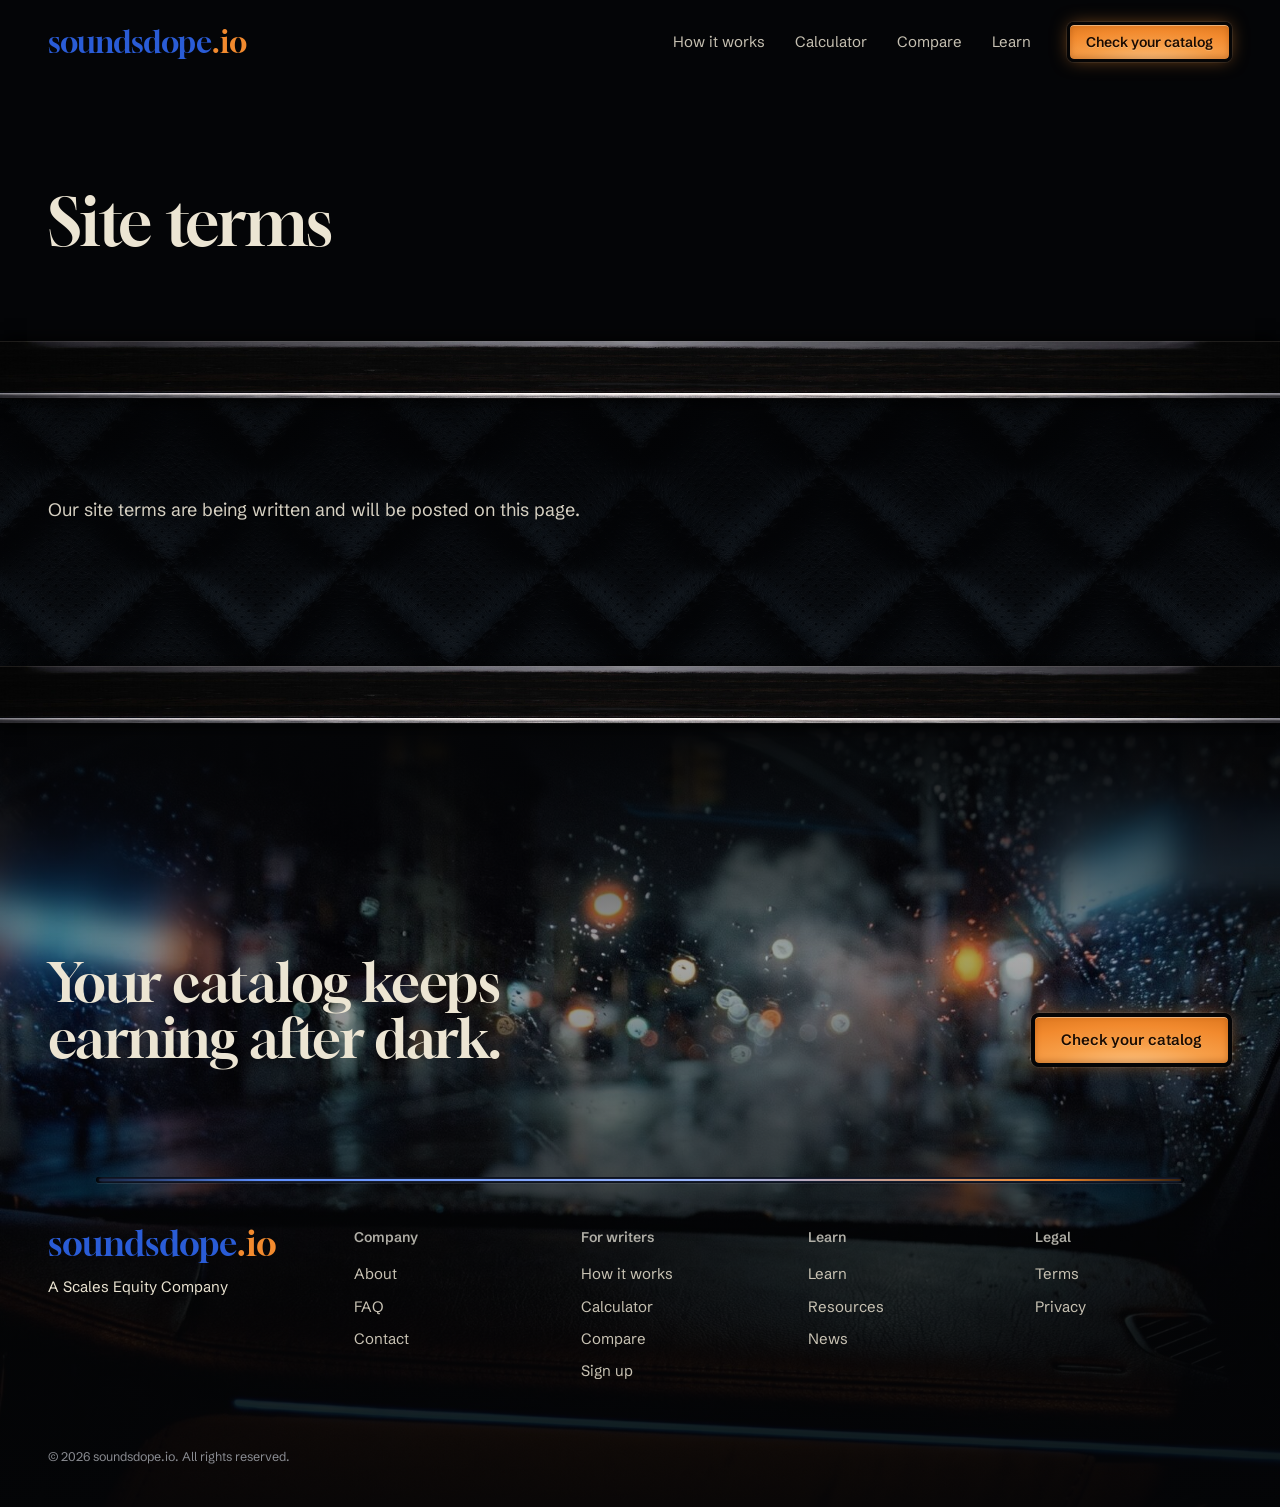
<file: terms/index.html>
<!doctype html>
<html lang="en">
<head>
<meta charset="utf-8">
<meta name="viewport" content="width=device-width, initial-scale=1">
<title>Site terms · soundsdope.io</title>
<meta name="description" content="Site terms for soundsdope.io.">
<meta name="robots" content="noindex, nofollow">
<link rel="canonical" href="https://www.soundsdope.io/terms/">
<link rel="icon" href="/favicon.svg" type="image/svg+xml">
<link rel="icon" href="/favicon-32.png" sizes="32x32" type="image/png">
<link rel="apple-touch-icon" href="/apple-touch-icon.png">
<meta property="og:type" content="website"><meta property="og:site_name" content="soundsdope.io">
<meta property="og:title" content="Site terms · soundsdope.io"><meta property="og:description" content="Site terms for soundsdope.io.">
<meta property="og:url" content="https://www.soundsdope.io/terms/"><meta property="og:image" content="https://www.soundsdope.io/og.jpg">
<meta name="twitter:card" content="summary_large_image">
<meta name="theme-color" content="#05070B">
<link rel="preconnect" href="https://fonts.googleapis.com"><link rel="preconnect" href="https://fonts.gstatic.com" crossorigin>
<link rel="stylesheet" href="https://fonts.googleapis.com/css2?family=Doto:wght@500;700;900&family=Gloock&family=Schibsted+Grotesk:wght@400;500;600;700&display=swap">
<link rel="stylesheet" href="/assets/cabin.css">
<style>
.key[disabled]{opacity:.55;cursor:not-allowed;filter:grayscale(.4)}
.soon{font-size:13px;color:#A6A8AE;margin-top:10px}
</style>
</head>
<body>
<header class="nav"><div class="bar">
  <a class="wm" href="/">soundsdope<i>.io</i></a>
  <nav class="links" aria-label="Main"><a href="/how-it-works/">How it works</a><a href="/calculator/">Calculator</a><a href="/compare/">Compare</a><a href="/learn/">Learn</a></nav>
  <a class="key go sm" href="/calculator/">Check your catalog</a>
</div></header>
<main id="top">
<section class="phead"><div class="wrap"><h1>Site terms</h1></div><span class="seam" aria-hidden="true"></span></section><div class="trim" role="presentation"></div><section class="sec "><div class="wrap"><article class="prose"><p>Our site terms are being written and will be posted on this page.</p></article></div></section>
</main>

<div class="trim" role="presentation"></div>
<footer>
  <div class="ph" aria-hidden="true"></div>
  <div class="wrap">
    <div class="closer">
      <h2>Your catalog keeps earning after dark.</h2>
      <a class="key go" href="/calculator/">Check your catalog</a>
    </div>
    <hr class="led">
    <div class="fgrid">
      <div><a class="wm" href="/">soundsdope<i>.io</i></a><p class="scales">A Scales Equity Company</p></div>
      <div><h4>Company</h4><a href="/about/">About</a><a href="/faq/">FAQ</a><a href="/contact/">Contact</a></div>
      <div><h4>For writers</h4><a href="/how-it-works/">How it works</a><a href="/calculator/">Calculator</a><a href="/compare/">Compare</a><a href="/start/">Sign up</a></div>
      <div><h4>Learn</h4><a href="/learn/">Learn</a><a href="/resources/">Resources</a><a href="/news/">News</a></div>
      <div><h4>Legal</h4><a href="/terms/">Terms</a><a href="/privacy/">Privacy</a></div>
    </div>
    <div class="legal"><span>&copy; 2026 soundsdope.io. All rights reserved.</span></div>
  </div>
</footer>
</body>
</html>
</file>
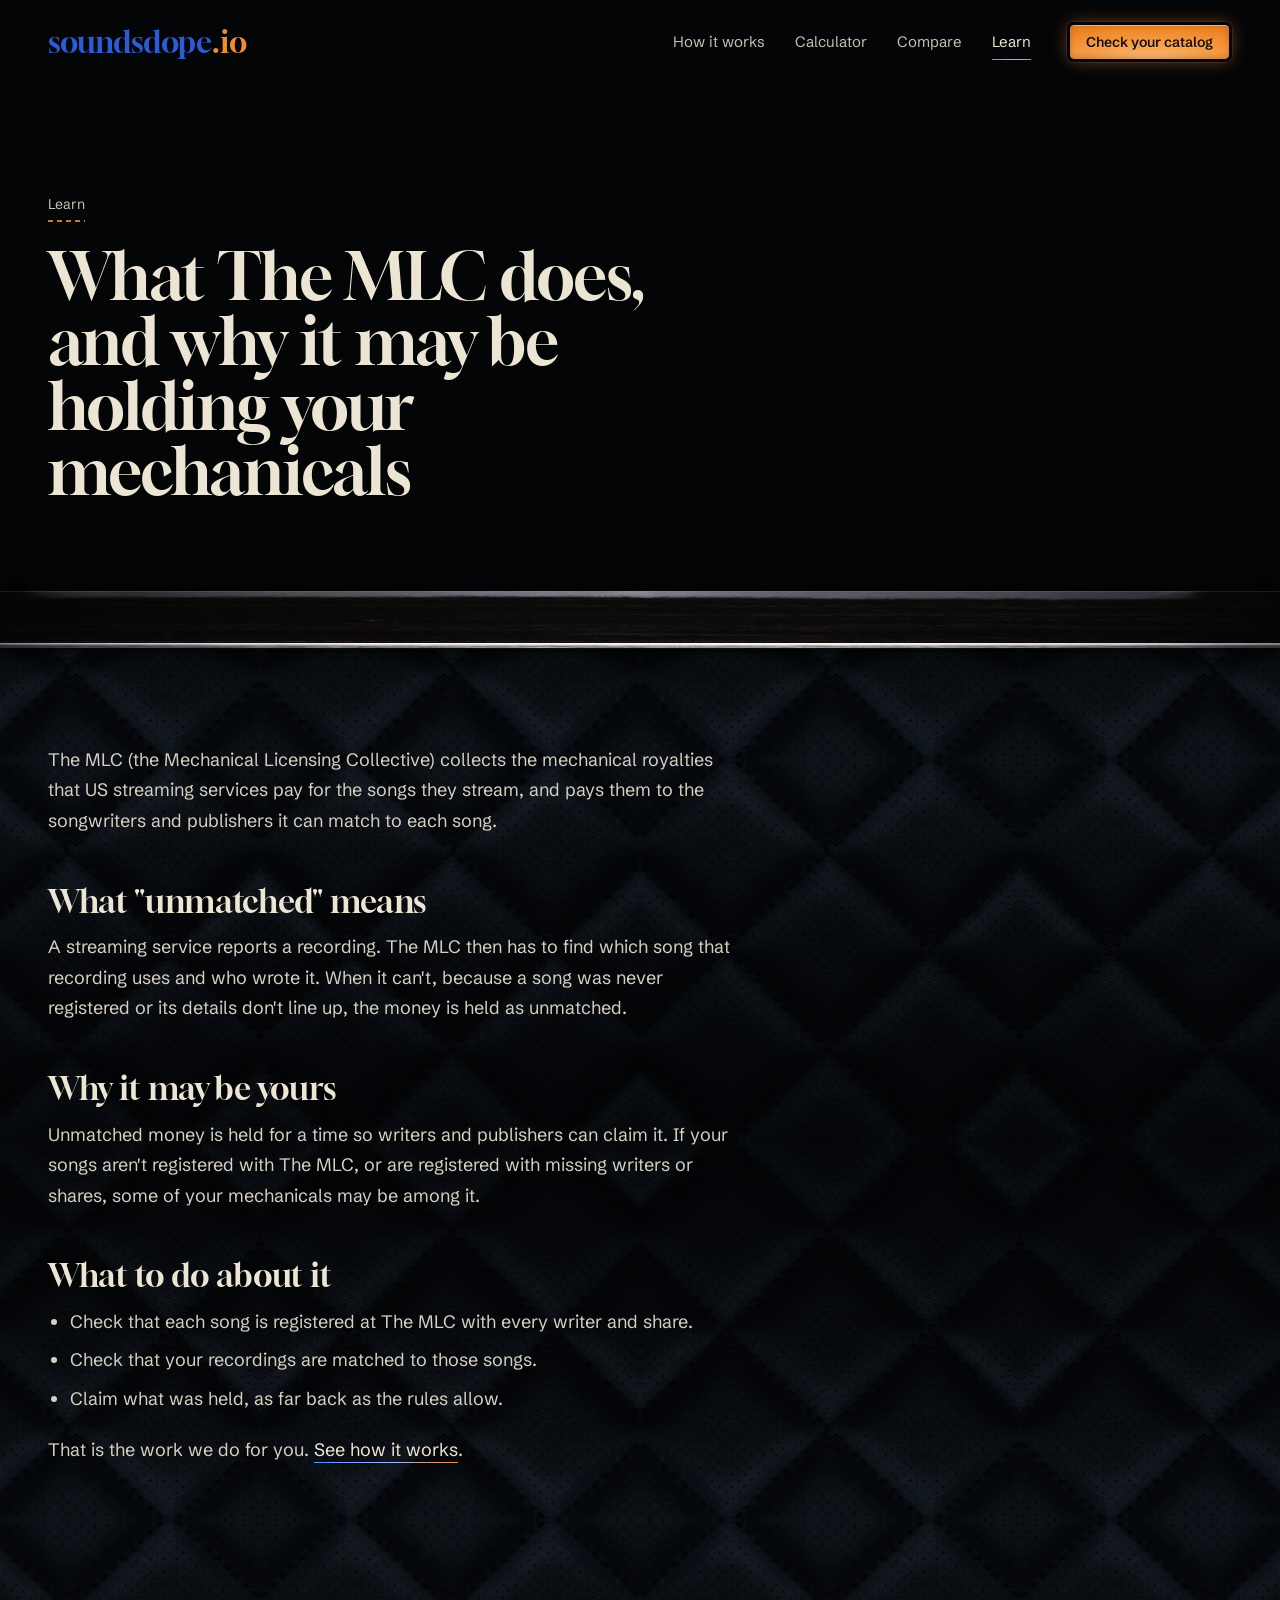
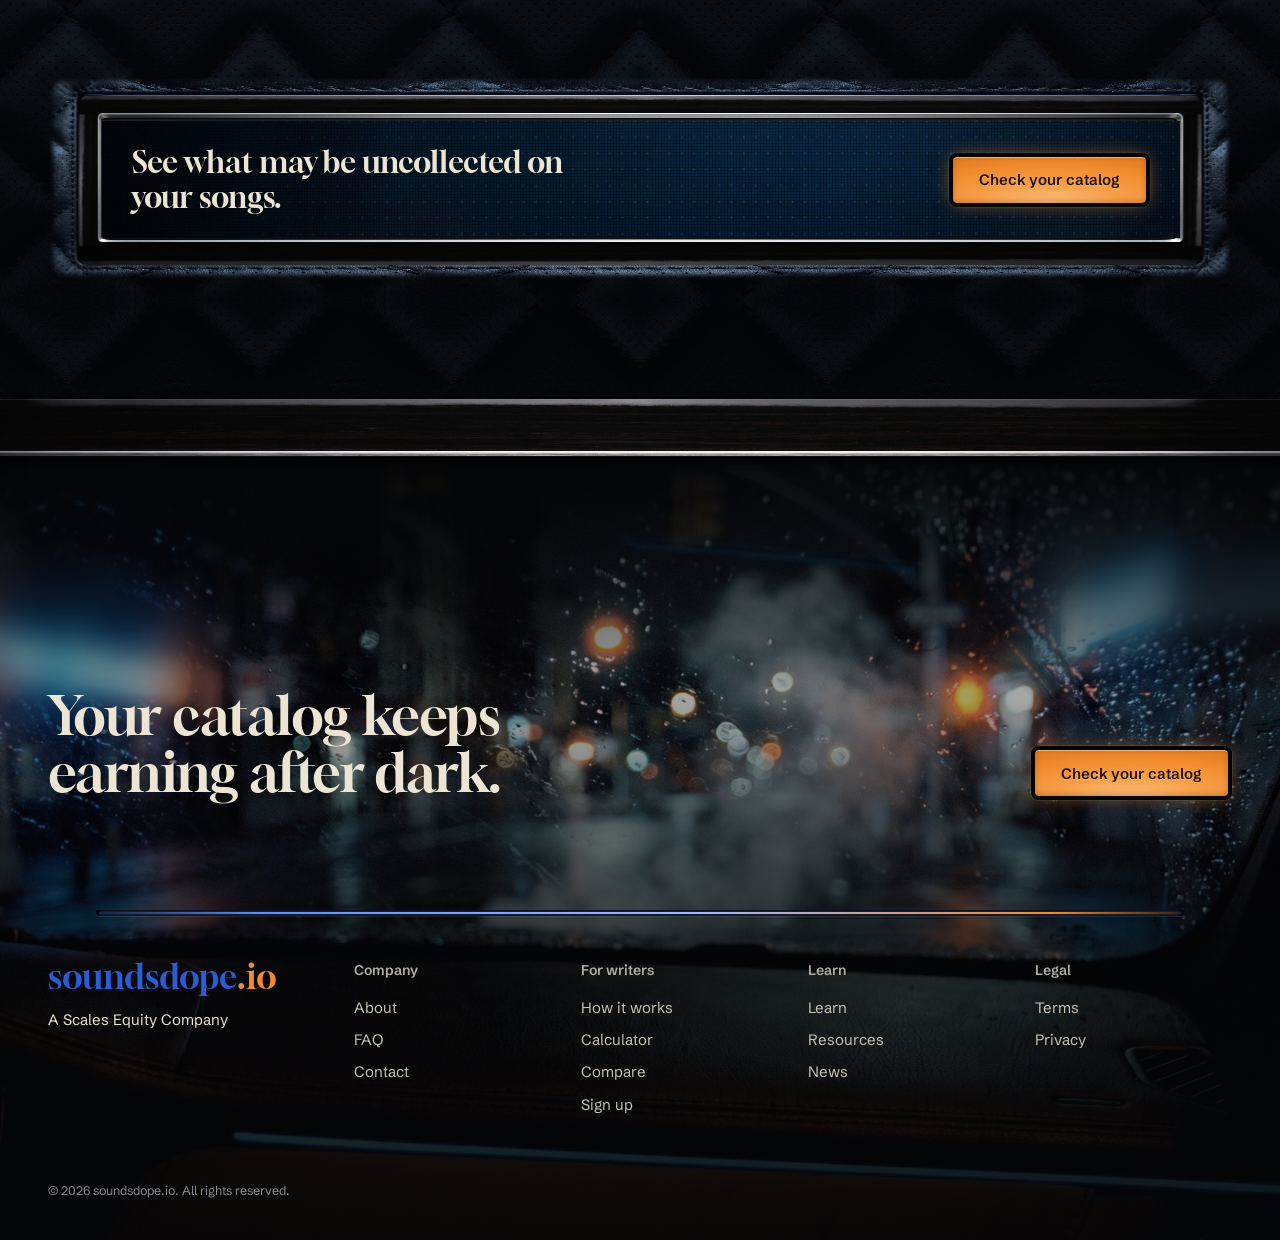
<file: learn/what-the-mlc-does/index.html>
<!doctype html>
<html lang="en">
<head>
<meta charset="utf-8">
<meta name="viewport" content="width=device-width, initial-scale=1">
<title>What The MLC does · soundsdope.io</title>
<meta name="description" content="The US body that collects streaming mechanicals, and what &quot;unmatched&quot; means.">
<meta name="robots" content="noindex, nofollow">
<link rel="canonical" href="https://www.soundsdope.io/learn/what-the-mlc-does/">
<link rel="icon" href="/favicon.svg" type="image/svg+xml">
<link rel="icon" href="/favicon-32.png" sizes="32x32" type="image/png">
<link rel="apple-touch-icon" href="/apple-touch-icon.png">
<meta property="og:type" content="website"><meta property="og:site_name" content="soundsdope.io">
<meta property="og:title" content="What The MLC does · soundsdope.io"><meta property="og:description" content="The US body that collects streaming mechanicals, and what &quot;unmatched&quot; means.">
<meta property="og:url" content="https://www.soundsdope.io/learn/what-the-mlc-does/"><meta property="og:image" content="https://www.soundsdope.io/og.jpg">
<meta name="twitter:card" content="summary_large_image">
<meta name="theme-color" content="#05070B">
<link rel="preconnect" href="https://fonts.googleapis.com"><link rel="preconnect" href="https://fonts.gstatic.com" crossorigin>
<link rel="stylesheet" href="https://fonts.googleapis.com/css2?family=Doto:wght@500;700;900&family=Gloock&family=Schibsted+Grotesk:wght@400;500;600;700&display=swap">
<link rel="stylesheet" href="/assets/cabin.css">
<style>
.key[disabled]{opacity:.55;cursor:not-allowed;filter:grayscale(.4)}
.soon{font-size:13px;color:#A6A8AE;margin-top:10px}
</style>
</head>
<body>
<header class="nav"><div class="bar">
  <a class="wm" href="/">soundsdope<i>.io</i></a>
  <nav class="links" aria-label="Main"><a href="/how-it-works/">How it works</a><a href="/calculator/">Calculator</a><a href="/compare/">Compare</a><a href="/learn/" aria-current="page">Learn</a></nav>
  <a class="key go sm" href="/calculator/">Check your catalog</a>
</div></header>
<main id="top">
<section class="phead"><div class="wrap"><a class="crumb" href="/learn/">Learn</a><br><h1>What The MLC does, and why it may be holding your mechanicals</h1></div><span class="seam" aria-hidden="true"></span></section><div class="trim" role="presentation"></div><section class="sec "><div class="wrap"><article class="prose">
<p>The MLC (the Mechanical Licensing Collective) collects the mechanical royalties that US streaming services pay for the songs they stream, and pays them to the songwriters and publishers it can match to each song.</p>
<h2>What "unmatched" means</h2>
<p>A streaming service reports a recording. The MLC then has to find which song that recording uses and who wrote it. When it can't, because a song was never registered or its details don't line up, the money is held as unmatched.</p>
<h2>Why it may be yours</h2>
<p>Unmatched money is held for a time so writers and publishers can claim it. If your songs aren't registered with The MLC, or are registered with missing writers or shares, some of your mechanicals may be among it.</p>
<h2>What to do about it</h2>
<ul><li>Check that each song is registered at The MLC with every writer and share.</li><li>Check that your recordings are matched to those songs.</li><li>Claim what was held, as far back as the rules allow.</li></ul>
<p>That is the work we do for you. <a href="/how-it-works/">See how it works</a>.</p>
</article></div></section><section class="sec "><div class="wrap"><div class="cta panel"><p>See what may be uncollected on your songs.</p><a class="key go" href="/calculator/">Check your catalog</a></div></div></section>
</main>

<div class="trim" role="presentation"></div>
<footer>
  <div class="ph" aria-hidden="true"></div>
  <div class="wrap">
    <div class="closer">
      <h2>Your catalog keeps earning after dark.</h2>
      <a class="key go" href="/calculator/">Check your catalog</a>
    </div>
    <hr class="led">
    <div class="fgrid">
      <div><a class="wm" href="/">soundsdope<i>.io</i></a><p class="scales">A Scales Equity Company</p></div>
      <div><h4>Company</h4><a href="/about/">About</a><a href="/faq/">FAQ</a><a href="/contact/">Contact</a></div>
      <div><h4>For writers</h4><a href="/how-it-works/">How it works</a><a href="/calculator/">Calculator</a><a href="/compare/">Compare</a><a href="/start/">Sign up</a></div>
      <div><h4>Learn</h4><a href="/learn/">Learn</a><a href="/resources/">Resources</a><a href="/news/">News</a></div>
      <div><h4>Legal</h4><a href="/terms/">Terms</a><a href="/privacy/">Privacy</a></div>
    </div>
    <div class="legal"><span>&copy; 2026 soundsdope.io. All rights reserved.</span></div>
  </div>
</footer>
</body>
</html>
</file>
<file: assets/cabin.css>
:root{
  --bg:#040507; --ink:#ECE5D3; --mute:#9C9A92; --soft:#C9C3B4; --tag:#8E9096;
  --metal:rgba(165,172,184,.34); --metal-lo:rgba(165,172,184,.16); --line:rgba(150,170,215,.14);
  --led:#5E8FFF; --led-hi:#9DB8FF; --orange:#F28A2E; --blue:#2A5CD6;
  --ledline:linear-gradient(90deg,var(--led) 0%,var(--led-hi) 55%,var(--orange) 100%);
  --sans:"Schibsted Grotesk",system-ui,sans-serif; --serif:"Gloock",Georgia,serif; --num:"Doto",ui-monospace,monospace;
}
*{box-sizing:border-box}
body{margin:0;background:var(--bg);color:var(--ink);font-family:var(--sans);font-size:17px;line-height:1.55;-webkit-font-smoothing:antialiased;overflow-x:hidden;position:relative}
body>*{position:relative;z-index:1}
a{color:inherit;text-decoration:none}
a:focus-visible,button:focus-visible{outline:2px solid var(--led);outline-offset:3px}
.wrap{max-width:1280px;margin:0 auto;padding:0 48px;position:relative}
.review{font-size:12px;color:#7A7C84;padding:8px 48px;background:var(--bg);margin:0;z-index:40}

/* one light, now held inside panels: a recessed slot with the LED strip glowing through a diffuser, its light kept inside the slot */
.led{display:block;height:6px;border:0;margin:0 auto;width:calc(100% - 96px);max-width:1280px;border-radius:3px;background:#010203;position:relative;
  box-shadow:inset 0 1px 2px rgba(0,0,0,.9),0 1px 0 rgba(165,172,184,.14)}
.led::after{content:"";position:absolute;left:3px;right:3px;top:2px;height:2px;border-radius:1px;background:linear-gradient(90deg,rgba(94,143,255,.25),var(--led) 15%,var(--led-hi) 55%,var(--orange) 88%,rgba(242,138,46,.25));filter:blur(.6px);box-shadow:0 0 4px rgba(120,160,255,.6)}
/* the LED panel: smoked-glass face (photo), light from inside, a dot-matrix screen over it, edges darkened so the glow stays in */
.panel{position:relative;overflow:hidden;background:#05070B url(img/smoked.jpg) center/cover;border:1px solid #000;
  box-shadow:inset 0 0 0 1px rgba(255,255,255,.05),inset 0 0 36px 8px rgba(0,0,0,.85),0 0 0 1px var(--metal-lo),0 0 0 6px #030405,0 0 0 7px var(--metal)}
.panel::after{content:"";position:absolute;inset:0;pointer-events:none;z-index:1;background-image:radial-gradient(circle,rgba(0,0,0,.5) .7px,transparent 1.2px);background-size:3px 3px;mix-blend-mode:multiply}
.panel>*{position:relative;z-index:2}
/* lit dot-matrix numerals with the unlit digits ghosted behind */
.seg{position:relative;display:inline-block;font-family:var(--num);font-weight:900;color:#CFE0FF;text-shadow:0 0 6px rgba(120,160,255,.85),0 0 18px rgba(94,143,255,.45)}
.seg::before{content:attr(data-ghost);position:absolute;left:0;top:0;color:rgba(120,160,255,.2);text-shadow:none;z-index:-1}

h1,h2{font-family:var(--serif);font-weight:400;letter-spacing:-.01em;margin:0}
h1{font-size:clamp(44px,5.2vw,76px);line-height:1.02;max-width:10.5ch}
h2{font-size:clamp(36px,4.2vw,60px);line-height:1.05}
.lede{color:var(--mute);max-width:540px;margin:18px 0 0}

/* keys: backlit push buttons. The face is a lit panel: amber acrylic with the light coming through it for the call to action,
   smoked glass with blue light bleeding up from inside for everything else. Legends glow from behind; the light stays in the key. */
.key{position:relative;overflow:hidden;display:inline-flex;align-items:center;justify-content:center;height:54px;padding:0 26px;border-radius:9px;
  font:600 15px/1 var(--sans);white-space:nowrap;cursor:pointer;border:1px solid #000;
  background:#07090D url(img/smoked.jpg) center/cover;color:#CFE0FF;text-shadow:0 0 8px rgba(120,160,255,.7);
  box-shadow:inset 0 0 0 1px rgba(255,255,255,.06),inset 0 -14px 18px -10px rgba(94,143,255,.75),inset 0 0 18px 4px rgba(0,0,0,.8),0 0 0 1px var(--metal),0 3px 0 #000}
.key::after{content:"";position:absolute;inset:0;pointer-events:none;background-image:radial-gradient(circle,rgba(0,0,0,.45) .7px,transparent 1.2px);background-size:3px 3px}
.key.go{background:radial-gradient(130% 150% at 50% 115%,#FFD29A 0%,#F7A04A 32%,#F28A2E 58%,#B9590E 100%);color:#1A0B01;text-shadow:0 1px 0 rgba(255,220,180,.35);
  box-shadow:inset 0 0 0 1px rgba(255,214,170,.55),inset 0 0 16px 2px rgba(255,190,120,.55),inset 0 -6px 12px -6px rgba(120,50,0,.6),0 0 0 1px #000,0 0 0 2px rgba(242,138,46,.45),0 0 22px -4px rgba(242,138,46,.75)}
.key.go::after{background-image:radial-gradient(circle,rgba(120,50,0,.22) .7px,transparent 1.2px)}
.key.go:hover{filter:brightness(1.07)}
.key.blue:hover{filter:brightness(1.15)}
.key.sm{height:40px;padding:0 16px;font-size:14px;border-radius:7px}
.textlink{color:var(--ink);font-weight:500;padding-bottom:4px;background:var(--ledline) left bottom/100% 1px no-repeat}

/* nav */
.nav{position:absolute;left:0;right:0;z-index:30}
.nav .bar{display:flex;align-items:center;gap:36px;height:84px;padding:0 48px}
.wm{font-family:var(--serif);font-size:30px;line-height:1;white-space:nowrap;color:var(--blue)}
.wm i{font-style:normal;color:var(--orange)}
.links{display:flex;gap:30px;margin-left:auto;font-size:15px;color:rgba(236,229,211,.84)}
.links a{padding:6px 0;background:var(--ledline) left bottom/0 1px no-repeat}
.links a:hover{background-size:100% 1px}
.nav .login{white-space:nowrap;font-size:15px;color:rgba(236,229,211,.84);margin-left:14px}

/* 1 hero: photo one of two, his trunk pick */
.hero{position:relative;overflow:hidden;min-height:860px;display:flex;align-items:flex-end}
.hero .ph{position:absolute;inset:0 0 0 32%;background:url(img/hero-trunk.jpg) 58% 50%/cover;
  -webkit-mask-image:linear-gradient(90deg,transparent 0%,#000 22%);mask-image:linear-gradient(90deg,transparent 0%,#000 22%)}
.hero .ph::after{content:"";position:absolute;inset:0;background:linear-gradient(180deg,rgba(4,5,7,.6) 0%,rgba(4,5,7,0) 16%,rgba(4,5,7,0) 76%,var(--bg) 100%)}
.hero .wrap{width:100%;padding-top:180px;padding-bottom:120px}
.hero .lede{color:var(--soft);font-size:19px;max-width:440px}
.ctas{display:flex;gap:30px;align-items:center;flex-wrap:wrap;margin-top:36px}
.credit{position:absolute;z-index:3;right:20px;bottom:12px;font-size:11px;color:rgba(236,229,211,.45)}

/* 2 how it works: the instrument cluster as a backlit display. A segmented LED bar runs across it, lit stage by stage. */
.how{padding:120px 0 40px}
.how .head{display:flex;justify-content:space-between;align-items:flex-end;gap:40px;margin-bottom:46px}
.how .head .lede{margin:0;max-width:420px}
.cluster{border-radius:24px;padding:46px 42px 44px}
.cluster::before{content:"";position:absolute;left:8%;right:8%;top:-30%;height:80%;z-index:1;pointer-events:none;background:radial-gradient(50% 50% at 50% 50%,rgba(94,143,255,.16),transparent 70%)}
.bars{display:grid;grid-template-columns:repeat(5,1fr);gap:0 26px;margin-bottom:34px}
.bars span{display:flex;gap:4px}
.bars i{flex:1;height:14px;border-radius:2px;background:rgba(110,150,255,.09);box-shadow:inset 0 0 0 1px rgba(110,150,255,.05)}
.bars i.on{background:var(--c);box-shadow:0 0 6px var(--c),inset 0 0 3px rgba(255,255,255,.5)}
.track{display:grid;grid-template-columns:repeat(5,1fr);gap:0 26px;list-style:none;margin:0;padding:0}
.stop .n{font-size:58px;line-height:1}
.stop h3{margin:16px 0 6px;font-size:21px;font-weight:600;color:var(--ink)}
.stop p{margin:0;font-size:15px;line-height:1.45;color:#A9B4CC}

/* 3 proof: the quilted leather itself (Gemini photograph), graded dark so the quotes read */
.proof{position:relative;padding:150px 0 130px;overflow:hidden;background:url(img/quilt.jpg) center/cover}
.proof::before{content:"";position:absolute;inset:0;background:linear-gradient(180deg,var(--bg) 0%,rgba(4,5,7,.7) 18%,rgba(4,5,7,.7) 82%,var(--bg) 100%),linear-gradient(90deg,rgba(4,5,7,.55),rgba(4,5,7,.25) 50%,rgba(4,5,7,.55))}
.proof .wrap{z-index:2}
.quotes{display:grid;grid-template-columns:repeat(3,1fr);gap:48px;margin-top:60px}
.q{margin:0;padding:28px 0 0;position:relative}
.q::before{content:"";position:absolute;left:0;width:72px;top:0;height:6px;border-radius:3px;background:#010203;box-shadow:inset 0 1px 2px #000,0 1px 0 rgba(165,172,184,.16)}
.q::after{content:"";position:absolute;left:3px;width:66px;top:2px;height:2px;border-radius:1px;background:linear-gradient(90deg,var(--led),var(--led-hi) 60%,var(--orange));filter:blur(.5px);box-shadow:0 0 4px rgba(120,160,255,.6)}
.q blockquote{margin:0;text-shadow:0 1px 12px rgba(0,0,0,.9);font-family:var(--serif);font-size:27px;line-height:1.22;color:var(--ink)}
.q .who{margin-top:22px;font-size:14.5px;color:var(--soft)}
.q .tag{display:block;font-size:11.5px;color:#A6A8AE;margin-top:4px}
.where{background:rgba(4,5,7,.55);margin-top:84px;display:flex;align-items:center;gap:18px 0;flex-wrap:wrap;border-top:1px solid var(--metal-lo);border-bottom:1px solid var(--metal-lo);padding:22px 0}
.where .lab{font-size:15px;color:var(--mute);margin-right:40px}
.where b{font-family:var(--serif);font-weight:400;font-size:32px;color:var(--ink);padding:0 36px;border-left:1px solid var(--metal-lo)}

/* 4 calculator: recessed fields, and the estimate inside a gauge dial */
.calc{padding:130px 0 130px}
.calc .grid{display:grid;grid-template-columns:1.1fr .9fr;gap:72px;align-items:center;margin-top:50px}
.fields{display:grid;grid-template-columns:1fr 1fr;gap:22px 22px}
.f{display:flex;flex-direction:column;gap:8px}
.f.full{grid-column:1/-1}
.f label{font-size:14px;color:var(--soft)}
.f label small{color:var(--tag);font-size:12.5px}
input,select{height:50px;width:100%;background:#07080B;border:1px solid var(--metal-lo);border-bottom-color:rgba(94,143,255,.35);border-radius:7px;color:var(--ink);font:inherit;font-size:15.5px;padding:0 14px;
  box-shadow:inset 0 2px 8px rgba(0,0,0,.8)}
select{appearance:none;-webkit-appearance:none;background-image:linear-gradient(45deg,transparent 50%,#9DB8FF 50%),linear-gradient(135deg,#9DB8FF 50%,transparent 50%);background-position:calc(100% - 20px) 22px,calc(100% - 15px) 22px;background-size:5px 5px;background-repeat:no-repeat;padding-right:36px}
input::placeholder{color:#62666F}
input:focus,select:focus{outline:none;border-color:var(--metal);border-bottom-color:var(--led);box-shadow:inset 0 2px 8px rgba(0,0,0,.8),0 1px 0 var(--led),0 6px 16px -6px rgba(94,143,255,.7)}
form .key{margin-top:32px}
.fine{font-size:13px;color:var(--mute);margin:16px 0 0;max-width:460px}
.gauge{position:relative;width:min(460px,100%);aspect-ratio:1;margin:0 auto}
.gauge .face{position:absolute;inset:9%;border-radius:50%}
.dial{position:absolute;inset:0;width:100%;height:100%}
.gauge .read{position:absolute;left:22%;right:22%;top:38%;bottom:34%;border-radius:10px;display:flex;flex-direction:column;align-items:center;justify-content:center;text-align:center;
  background:#020306;box-shadow:inset 0 0 0 1px rgba(110,150,255,.18),inset 0 0 22px rgba(94,143,255,.22),inset 0 2px 6px #000}
.gauge .read::after{content:"";position:absolute;inset:0;border-radius:10px;pointer-events:none;background-image:radial-gradient(circle,rgba(0,0,0,.55) .7px,transparent 1.2px);background-size:3px 3px}
.gauge .k{position:absolute;left:0;right:0;top:27%;text-align:center;font-size:14px;color:#A9B4CC}
.gauge .v{font-size:clamp(30px,3vw,42px);line-height:1}
.gauge .s{position:absolute;left:0;right:0;top:75%;text-align:center;font-size:14px;color:#F7A85C;text-shadow:0 0 8px rgba(242,138,46,.5)}

/* 5 comparison: our column lit like the selected row on a display */
.compare{padding:130px 0 150px}
table{width:100%;border-collapse:collapse;margin-top:46px}
th,td{text-align:left;padding:20px 22px;border-bottom:1px solid var(--line);vertical-align:top;font-size:16px}
th{font-weight:600;font-size:14px;color:var(--mute)}
thead th{border-bottom:1px solid var(--metal-lo)}
th.us{font-family:var(--serif);font-weight:400;font-size:20px;color:var(--blue);box-shadow:inset 0 -3px 0 -1px rgba(120,160,255,.85),inset 0 -8px 10px -6px rgba(94,143,255,.5)}
th.us i{font-style:normal;color:var(--orange)}
td.us,th.us{background-color:rgba(94,143,255,.055)}
td.us{color:var(--ink);font-weight:500}
td{color:var(--mute)}
tbody th{color:var(--ink);font-size:16px;font-weight:500;width:34%}
.draftnote{display:inline-block;background:#040507;padding:4px 8px;font-size:12px;color:#8E9096;margin-top:12px}
.compare .more{margin-top:34px}

/* 6 footer: photo two of two, the night street through the windshield */
footer{position:relative;overflow:hidden;padding:230px 0 40px}
footer .ph{position:absolute;inset:0;background:url(img/windshield-night.jpg) center 40%/cover}
footer .ph::after{content:"";position:absolute;inset:0;background:linear-gradient(180deg,var(--bg) 0%,rgba(4,5,7,.35) 30%,rgba(4,5,7,.72) 62%,rgba(4,5,7,.95) 100%)}
.closer{display:flex;justify-content:space-between;align-items:flex-end;gap:40px;margin-bottom:110px}
.closer h2{max-width:14ch}
.fgrid{display:grid;grid-template-columns:1.5fr 1fr 1fr 1fr;gap:30px;padding-top:44px}
.fgrid h4{margin:0 0 14px;font-size:14px;font-weight:600;color:var(--mute)}
.fgrid a{display:block;font-size:15px;color:var(--soft);margin:0 0 9px}
.fgrid a.wm{font-size:34px;color:var(--blue)}
.scales{margin-top:14px;font-size:15px;color:var(--ink)}
.legal{margin-top:56px;display:flex;justify-content:space-between;gap:20px;font-size:12.5px;color:#8A8C92}

@media (max-width:1100px){
  .links{display:none}
  .cluster{padding:46px 26px 40px}
  .stop{padding-right:14px}.stop .n{font-size:52px}.stop h3{font-size:18px}.stop p{font-size:13.5px}
  .calc .grid{gap:40px}
}
@media (max-width:820px){
  body{font-size:16px}
  .wrap{padding:0 20px}
  .review{padding:8px 20px}
  .nav{position:relative;background:var(--bg)}
  .nav .bar{height:66px;padding:0 16px;gap:12px}
  .wm{font-size:22px}
  .nav .login{margin-left:auto;font-size:14px}
  .nav .key.sm{height:38px;padding:0 11px 0 10px;gap:8px;font-size:13px}
  .hero{min-height:0;display:block}
  .hero .ph{position:relative;inset:auto;height:420px;background-position:66% 50%;background-size:auto 100%;-webkit-mask-image:linear-gradient(180deg,#000 70%,transparent 100%);mask-image:linear-gradient(180deg,#000 70%,transparent 100%)}
  .hero .ph::after{background:linear-gradient(180deg,rgba(4,5,7,.7) 0%,rgba(4,5,7,0) 26%)}
  .hero .wrap{padding-top:6px;padding-bottom:70px}
  .hero h1{font-size:44px;max-width:none}
  .hero .lede{font-size:17px}
  .hero .credit{top:398px;bottom:auto}
  .how{padding-top:90px}
  .how .head{flex-direction:column;align-items:flex-start;gap:0;margin-bottom:30px}
  .how .head .lede{margin-top:16px}
  /* phone: the bar graph stays across the top of the panel; stages stack under it */
  .cluster{border-radius:20px;padding:30px 22px 30px}
  .bars{gap:0 8px;margin-bottom:26px}
  .bars span{gap:3px}
  .bars i{height:10px}
  .track{grid-template-columns:1fr;gap:0}
  .stop{display:grid;grid-template-columns:44px 1fr;column-gap:14px;padding:0 0 24px}
  .stop:last-child{padding-bottom:0}
  .stop .n{font-size:44px;grid-row:1/3}
  .stop h3{margin:2px 0 4px;font-size:20px}
  .stop p{grid-column:2;font-size:14.5px}
  .led{width:calc(100% - 40px)}
  .proof{padding:100px 0 90px}
  .quotes{grid-template-columns:1fr;gap:38px;margin-top:40px}
  .q blockquote{font-size:23px}
  .where{margin-top:56px;padding:18px 0}
  .where .lab{width:100%;margin:0 0 4px}
  .where b{font-size:24px;padding:0 26px 0 0;border-left:0}
  .calc{padding:100px 0}
  .calc .grid{grid-template-columns:1fr;gap:46px;margin-top:34px}
  .fields{grid-template-columns:1fr}
  form .key{width:100%;justify-content:center;white-space:normal;text-align:center;height:auto;min-height:54px;padding:12px 18px}
  .gauge{width:min(330px,100%)}
  .compare{padding:100px 0}
  table,tbody,tr,th,td{display:block;width:100%}
  thead{display:none}
  tbody tr{border-bottom:1px solid rgba(150,170,215,.26);padding:18px 0}
  tbody th{width:auto;border:0;padding:0 0 10px;font-size:16px}
  td{border:0;padding:6px 10px;font-size:15px;display:flex;gap:12px;justify-content:space-between}
  td::before{content:attr(data-l);color:var(--tag);font-size:13.5px;flex:0 0 50%}
  td.us{background:rgba(94,143,255,.06) left/2px 100% no-repeat;background-image:linear-gradient(180deg,var(--led),var(--orange));border-radius:2px}
  td.us::before{color:#9DB8FF}
  footer{padding-top:150px}
  .closer{flex-direction:column;align-items:flex-start;margin-bottom:70px}
  .fgrid{grid-template-columns:1fr 1fr}.fgrid>div:first-child{grid-column:1/-1}
  .legal{flex-direction:column;gap:6px}
}

/* ===== v7: inner pages (cabin theme), added 22 Nov 2026 by the cabin lead =====
   Same system as cabin v3: black cabin, Gloock and Schibsted, backlit LED panels (smoked glass, dot screen, glow held inside),
   LED strips in recessed slots, lit amber key for "Check your catalog". Photos: the trunk (Home hero), the quilted leather
   (page headers, Home proof) and the night street (every footer). */

.fgrid{grid-template-columns:1.4fr repeat(4,1fr)}
.links a[aria-current="page"]{background-size:100% 1px;color:var(--ink)}

/* page header: a band of the quilted leather, graded dark, the LED slot along its foot */
.phead{position:relative;overflow:hidden;padding:190px 0 86px;background:url(img/quilt.jpg) center 40%/cover}
.phead::before{content:"";position:absolute;inset:0;background:linear-gradient(180deg,rgba(4,5,7,.9) 0%,rgba(4,5,7,.72) 40%,rgba(4,5,7,.8) 100%),linear-gradient(90deg,rgba(4,5,7,.6),rgba(4,5,7,.2) 60%,rgba(4,5,7,.5))}
.phead .wrap{z-index:2}
.phead h1{font-size:clamp(42px,5vw,72px);max-width:16ch}
.phead .lede{color:var(--soft);font-size:19px;max-width:620px}
.phead .crumb{display:inline-block;margin-bottom:22px;font-size:14px;color:var(--soft);padding-bottom:3px;background:var(--ledline) left bottom/100% 1px no-repeat}
.phead + .led{margin-top:0}

/* page body rhythm */
.sec{padding:96px 0 0}
.sec:last-of-type{padding-bottom:120px}
.sec h2{font-size:clamp(32px,3.4vw,48px)}
.sec .lede{margin-top:14px}
.two{display:grid;grid-template-columns:1fr 1fr;gap:56px;align-items:start}
.narrow{max-width:760px}

/* "decision pending": a quiet dashed placeholder with its label only */
.pending{border:1px dashed rgba(165,172,184,.38);border-radius:10px;padding:30px 28px;color:#A6A8AE;font-size:15px;text-align:center}

/* draft marks */
.mark{display:inline-block;background:#040507;padding:3px 8px;font-size:12px;color:#A6A8AE;margin-top:12px}
.src{font-size:12px;color:#A6A8AE;white-space:nowrap}

/* stage blocks on How it works: a small lit readout beside each stage */
.stages{display:grid;gap:18px;margin-top:46px}
.stg{display:grid;grid-template-columns:120px 1fr 1fr;gap:34px;align-items:center;padding:24px 30px 24px 24px;border-radius:16px}
.stg .n{font-size:64px;line-height:1;justify-self:center}
.stg h3{margin:0 0 6px;font-size:24px;font-weight:600;color:var(--ink)}
.stg p{margin:0;color:#B4BDD2;font-size:16px}
.stg .when{font-size:15px;color:#B4BDD2;border-left:1px solid rgba(110,150,255,.25);padding-left:26px}
.stg .when b{display:block;font-weight:600;color:#F7A85C;font-size:13.5px;margin-bottom:4px;text-shadow:0 0 8px rgba(242,138,46,.45)}

/* call to the calculator: a long lit panel, the same on every page */
.cta{display:flex;align-items:center;justify-content:space-between;gap:30px;padding:34px 40px;border-radius:18px;margin-top:96px}
.cta p{margin:0;font-family:var(--serif);font-size:30px;line-height:1.15;color:var(--ink);max-width:24ch}
.cta.small p{font-family:var(--sans);font-size:18px;max-width:none}

/* lists of links (articles, posts, rivals): rows on hairlines, the LED slot lights on hover */
.rows{list-style:none;margin:40px 0 0;padding:0;border-top:1px solid var(--line)}
.rows li{border-bottom:1px solid var(--line)}
.rows a{display:grid;grid-template-columns:1fr auto;gap:24px;align-items:baseline;padding:24px 4px}
.rows a strong{font-family:var(--serif);font-weight:400;font-size:25px;line-height:1.2;color:var(--ink)}
.rows a span{font-size:14px;color:#A6A8AE}
.rows a:hover strong{color:#DCE6FF}
.rows a em{display:block;font-style:normal;font-size:15px;color:var(--mute);margin-top:6px;grid-column:1}

/* topic index: small backlit keys */
.topics{display:flex;flex-wrap:wrap;gap:12px;margin-top:30px}
.topics a{font-size:14px;height:42px;padding:0 18px}

/* forms on inner pages: same recessed fields as the calculator */
.formcard{max-width:760px}
textarea{width:100%;min-height:130px;background:#07080B;border:1px solid var(--metal-lo);border-bottom-color:rgba(94,143,255,.35);border-radius:7px;color:var(--ink);font:inherit;font-size:15.5px;padding:12px 14px;box-shadow:inset 0 2px 8px rgba(0,0,0,.8);resize:vertical}
textarea:focus{outline:none;border-bottom-color:var(--led);box-shadow:inset 0 2px 8px rgba(0,0,0,.8),0 1px 0 var(--led),0 6px 16px -6px rgba(94,143,255,.7)}
fieldset{border:0;margin:0;padding:0}
legend{font-size:14px;color:var(--soft);margin-bottom:10px}
.choices{display:grid;grid-template-columns:1fr 1fr;gap:10px}
.choice{display:flex;align-items:center;gap:12px;height:50px;padding:0 16px;border:1px solid var(--metal-lo);border-radius:7px;background:#07080B;font-size:15px;color:var(--soft);cursor:pointer}
.choice input{width:16px;height:16px;margin:0;accent-color:var(--orange);box-shadow:none}
.route{display:flex;justify-content:space-between;align-items:center;gap:26px;padding:28px 32px;border-radius:16px}
.route p{margin:0;font-size:19px;color:var(--ink);max-width:40ch}
.steps{list-style:none;padding:0;margin:26px 0 0;display:grid;gap:16px}
.steps li{display:grid;grid-template-columns:46px 1fr;gap:16px;align-items:baseline;color:var(--soft)}
.steps .seg{font-size:30px}

/* compare tables reuse the home table; rival keys */
.rivals{display:grid;grid-template-columns:repeat(4,1fr);gap:14px;margin-top:34px}
.rivals .key{justify-content:flex-start}
.wide{overflow:visible}
td .src{display:block;margin-top:4px}

/* prose: articles, news posts, legal */
.prose{max-width:700px;font-size:18px;line-height:1.7;color:#D6D0C2}
.prose h2{font-size:32px;margin:48px 0 14px;color:var(--ink)}
.prose p{margin:0 0 20px}
.prose ul{margin:0 0 20px;padding-left:22px}
.prose li{margin-bottom:8px}
.prose a{color:var(--ink);background:var(--ledline) left bottom/100% 1px no-repeat;padding-bottom:2px}
.meta{font-size:14px;color:#A6A8AE;margin-top:18px}
.original{margin-top:30px}

/* resources: one block per region */
.regions{display:grid;grid-template-columns:repeat(3,1fr);gap:22px;margin-top:40px}
.region{padding:28px 28px 22px;border-radius:16px}
.region h3{margin:0 0 14px;font-size:15px;font-weight:600;color:#F7A85C;text-shadow:0 0 8px rgba(242,138,46,.45)}
.region ul{list-style:none;margin:0;padding:0}
.region li{display:flex;justify-content:space-between;gap:12px;padding:9px 0;border-top:1px solid rgba(110,150,255,.14);font-size:15px}
.region li:first-child{border-top:0}
.region a{color:#DCE6FF}
.region span{color:#A9B4CC;font-size:13.5px;text-align:right}

/* FAQ: native disclosure rows */
.faq{margin-top:34px;border-top:1px solid var(--line)}
.faq details{border-bottom:1px solid var(--line)}
.faq summary{list-style:none;cursor:pointer;padding:22px 40px 22px 0;font-size:19px;font-weight:500;color:var(--ink);position:relative}
.faq summary::-webkit-details-marker{display:none}
.faq summary::after{content:"";position:absolute;right:6px;top:30px;width:16px;height:6px;border-radius:3px;background:#010203;box-shadow:inset 0 1px 2px #000,0 1px 0 rgba(165,172,184,.16)}
.faq details[open] summary::after{background:var(--orange);box-shadow:0 0 8px rgba(242,138,46,.8)}
.faq details p{margin:0 0 22px;color:var(--soft);max-width:70ch}
.faqgroup{margin-top:70px}
.faqgroup:first-child{margin-top:0}
.faqgroup h2{font-size:32px}

/* about */
.people{display:grid;grid-template-columns:repeat(2,1fr);gap:22px;margin-top:36px}
.person{display:grid;grid-template-columns:96px 1fr;gap:22px;align-items:center;padding:24px;border-radius:16px}
.person .ph2{width:96px;height:96px;border-radius:12px;border:1px dashed rgba(165,172,184,.4);display:flex;align-items:center;justify-content:center;font-size:12px;color:#A6A8AE;text-align:center;background:#040507}
.person h3{margin:0 0 4px;font-size:20px;font-weight:600}
.person p{margin:0;color:#B4BDD2;font-size:15px}

@media (max-width:1100px){
  .rivals{grid-template-columns:repeat(2,1fr)}
  .regions{grid-template-columns:1fr 1fr}
  .stg{grid-template-columns:90px 1fr;gap:20px}
  .stg .when{grid-column:2;border-left:0;padding-left:0}
}
@media (max-width:820px){
  .nav .key.sm{margin-left:auto}
  .phead{padding:56px 0 54px}
  .phead h1{font-size:40px}
  .phead .lede{font-size:17px}
  .sec{padding-top:70px}
  .sec:last-of-type{padding-bottom:90px}
  .two{grid-template-columns:1fr;gap:40px}
  .stg{grid-template-columns:56px 1fr;gap:6px 16px;padding:22px 20px}
  .stg .n{font-size:44px;grid-row:1/3;align-self:start}
  .stg h3{font-size:20px}
  .stg .when{grid-column:2;padding-left:0;font-size:14.5px}
  .cta{flex-direction:column;align-items:flex-start;padding:28px 22px;margin-top:70px}
  .cta p{font-size:25px}
  .cta .key{width:100%}
  .rows a{grid-template-columns:1fr;gap:6px;padding:20px 2px}
  .rows a strong{font-size:21px}
  .choices{grid-template-columns:1fr}
  .route{flex-direction:column;align-items:flex-start;padding:24px 22px}
  .route .key{width:100%}
  .rivals{grid-template-columns:1fr 1fr;gap:10px}
  .rivals .key{padding:0 14px;font-size:14px}
  .prose{font-size:17px}
  .prose h2{font-size:26px}
  .regions{grid-template-columns:1fr;gap:16px}
  .people{grid-template-columns:1fr}
  .faq summary{font-size:17px}
  .fgrid{grid-template-columns:1fr 1fr}
}

/* calculator page: the same form and gauge as Home */
.calcpage .grid{display:grid;grid-template-columns:1.1fr .9fr;gap:72px;align-items:center}
@media (max-width:1100px){.calcpage .grid{gap:40px}}
@media (max-width:820px){.calcpage .grid{grid-template-columns:1fr;gap:46px}}

/* ===== Rza's type pick, 22 Nov 2026: "D, with A for headlines" =====
   D: the page header sits in the leather: headline pressed in, a double orange seam along the band's foot, the crumb stitched under.
   A: headlines on leather are pressed in (light from above: dark lip on top, lit lip below, grain showing through).
   Headlines over photographs (Home hero, night-street footer) stay plain Gloock: pressed-in type goes muddy there. */
.phead h1,.proof h2{color:rgba(206,198,182,.74);text-shadow:0 -2px 1px rgba(0,0,0,.95),0 -1px 0 rgba(0,0,0,.9),0 2px 0 rgba(255,244,225,.36),0 3px 2px rgba(255,244,225,.1)}
.phead{padding-bottom:100px}
.phead::before{background:linear-gradient(180deg,rgba(4,5,7,.82) 0%,rgba(4,5,7,.58) 40%,rgba(4,5,7,.7) 100%),linear-gradient(90deg,rgba(4,5,7,.5),rgba(4,5,7,.12) 60%,rgba(4,5,7,.42))}
.seam{position:absolute;left:0;right:0;bottom:22px;height:12px;z-index:2;pointer-events:none;
  background:
   repeating-linear-gradient(90deg,rgba(242,138,46,.85) 0 7px,transparent 7px 12px) 0 0/100% 1.5px no-repeat,
   repeating-linear-gradient(90deg,rgba(242,138,46,.85) 0 7px,transparent 7px 12px) 6px 10px/100% 1.5px no-repeat;
  filter:drop-shadow(0 1px 0 rgba(0,0,0,.9))}
.seam::before{content:"";position:absolute;left:0;right:0;top:4px;height:3px;background:linear-gradient(180deg,rgba(0,0,0,.55),rgba(255,240,220,.05))}
.phead .crumb{background:none;padding-bottom:6px;position:relative}
.phead .crumb::after{content:"";position:absolute;left:0;right:0;bottom:0;height:1.5px;background:repeating-linear-gradient(90deg,rgba(242,138,46,.85) 0 5px,transparent 5px 9px)}
@media (max-width:820px){.phead{padding-bottom:72px}}

/* ===== v8 (test): the instruments set into the leather. Cabin lead, 22 Nov 2026 =====
   Rza, 22 Nov 2026: "are we able to use the quilted leather as the more general background (not a section header) and then see how the
   instruments and displays sit in them? id like get a look where all the "dashboard instrument" items look set into the leather. this also
   might need the little brush nickel/aluminum accents"
   - The page background is the real Gemini quilt, as a mirrored seamless tile, graded dark.
   - Every instrument (stage panels, gauge, keys, forms, the comparison panel, call-to-action panels) sits in a real Gemini bezel:
     brushed nickel trim, the leather puckered at the edge, a stitched surround. The rectangle is 9-sliced (border-image) so it fits any size;
     its outer leather fades into the page leather. The gauge sits in a round brushed-aluminium bezel.
   - Headers: How it works and Compare open on the brick-and-speaker photo; Calculator on the hi-fi photo. */

body{background:linear-gradient(rgba(4,5,7,.76),rgba(4,5,7,.76)),url(img/leather-tile.jpg) 0 0/760px auto repeat #040507}
:root{--mute:#B0AEA6;--tag:#B4B6BC}
.lede{color:#C4C0B5}
/* small greys on the leather, lifted so they hold 4.5:1 against its brightest highlight */
.mark,.src,.rows a span,.pending,.q .tag,.meta,.fine,.where .lab{color:#B4B6BC}
.rows a em,td,th{color:#B0AEA6}
.mark,.draftnote{background:rgba(4,5,7,.92)}

/* the set-in bezel: real metal and leather from img/bezel-rect.jpg, 9-sliced; the outer leather fades into the page */
.panel,.setin,form,.wide,.key{border-style:solid;border-color:transparent;background-clip:padding-box}
.panel,.setin,form,.wide{border-width:44px;border-image:url(img/bezel-rect.png) 100 / 44px stretch;box-shadow:none}
.panel{background:#05070B url(img/smoked.jpg) center/cover;background-clip:padding-box;border-radius:0}
.panel::after{inset:0}
form,.wide{position:relative;background:rgba(3,4,6,.9);background-clip:padding-box;padding:30px 30px 26px;margin-left:-44px;margin-right:-44px}
form>*,.wide>*{position:relative;z-index:1}
.wide table{margin-top:0}
.cluster{padding:34px 30px 32px}
.stg{padding:18px 24px 18px 16px}
.cta{padding:24px 30px}
.route{padding:20px 26px}
.region{padding:20px 20px 14px}
.person{padding:16px}
.stages{gap:4px}
.regions{gap:6px}

/* keys: the lit face held in a thin nickel trim from the same bezel, scaled down */
.key{border-width:7px;border-image:url(img/bezel-rect.png) 100 / 9px stretch;border-radius:0;box-shadow:inset 0 0 0 1px rgba(0,0,0,.6),inset 0 -14px 18px -10px rgba(94,143,255,.75),inset 0 0 18px 4px rgba(0,0,0,.8)}
.key.go{box-shadow:inset 0 0 0 1px rgba(255,214,170,.5),inset 0 0 16px 2px rgba(255,190,120,.55),inset 0 -6px 12px -6px rgba(120,50,0,.6),0 0 22px -4px rgba(242,138,46,.7)}
.key.sm{border-width:5px;border-image-width:7px}

/* the gauge: a round brushed-aluminium bezel set into the leather; the dial and readout live inside its glass */
.gauge{width:min(540px,100%);background:url(img/bezel-round.jpg) center/100% 100%;border-radius:50%;
  -webkit-mask-image:radial-gradient(circle,#000 62%,transparent 71%);mask-image:radial-gradient(circle,#000 62%,transparent 71%)}
.gauge .face{display:none}
.gauge .dial{inset:25%;width:50%;height:50%}
.gauge .read{left:32%;right:32%;top:45.5%;bottom:42%;border-radius:6px}
.gauge .read::after{border-radius:6px}
.gauge .k{top:36.5%;font-size:12.5px}
.gauge .v{font-size:clamp(18px,1.9vw,26px)}
.gauge .s{top:61%;font-size:12.5px}

/* page headers on leather: no band of their own now, the page leather runs through; headline pressed in (A), seam (D) */
.phead{background:none}
.phead::before{background:linear-gradient(180deg,rgba(4,5,7,.55),rgba(4,5,7,.15) 50%,rgba(4,5,7,.3))}
.proof{background:none}
.proof::before{background:none}
/* Home hero headline runs onto the trunk photo, so it stays plain Gloock (pressed-in goes muddy on a photo) */

/* photo headers: the picture on the right, fading into the leather; the headline over it stays plain Gloock */
.phead.photo{min-height:640px;display:flex;align-items:flex-end;padding:170px 0 110px}
.phead.photo .ph{position:absolute;inset:0 0 0 30%;background-size:cover;background-position:var(--pos,60% 50%);
  -webkit-mask-image:linear-gradient(90deg,transparent 0%,#000 26%),linear-gradient(180deg,#000 78%,transparent 100%);-webkit-mask-composite:source-in;
  mask-image:linear-gradient(90deg,transparent 0%,#000 26%),linear-gradient(180deg,#000 78%,transparent 100%);mask-composite:intersect}
.phead.photo::before{background:none}
.phead.photo .ph::after{content:"";position:absolute;inset:0;background:linear-gradient(180deg,rgba(4,5,7,.75) 0%,rgba(4,5,7,0) 22%)}
.phead.photo .wrap{width:100%}
.phead.photo h1{color:var(--ink);text-shadow:0 2px 18px rgba(0,0,0,.8)}
.phead.photo .lede{max-width:520px}
.phead .credit{position:absolute;right:20px;bottom:46px;z-index:3;font-size:11px;color:rgba(236,229,211,.5)}
.testnote{position:absolute;left:48px;top:96px;z-index:4;font-size:13px;color:#F7A85C;background:rgba(4,5,7,.85);padding:4px 10px}

@media (max-width:820px){
  .panel,.setin,form,.wide{border-width:20px;border-image-width:20px}
  form,.wide{margin-left:-20px;margin-right:-20px;padding:20px 16px 18px}
  .cluster{padding:22px 16px 22px}
  .stg{padding:14px 12px}
  .cta,.route{padding:18px 16px}
  .phead.photo{min-height:0;display:block;padding:0 0 70px}
  .phead.photo .ph{position:relative;inset:auto;display:block;height:360px;background-position:80% 60% !important;-webkit-mask-image:linear-gradient(180deg,#000 70%,transparent 100%);mask-image:linear-gradient(180deg,#000 70%,transparent 100%)}
  .phead.photo .wrap{padding-top:10px}
  .phead .credit{top:336px;bottom:auto}
  .testnote{left:16px;top:76px}
  .gauge{width:min(360px,100%)}
}

/* ===== v8 round 2 (Rza, 22 Nov 2026): "headers shouldn't get the leather. the instruments look set in right. The leather now looks too
   bright. We need to bring in an ebony wood grain trim that'll frame in the header and the footer a bit better?" =====
   - Headers sit on black, the photo on black as on Home; no leather behind or under them, no leather band headers.
   - The leather is graded down to deep black: the quilting visible but quiet.
   - An ebony trim (real Gemini macassar ebony with a brushed-nickel inlay) frames the header's lower edge and the footer's upper edge,
     where the leather meets them. */
body{background:linear-gradient(rgba(3,4,6,.87),rgba(3,4,6,.87)),url(img/leather-tile.jpg) 0 0/760px auto repeat #040507}
.hero,.phead,.nav,footer{background-color:#040507}
.phead::before{background:none}
.phead .seam{display:none}
.phead:not(.photo) h1{color:var(--ink);text-shadow:none}
.phead:not(.photo){padding-bottom:86px}
.phead.photo{padding-bottom:96px}
.proof h2{color:rgba(214,206,190,.84)}
.trim{display:block;height:58px;border:0;margin:0;background:#120c09 url(img/ebony.jpg) center/100% 150px no-repeat;
  box-shadow:inset 0 1px 0 rgba(255,236,214,.10),inset 0 -1px 0 rgba(0,0,0,.9),0 6px 14px -4px rgba(0,0,0,.85),0 -6px 14px -4px rgba(0,0,0,.85);position:relative;z-index:3}
@media (max-width:820px){.trim{height:38px;background-size:100% 100px}}

/* ===== v8 round 3 (Rza, 22 Nov 2026): "i think a looks really good and we can get some of it around the polished nickel on the instruments
   and then it'll look very much stiched/mounted" =====
   - Trim A, piano-black lacquer with a nickel inlay (real Gemini), frames the header foot and the footer top on every page.
   - Each instrument sits in a new real Gemini bezel built up from the leather: stitched seam, a piano-black lacquer surround, the polished
     nickel ring, then the panel. Same 9-slice; the round gauge gets the matching lacquer ring.
   - The leather now starts at the top of the content, under the header trim, so its pattern begins cleanly there. */
.trim{background:#020203 url(img/trim-lacquer.jpg) center/100% 62px no-repeat}
@media (max-width:820px){.trim{background-size:100% 44px}}
body{background:#040507}
main{background:linear-gradient(rgba(3,4,6,.87),rgba(3,4,6,.87)),url(img/leather-tile.jpg) center top/760px auto repeat #040507}
.panel,.setin,form,.wide{border-width:44px 52px 41px 54px;border-image:url(img/bezel-lacquer.png) 210 252 196 260 / 44px 52px 41px 54px stretch}
form,.wide{margin-left:-54px;margin-right:-52px}
.key{border-image:url(img/bezel-lacquer.png) 210 252 196 260 / 9px 11px 9px 11px stretch}
.gauge{background-image:url(img/bezel-round-lacquer.jpg)}
@media (max-width:820px){
  .panel,.setin,form,.wide{border-width:20px;border-image-width:20px}
  form,.wide{margin-left:-20px;margin-right:-20px}
}

/* ===== v8 round 4 (Rza, 22 Nov 2026): "i don't see the instruments having the lacquer border here. also, these orange buttons got
   something weird." =====
   - The lacquer surround in img/bezel-lacquer.png is now laid with real piano-black lacquer from the Gemini trim photo (its crisp reflection
     along the top edge), so leather, stitch, lacquer, nickel and panel each read.
   - Keys: no 9-sliced bezel (it scaled the leather into a gritty frame) and no dot grid on the orange face. A plain lacquer bezel
     (solid deep black, one fine highlight line), a smooth lit-orange face, a soft even glow, nothing outside it. */
.key{border:4px solid #050506;border-image:none;border-radius:8px;background-clip:padding-box}
.key.go{background:radial-gradient(120% 140% at 50% 110%,#FFC98A 0%,#F7A04A 35%,#F28A2E 65%,#D46F18 100%) padding-box;
  box-shadow:inset 0 1px 0 rgba(255,226,190,.55),inset 0 -2px 6px rgba(120,50,0,.35),0 0 0 1px rgba(255,255,255,.07),0 0 18px -3px rgba(242,138,46,.55)}
.key.go::after{content:none}
.key.blue{box-shadow:inset 0 0 0 1px rgba(0,0,0,.6),inset 0 -14px 18px -10px rgba(94,143,255,.75),inset 0 0 18px 4px rgba(0,0,0,.8),0 0 0 1px rgba(255,255,255,.07)}
.key.sm{border-width:3px;border-radius:7px}
</file>
